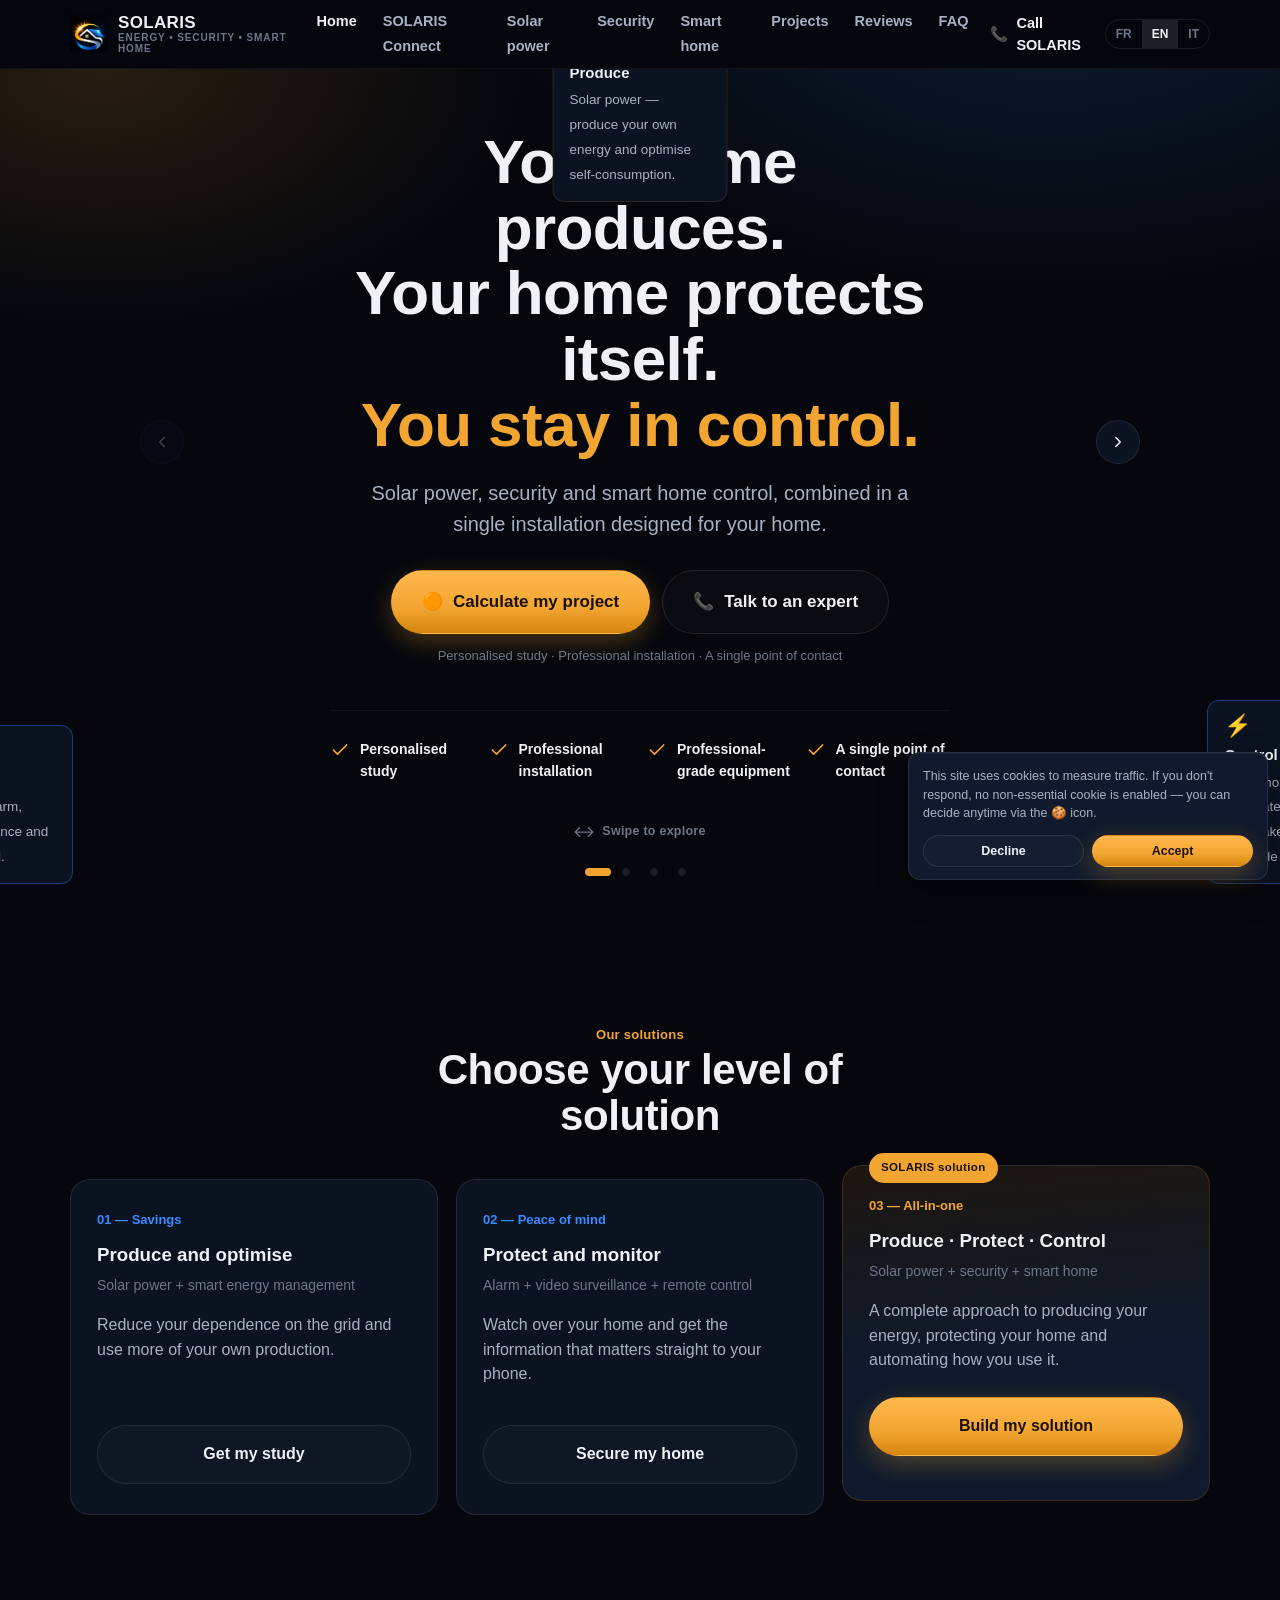
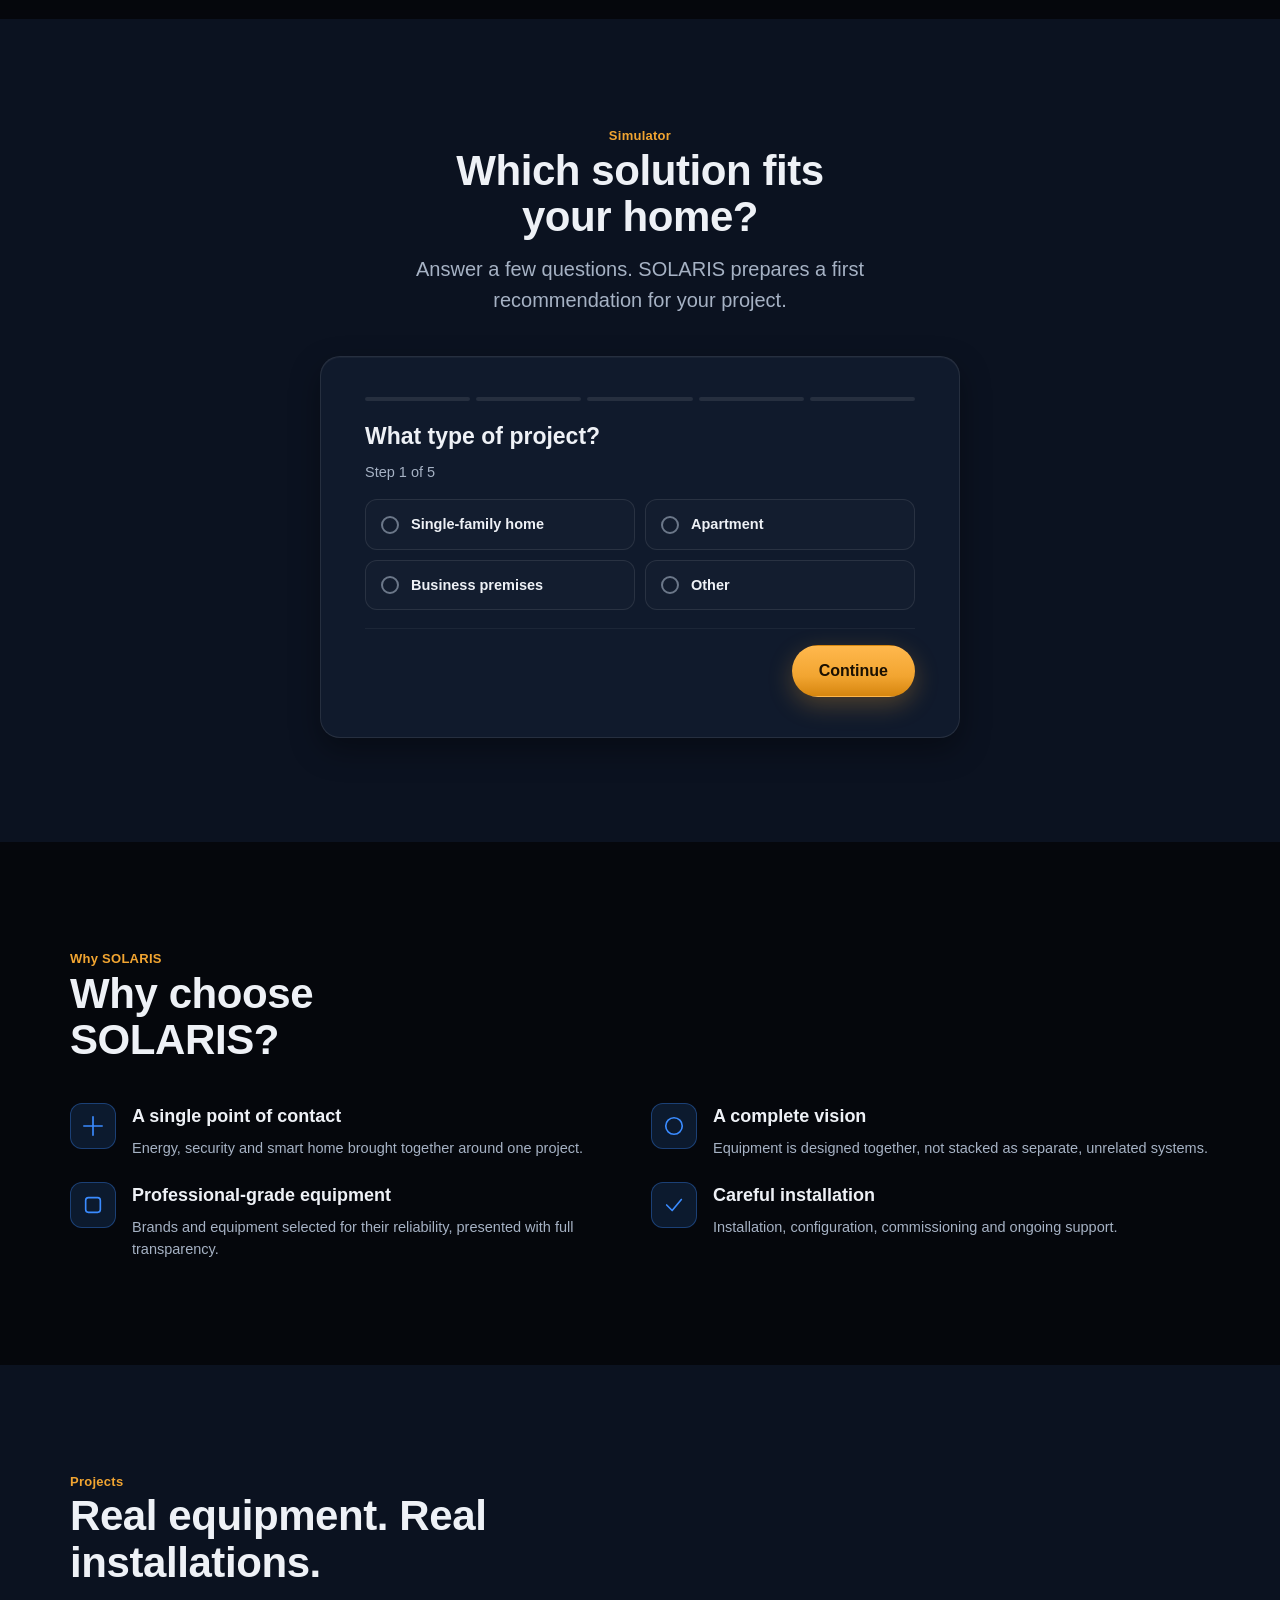
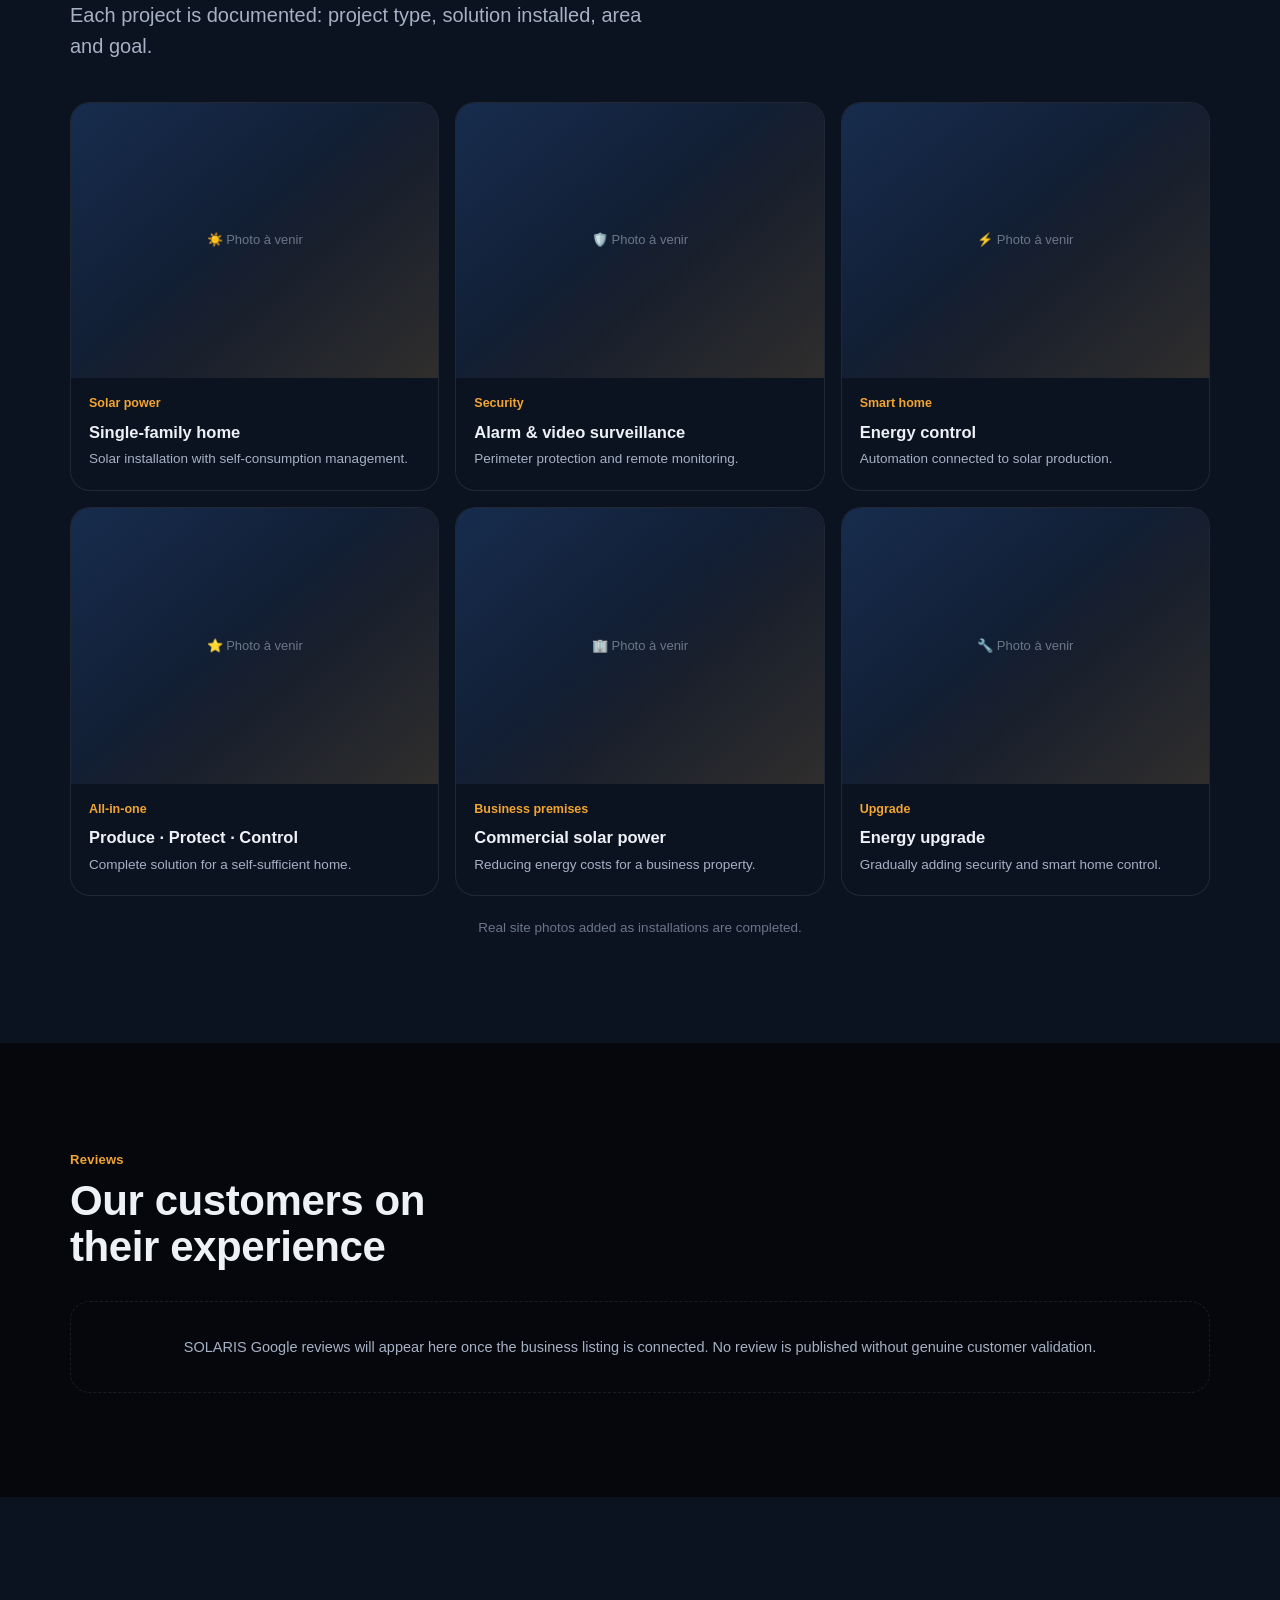
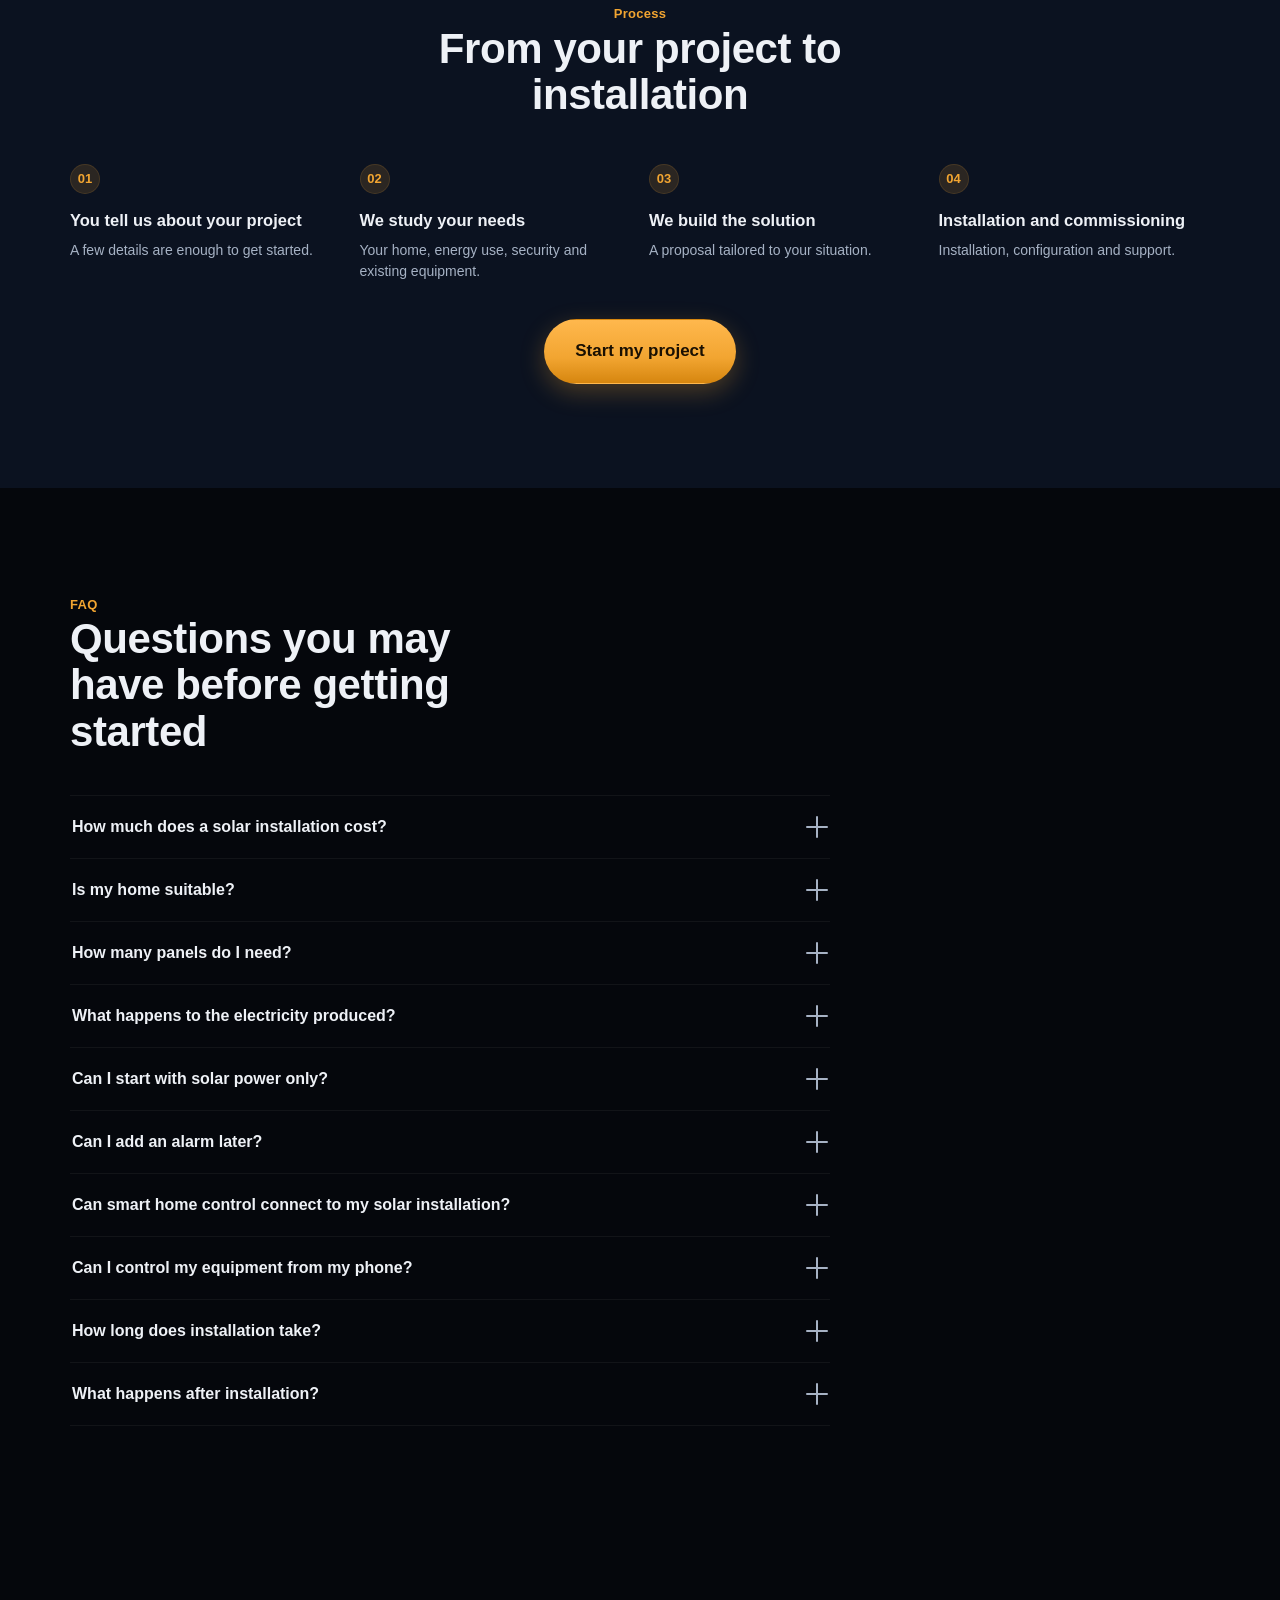
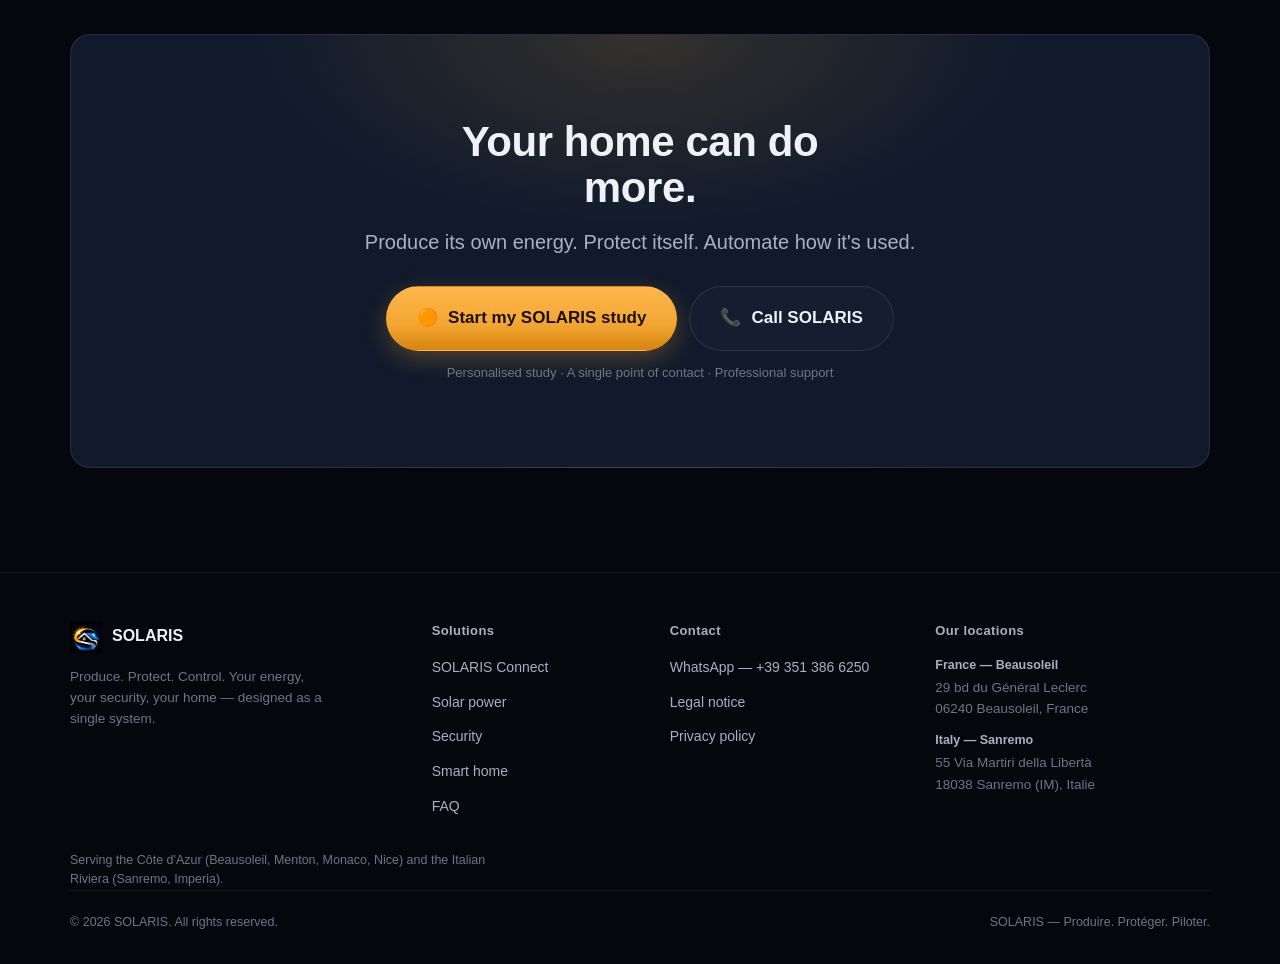
<file: index.html>
<!DOCTYPE html>
<html lang="fr">
<head>
<meta charset="UTF-8">
<meta name="viewport" content="width=device-width, initial-scale=1, viewport-fit=cover">
<title>SOLARIS — Photovoltaïque, sécurité et domotique | Côte d'Azur & Riviera</title>
<meta name="description" content="SOLARIS installe photovoltaïque, alarme, vidéosurveillance et domotique sur la Côte d'Azur (Beausoleil, Menton, Monaco, Nice) et la Riviera ligure (Sanremo, Imperia). Étude personnalisée, un seul interlocuteur.">
<meta name="robots" content="index, follow">
<meta name="theme-color" content="#05070c">
<link rel="icon" href="assets/img/favicon-32.png" sizes="32x32">
<link rel="icon" href="assets/img/favicon-192.png" sizes="192x192">
<link rel="apple-touch-icon" href="assets/img/apple-touch-icon.png">
<link rel="manifest" href="manifest.json">
<link rel="canonical" href="https://maxmcneil.github.io/solaris/">
<meta property="og:title" content="SOLARIS — Produire. Protéger. Piloter.">
<meta property="og:description" content="Photovoltaïque, sécurité et domotique réunis dans une seule installation pensée pour votre habitat, sur la Côte d'Azur et la Riviera ligure.">
<meta property="og:type" content="website">
<meta property="og:image" content="assets/img/logo-full.webp">
<meta property="og:locale" content="fr_FR">
<meta property="og:locale:alternate" content="en_US">
<meta property="og:locale:alternate" content="it_IT">
<link rel="stylesheet" href="assets/css/style.css">
<script type="application/ld+json">
{
  "@context": "https://schema.org",
  "@graph": [
    {
      "@type": "HomeAndConstructionBusiness",
      "@id": "https://maxmcneil.github.io/solaris/#fr",
      "name": "SOLARIS",
      "image": "https://maxmcneil.github.io/solaris/assets/img/logo-full.webp",
      "url": "https://maxmcneil.github.io/solaris/",
      "description": "Installation photovoltaïque, sécurité et domotique pour l'habitat sur la Côte d'Azur.",
      "telephone": "+393513866250",
      "address": {
        "@type": "PostalAddress",
        "streetAddress": "29 boulevard du Général Leclerc",
        "addressLocality": "Beausoleil",
        "postalCode": "06240",
        "addressCountry": "FR"
      },
      "areaServed": ["Beausoleil", "Menton", "Monaco", "Nice", "Roquebrune-Cap-Martin", "Côte d'Azur", "Alpes-Maritimes"]
    },
    {
      "@type": "HomeAndConstructionBusiness",
      "@id": "https://maxmcneil.github.io/solaris/#it",
      "name": "SOLARIS",
      "image": "https://maxmcneil.github.io/solaris/assets/img/logo-full.webp",
      "url": "https://maxmcneil.github.io/solaris/",
      "description": "Impianti fotovoltaici, sicurezza e domotica per la casa sulla Riviera ligure.",
      "telephone": "+393513866250",
      "address": {
        "@type": "PostalAddress",
        "streetAddress": "55 Via Martiri della Libertà",
        "addressLocality": "Sanremo",
        "addressRegion": "IM",
        "postalCode": "18038",
        "addressCountry": "IT"
      },
      "areaServed": ["Sanremo", "Imperia", "Ventimiglia", "Riviera ligure"]
    }
  ]
}
</script>
</head>
<body class="has-mobile-bar" data-page-title="meta.title" data-page-desc="meta.desc">

<header class="site-header">
  <div class="container bar">
    <a href="index.html" class="brand">
      <img src="assets/img/logo-emblem.webp" alt="SOLARIS" width="38" height="38">
      <span class="brand-text"><b>SOLARIS</b><span data-i18n="header.tagline">ÉNERGIE • SÉCURITÉ • DOMOTIQUE</span></span>
    </a>
    <nav class="main-nav" aria-label="Navigation principale">
      <ul>
        <li><a href="#objectif" data-i18n="nav.home">Accueil</a></li>
        <li><a href="connect.html" data-i18n="nav.connect">SOLARIS Connect</a></li>
        <li><a href="photovoltaique.html" data-i18n="nav.solar">Photovoltaïque</a></li>
        <li><a href="securite.html" data-i18n="nav.security">Sécurité</a></li>
        <li><a href="domotique.html" data-i18n="nav.domotic">Domotique</a></li>
        <li><a href="#realisations" data-i18n="nav.projects">Réalisations</a></li>
        <li><a href="#avis" data-i18n="nav.reviews">Avis clients</a></li>
        <li><a href="#faq" data-i18n="nav.faq">FAQ</a></li>
      </ul>
    </nav>
    <div class="header-actions">
      <a href="#" class="call-link" data-wa-call>📞 <span data-i18n="header.call">Appeler SOLARIS</span></a>
      <div class="lang-switch" role="group" aria-label="Language">
        <button type="button" data-lang="fr">FR</button>
        <button type="button" data-lang="en">EN</button>
        <button type="button" data-lang="it">IT</button>
      </div>
      <button class="menu-toggle" aria-label="Menu" aria-expanded="false">
        <svg width="18" height="18" viewBox="0 0 18 18" fill="none"><path d="M1 4H17M1 9H17M1 14H17" stroke="currentColor" stroke-width="1.6" stroke-linecap="round"/></svg>
      </button>
    </div>
  </div>
</header>

<nav class="mobile-nav" aria-label="Navigation mobile">
  <div class="mobile-nav-top">
    <button type="button" aria-label="Fermer">
      <svg width="16" height="16" viewBox="0 0 16 16" fill="none"><path d="M1 1L15 15M15 1L1 15" stroke="currentColor" stroke-width="1.6" stroke-linecap="round"/></svg>
    </button>
  </div>
  <ul>
    <li><a href="#objectif" data-i18n="nav.home">Accueil</a></li>
        <li><a href="connect.html" data-i18n="nav.connect">SOLARIS Connect</a></li>
    <li><a href="photovoltaique.html" data-i18n="nav.solar">Photovoltaïque</a></li>
    <li><a href="securite.html" data-i18n="nav.security">Sécurité</a></li>
    <li><a href="domotique.html" data-i18n="nav.domotic">Domotique</a></li>
    <li><a href="#realisations" data-i18n="nav.projects">Réalisations</a></li>
    <li><a href="#avis" data-i18n="nav.reviews">Avis clients</a></li>
    <li><a href="#faq" data-i18n="nav.faq">FAQ</a></li>
  </ul>
  <a href="#" class="call-link" data-wa-call>📞 <span data-i18n="header.call">Appeler SOLARIS</span></a>
  <a href="#simulateur" class="btn btn-gold btn-block" data-i18n="header.cta">Étudier mon projet</a>
</nav>

<main>

  <!-- INTRO CAROUSEL: Hero / Objectif / Positionnement -->
  <section class="hero intro-carousel" id="objectif">
    <div class="carousel-track" role="region" aria-roledescription="carousel" aria-label="Présentation SOLARIS" tabindex="0">

      <div class="carousel-slide">
        <div class="slide-inner">
          <h1 class="h1">
            <span data-i18n="hero.title_l1">Votre maison produit.</span><br>
            <span data-i18n="hero.title_l2">Votre maison se protège.</span><br>
            <em data-i18n="hero.title_l3">Vous gardez le contrôle.</em>
          </h1>
          <p class="lede" style="margin:18px auto 0" data-i18n="hero.lede">Photovoltaïque, sécurité et domotique réunis dans une seule installation pensée pour votre habitat.</p>

          <div class="hero-actions" style="justify-content:center">
            <a href="#simulateur" class="btn btn-gold btn-lg">🟠 <span data-i18n="hero.cta_primary">Calculer mon projet</span></a>
            <a href="#" class="btn btn-ghost btn-lg" data-wa-call>📞 <span data-i18n="hero.cta_secondary">Parler à un expert</span></a>
          </div>
          <p class="microcopy" data-i18n="hero.microcopy">Étude personnalisée · Installation professionnelle · Un seul interlocuteur</p>

          <div class="trust-strip">
            <div class="trust-item">
              <svg viewBox="0 0 24 24" fill="none"><path d="M20 6L9 17l-5-5" stroke="currentColor" stroke-width="2" stroke-linecap="round" stroke-linejoin="round"/></svg>
              <span data-i18n="trust.1">Étude personnalisée</span>
            </div>
            <div class="trust-item">
              <svg viewBox="0 0 24 24" fill="none"><path d="M20 6L9 17l-5-5" stroke="currentColor" stroke-width="2" stroke-linecap="round" stroke-linejoin="round"/></svg>
              <span data-i18n="trust.2">Installation professionnelle</span>
            </div>
            <div class="trust-item">
              <svg viewBox="0 0 24 24" fill="none"><path d="M20 6L9 17l-5-5" stroke="currentColor" stroke-width="2" stroke-linecap="round" stroke-linejoin="round"/></svg>
              <span data-i18n="trust.3">Matériel professionnel</span>
            </div>
            <div class="trust-item">
              <svg viewBox="0 0 24 24" fill="none"><path d="M20 6L9 17l-5-5" stroke="currentColor" stroke-width="2" stroke-linecap="round" stroke-linejoin="round"/></svg>
              <span data-i18n="trust.4">Un seul interlocuteur</span>
            </div>
          </div>
        </div>
      </div>

      <div class="carousel-slide carousel-slide--connect" data-duration="3500">
        <div class="slide-inner">
          <span class="connect-slide-badge" data-i18n="connect.badge">Nouveau</span>
          <div class="connect-slide-ico">📲</div>
          <h2 class="h2 center" data-i18n="connect.teaser.title">Voyez, entendez, contrôlez tout, partout.</h2>
          <p class="lede" style="margin:14px auto 22px" data-i18n="connect.teaser.text">Avec la domotique autonome SOLARIS, gardez un œil et la main sur votre maison, votre voiture et vos bureaux — de n'importe où, sans jamais dépendre du réseau électrique.</p>
          <a href="connect.html" class="btn btn-electric btn-lg">📲 <span data-i18n="connect.teaser.cta">Découvrir l'accès total</span></a>
        </div>
      </div>

      <div class="carousel-slide">
        <div class="slide-inner">
          <span class="eyebrow" data-i18n="objective.eyebrow">Votre projet</span>
          <h2 class="h2 center" data-i18n="objective.title">Qu'avez-vous envie d'améliorer ?</h2>
          <p class="lede" style="margin:14px auto 22px" data-i18n="objective.lede">Chaque habitation est différente. Commencez par nous dire ce que vous recherchez.</p>
          <div class="objective-grid">
            <div class="objective-card" data-sim-goal="bill" role="button" tabindex="0">
              <span class="ico">☀️</span>
              <h3 data-i18n="objective.card1.title">Réduire ma facture</h3>
              <p data-i18n="objective.card1.text">Je veux produire et mieux utiliser ma propre énergie.</p>
            </div>
            <div class="objective-card" data-sim-goal="secure" role="button" tabindex="0">
              <span class="ico">🛡️</span>
              <h3 data-i18n="objective.card2.title">Sécuriser mon habitation</h3>
              <p data-i18n="objective.card2.text">Je veux protéger ma maison et garder le contrôle à distance.</p>
            </div>
            <div class="objective-card" data-sim-goal="automate" role="button" tabindex="0">
              <span class="ico">⚡</span>
              <h3 data-i18n="objective.card3.title">Automatiser ma consommation</h3>
              <p data-i18n="objective.card3.text">Je veux piloter intelligemment mes équipements.</p>
            </div>
            <div class="objective-card" data-sim-goal="all" role="button" tabindex="0">
              <span class="ico">⭐</span>
              <h3 data-i18n="objective.card4.title">Tout combiner</h3>
              <p data-i18n="objective.card4.text">Je veux une solution globale pour mon habitat.</p>
            </div>
          </div>
        </div>
      </div>

      <div class="carousel-slide">
        <div class="slide-inner">
          <h2 class="h2 center">
            <span data-i18n="hub.title_l1">Une seule installation.</span><br>
            <span data-i18n="hub.title_l2">Un seul interlocuteur.</span>
          </h2>
          <p class="lede" style="margin:14px auto 26px" data-i18n="hub.lede">Pourquoi multiplier les intervenants quand votre énergie, votre sécurité et votre domotique peuvent être pensées comme un seul système ?</p>
          <div class="hub-node hub-node--sun">
            <span class="ico">☀️</span>
            <div><b data-i18n="hub.sun.title">Produire</b>
            <span data-i18n="hub.sun.text">Photovoltaïque</span></div>
          </div>
          <div class="hub-node hub-node--shield">
            <span class="ico">🛡️</span>
            <div><b data-i18n="hub.shield.title">Protéger</b>
            <span data-i18n="hub.shield.text">Sécurité</span></div>
          </div>
          <div class="hub-node hub-node--bolt">
            <span class="ico">⚡</span>
            <div><b data-i18n="hub.bolt.title">Piloter</b>
            <span data-i18n="hub.bolt.text">Domotique</span></div>
          </div>
          <a href="#simulateur" class="btn btn-electric" style="margin-top:6px" data-i18n="header.cta">Étudier mon projet</a>
        </div>
      </div>

    </div>

    <button type="button" class="carousel-arrow carousel-arrow--prev" aria-label="Précédent">
      <svg width="18" height="18" viewBox="0 0 24 24" fill="none"><path d="M15 18l-6-6 6-6" stroke="currentColor" stroke-width="2" stroke-linecap="round" stroke-linejoin="round"/></svg>
    </button>
    <button type="button" class="carousel-arrow carousel-arrow--next" aria-label="Suivant">
      <svg width="18" height="18" viewBox="0 0 24 24" fill="none"><path d="M9 18l6-6-6-6" stroke="currentColor" stroke-width="2" stroke-linecap="round" stroke-linejoin="round"/></svg>
    </button>

    <div class="carousel-hint" aria-hidden="true">
      <svg width="20" height="14" viewBox="0 0 32 22" fill="none"><path d="M2 11h28M2 11l7-7M2 11l7 7M30 11l-7-7M30 11l-7 7" stroke="currentColor" stroke-width="2" stroke-linecap="round" stroke-linejoin="round"/></svg>
      <span data-i18n="carousel.hint">Faites glisser pour découvrir</span>
    </div>

    <div class="carousel-dots" role="tablist" aria-label="Diapositives">
      <button type="button" class="carousel-dot" role="tab" aria-label="1"></button>
      <button type="button" class="carousel-dot" role="tab" aria-label="2"></button>
      <button type="button" class="carousel-dot" role="tab" aria-label="3"></button>
      <button type="button" class="carousel-dot" role="tab" aria-label="4"></button>
    </div>
  </section>

  <!-- OFFERS -->
  <section class="section">
    <div class="container">
      <div class="section-head center">
        <span class="eyebrow" data-i18n="offers.eyebrow">Nos solutions</span>
        <h2 class="h2 center" data-i18n="offers.title">Choisissez votre niveau de solution</h2>
      </div>
      <div class="offers">
        <div class="offer">
          <span class="tag" data-i18n="offer1.tag">01 — Économie</span>
          <h3 data-i18n="offer1.title">Produire et optimiser</h3>
          <p class="offer-sub" data-i18n="offer1.sub">Photovoltaïque + gestion intelligente de l'énergie</p>
          <p class="benefit" data-i18n="offer1.benefit">Réduire votre dépendance au réseau et augmenter l'utilisation de votre propre production.</p>
          <a href="#simulateur" class="btn btn-ghost" data-i18n="offer1.cta">Étudier mon projet</a>
        </div>
        <div class="offer">
          <span class="tag" data-i18n="offer2.tag">02 — Sérénité</span>
          <h3 data-i18n="offer2.title">Protéger et surveiller</h3>
          <p class="offer-sub" data-i18n="offer2.sub">Alarme + vidéosurveillance + contrôle à distance</p>
          <p class="benefit" data-i18n="offer2.benefit">Surveiller votre habitation et recevoir les informations importantes directement sur votre smartphone.</p>
          <a href="#simulateur" class="btn btn-ghost" data-i18n="offer2.cta">Sécuriser mon habitation</a>
        </div>
        <div class="offer offer--featured">
          <span class="offer-badge" data-i18n="offer3.badge">Solution SOLARIS</span>
          <span class="tag" data-i18n="offer3.tag">03 — Intégral</span>
          <h3 data-i18n="offer3.title">Produire · Protéger · Piloter</h3>
          <p class="offer-sub" data-i18n="offer3.sub">Photovoltaïque + sécurité + domotique</p>
          <p class="benefit" data-i18n="offer3.benefit">Une approche globale pour produire votre énergie, protéger votre habitation et automatiser vos usages.</p>
          <a href="#simulateur" class="btn btn-gold" data-i18n="offer3.cta">Construire ma solution</a>
        </div>
      </div>
    </div>
  </section>

  <!-- SIMULATOR -->
  <section class="section section--raised">
    <div class="container">
      <div class="section-head center">
        <span class="eyebrow" data-i18n="sim.eyebrow">Simulateur</span>
        <h2 class="h2 center" data-i18n="sim.title">Quelle solution pour votre habitation ?</h2>
        <p class="lede" style="margin:14px auto 0" data-i18n="sim.lede">Répondez à quelques questions. SOLARIS prépare une première orientation adaptée à votre projet.</p>
      </div>

      <div class="simulator" id="simulateur" style="max-width:640px;margin:0 auto;">
        <div class="sim-progress">
          <i></i><i></i><i></i><i></i><i></i>
        </div>

        <div class="sim-step is-active" data-step="0">
          <h3 data-i18n="sim.s1.title">Quel type de projet ?</h3>
          <p class="step-sub" data-i18n="sim.s1.sub">Étape 1 sur 5</p>
          <div class="choice-grid" data-field="type" role="radiogroup">
            <div class="choice" data-value="individual" role="radio" tabindex="0" aria-checked="false"><span class="dot"></span><span data-i18n="sim.s1.o1">Maison individuelle</span></div>
            <div class="choice" data-value="apartment" role="radio" tabindex="0" aria-checked="false"><span class="dot"></span><span data-i18n="sim.s1.o2">Appartement</span></div>
            <div class="choice" data-value="business" role="radio" tabindex="0" aria-checked="false"><span class="dot"></span><span data-i18n="sim.s1.o3">Local professionnel</span></div>
            <div class="choice" data-value="other" role="radio" tabindex="0" aria-checked="false"><span class="dot"></span><span data-i18n="sim.s1.o4">Autre</span></div>
          </div>
        </div>

        <div class="sim-step" data-step="1">
          <h3 data-i18n="sim.s2.title">Quel est votre objectif ?</h3>
          <p class="step-sub" data-i18n="sim.s2.sub">Étape 2 sur 5</p>
          <div class="choice-grid" data-field="goal" role="radiogroup">
            <div class="choice" data-value="bill" role="radio" tabindex="0" aria-checked="false"><span class="dot"></span><span data-i18n="sim.s2.o1">Réduire ma facture</span></div>
            <div class="choice" data-value="produce" role="radio" tabindex="0" aria-checked="false"><span class="dot"></span><span data-i18n="sim.s2.o2">Produire ma propre énergie</span></div>
            <div class="choice" data-value="secure" role="radio" tabindex="0" aria-checked="false"><span class="dot"></span><span data-i18n="sim.s2.o3">Sécuriser mon habitation</span></div>
            <div class="choice" data-value="automate" role="radio" tabindex="0" aria-checked="false"><span class="dot"></span><span data-i18n="sim.s2.o4">Automatiser mes équipements</span></div>
            <div class="choice" data-value="all" role="radio" tabindex="0" aria-checked="false"><span class="dot"></span><span data-i18n="sim.s2.o5">Solution complète</span></div>
          </div>
        </div>

        <div class="sim-step" data-step="2">
          <h3 data-i18n="sim.s3.title">Quel est votre niveau de consommation ?</h3>
          <p class="step-sub" data-i18n="sim.s3.sub">Étape 3 sur 5</p>
          <div class="choice-grid" data-field="budget" role="radiogroup">
            <div class="choice" data-value="low" role="radio" tabindex="0" aria-checked="false"><span class="dot"></span><span data-i18n="sim.s3.o1">Moins de 100 €/mois</span></div>
            <div class="choice" data-value="mid" role="radio" tabindex="0" aria-checked="false"><span class="dot"></span><span data-i18n="sim.s3.o2">100 à 200 €/mois</span></div>
            <div class="choice" data-value="high" role="radio" tabindex="0" aria-checked="false"><span class="dot"></span><span data-i18n="sim.s3.o3">200 à 300 €/mois</span></div>
            <div class="choice" data-value="veryhigh" role="radio" tabindex="0" aria-checked="false"><span class="dot"></span><span data-i18n="sim.s3.o4">Plus de 300 €/mois</span></div>
            <div class="choice" data-value="unknown" role="radio" tabindex="0" aria-checked="false"><span class="dot"></span><span data-i18n="sim.s3.o5">Je ne sais pas</span></div>
          </div>
        </div>

        <div class="sim-step" data-step="3">
          <h3 data-i18n="sim.s4.title">Où se situe votre projet ?</h3>
          <p class="step-sub" data-i18n="sim.s4.sub">Étape 4 sur 5</p>
          <div class="field">
            <label for="sim-address" data-i18n="sim.s4.label">Adresse du logement</label>
            <input id="sim-address" type="text" data-field="address" data-i18n-placeholder="sim.s4.placeholder" placeholder="Rue, ville, code postal" autocomplete="street-address">
          </div>
          <p class="microcopy" data-i18n="sim.s4.note" style="margin-top:0">Cette information permet d'étudier les caractéristiques du projet et, lorsque pertinent, l'ensoleillement.</p>
        </div>

        <div class="sim-step" data-step="4">
          <h3 data-i18n="sim.s5.title">Comment vous contacter ?</h3>
          <p class="step-sub" data-i18n="sim.s5.sub">Étape 5 sur 5</p>
          <div class="field-row">
            <div class="field">
              <label for="sim-fn" data-i18n="sim.s5.firstname">Prénom</label>
              <input id="sim-fn" type="text" data-field="firstname" autocomplete="given-name">
            </div>
            <div class="field">
              <label for="sim-ln" data-i18n="sim.s5.lastname">Nom</label>
              <input id="sim-ln" type="text" data-field="lastname" autocomplete="family-name">
            </div>
          </div>
          <div class="field-row">
            <div class="field">
              <label for="sim-ph" data-i18n="sim.s5.phone">Téléphone</label>
              <input id="sim-ph" type="tel" data-field="phone" autocomplete="tel">
            </div>
            <div class="field">
              <label for="sim-em" data-i18n="sim.s5.email">Email</label>
              <input id="sim-em" type="email" data-field="email" autocomplete="email">
            </div>
          </div>
          <p class="microcopy" data-i18n="sim.s5.note" style="margin-top:0">Votre demande est envoyée directement par WhatsApp à SOLARIS.</p>
        </div>

        <div class="sim-nav">
          <button type="button" class="sim-back" data-i18n="sim.nav.back">Retour</button>
          <button type="button" class="btn btn-gold sim-next" data-i18n="sim.nav.next">Continuer</button>
        </div>

        <div class="sim-success">
          <div class="ico">
            <svg width="30" height="30" viewBox="0 0 24 24" fill="none"><path d="M20 6L9 17l-5-5" stroke="currentColor" stroke-width="2.2" stroke-linecap="round" stroke-linejoin="round"/></svg>
          </div>
          <h3 data-i18n="sim.success.title">Votre demande est bien enregistrée.</h3>
          <p data-i18n="sim.success.text">Un expert SOLARIS étudie votre projet et vous contacte sur WhatsApp pour la suite.</p>
          <div class="estimate-box" style="display:none">
            <span class="estimate-label" data-i18n="sim.estimate.title">Gain annuel estimé</span>
            <div class="estimate-value"></div>
            <p class="estimate-disclaimer" data-i18n="sim.estimate.disclaimer">Estimation indicative à partir de projets comparables — le chiffre définitif sera déterminé lors de l'étude gratuite, en tenant compte de l'exposition de votre toiture.</p>
          </div>
          <div class="recap"></div>
          <div class="hero-actions" style="justify-content:center">
            <button type="button" class="btn btn-gold" data-wa-submit>🟢 <span data-i18n="sim.success.cta">Ouvrir WhatsApp</span></button>
            <button type="button" class="btn btn-ghost" data-sim-retry data-i18n="sim.success.retry">Modifier ma demande</button>
          </div>
        </div>
      </div>
    </div>
  </section>

  <!-- WHY US -->
  <section class="section">
    <div class="container">
      <div class="section-head">
        <span class="eyebrow" data-i18n="why.eyebrow">Pourquoi SOLARIS</span>
        <h2 class="h2" data-i18n="why.title">Pourquoi faire appel à SOLARIS ?</h2>
      </div>
      <div class="why-grid">
        <div class="why-item">
          <div class="ico-wrap"><svg width="22" height="22" viewBox="0 0 24 24" fill="none"><path d="M12 2v20M2 12h20" stroke="currentColor" stroke-width="1.8" stroke-linecap="round"/></svg></div>
          <div><h3 data-i18n="why.item1.title">Un seul interlocuteur</h3><p data-i18n="why.item1.text">Énergie, sécurité et domotique réunies autour d'un même projet.</p></div>
        </div>
        <div class="why-item">
          <div class="ico-wrap"><svg width="22" height="22" viewBox="0 0 24 24" fill="none"><circle cx="12" cy="12" r="9" stroke="currentColor" stroke-width="1.8"/></svg></div>
          <div><h3 data-i18n="why.item2.title">Une vision globale</h3><p data-i18n="why.item2.text">Les équipements sont pensés ensemble plutôt que comme une accumulation de systèmes indépendants.</p></div>
        </div>
        <div class="why-item">
          <div class="ico-wrap"><svg width="22" height="22" viewBox="0 0 24 24" fill="none"><rect x="4" y="4" width="16" height="16" rx="3" stroke="currentColor" stroke-width="1.8"/></svg></div>
          <div><h3 data-i18n="why.item3.title">Du matériel professionnel</h3><p data-i18n="why.item3.text">Des marques et équipements sélectionnés pour leur fiabilité, présentés en toute transparence.</p></div>
        </div>
        <div class="why-item">
          <div class="ico-wrap"><svg width="22" height="22" viewBox="0 0 24 24" fill="none"><path d="M4 12l6 6L20 6" stroke="currentColor" stroke-width="1.8" stroke-linecap="round" stroke-linejoin="round"/></svg></div>
          <div><h3 data-i18n="why.item4.title">Une installation soignée</h3><p data-i18n="why.item4.text">Installation, configuration, mise en service et accompagnement.</p></div>
        </div>
      </div>
    </div>
  </section>

  <!-- REALISATIONS -->
  <section class="section section--raised" id="realisations">
    <div class="container">
      <div class="section-head">
        <span class="eyebrow" data-i18n="projects.eyebrow">Réalisations</span>
        <h2 class="h2" data-i18n="projects.title">Du matériel réel. Des installations réelles.</h2>
        <p class="lede" style="margin-top:14px" data-i18n="projects.lede">Chaque réalisation est documentée : type de projet, solution installée, zone et objectif.</p>
      </div>
      <div class="gallery">
        <div class="gallery-card"><div class="gallery-thumb">☀️ Photo à venir</div><div class="gallery-body"><span class="tag" data-i18n="projects.card1.tag">Photovoltaïque</span><h3 data-i18n="projects.card1.title">Maison individuelle</h3><p data-i18n="projects.card1.text">Installation solaire et gestion de l'autoconsommation.</p></div></div>
        <div class="gallery-card"><div class="gallery-thumb">🛡️ Photo à venir</div><div class="gallery-body"><span class="tag" data-i18n="projects.card2.tag">Sécurité</span><h3 data-i18n="projects.card2.title">Alarme & vidéosurveillance</h3><p data-i18n="projects.card2.text">Protection périmétrique et contrôle à distance.</p></div></div>
        <div class="gallery-card"><div class="gallery-thumb">⚡ Photo à venir</div><div class="gallery-body"><span class="tag" data-i18n="projects.card3.tag">Domotique</span><h3 data-i18n="projects.card3.title">Pilotage énergétique</h3><p data-i18n="projects.card3.text">Automatisation connectée à la production solaire.</p></div></div>
        <div class="gallery-card"><div class="gallery-thumb">⭐ Photo à venir</div><div class="gallery-body"><span class="tag" data-i18n="projects.card4.tag">Intégral</span><h3 data-i18n="projects.card4.title">Produire · Protéger · Piloter</h3><p data-i18n="projects.card4.text">Solution complète pour un habitat autonome.</p></div></div>
        <div class="gallery-card"><div class="gallery-thumb">🏢 Photo à venir</div><div class="gallery-body"><span class="tag" data-i18n="projects.card5.tag">Local professionnel</span><h3 data-i18n="projects.card5.title">Photovoltaïque tertiaire</h3><p data-i18n="projects.card5.text">Réduction des charges énergétiques d'un local d'activité.</p></div></div>
        <div class="gallery-card"><div class="gallery-thumb">🔧 Photo à venir</div><div class="gallery-body"><span class="tag" data-i18n="projects.card6.tag">Rénovation</span><h3 data-i18n="projects.card6.title">Mise à niveau énergétique</h3><p data-i18n="projects.card6.text">Ajout progressif de sécurité et de domotique.</p></div></div>
      </div>
      <p class="gallery-note" data-i18n="projects.note">Photos de chantier réelles ajoutées au fil des installations.</p>
    </div>
  </section>

  <!-- AVIS -->
  <section class="section" id="avis">
    <div class="container">
      <div class="reviews-head">
        <div>
          <span class="eyebrow" data-i18n="reviews.eyebrow">Avis clients</span>
          <h2 class="h2" style="margin-top:6px" data-i18n="reviews.title">Nos clients parlent de leur expérience</h2>
        </div>
      </div>
      <div class="reviews-empty">
        <p data-i18n="reviews.empty" style="margin:0">Les avis Google de SOLARIS s'afficheront ici dès que la fiche établissement sera connectée. Aucun avis n'est publié sans validation réelle du client.</p>
      </div>
    </div>
  </section>

  <!-- HOW IT WORKS -->
  <section class="section section--raised">
    <div class="container">
      <div class="section-head center">
        <span class="eyebrow" data-i18n="how.eyebrow">Étapes</span>
        <h2 class="h2 center" data-i18n="how.title">De votre projet à l'installation</h2>
      </div>
      <div class="steps">
        <div class="step"><span class="num">01</span><h3 data-i18n="how.step1.title">Vous nous parlez de votre projet</h3><p data-i18n="how.step1.text">Quelques informations suffisent pour commencer.</p></div>
        <div class="step"><span class="num">02</span><h3 data-i18n="how.step2.title">Nous étudions vos besoins</h3><p data-i18n="how.step2.text">Habitation, consommation, sécurité et équipements existants.</p></div>
        <div class="step"><span class="num">03</span><h3 data-i18n="how.step3.title">Nous construisons la solution</h3><p data-i18n="how.step3.text">Une proposition adaptée à votre situation.</p></div>
        <div class="step"><span class="num">04</span><h3 data-i18n="how.step4.title">Installation et mise en service</h3><p data-i18n="how.step4.text">Installation, configuration et accompagnement.</p></div>
      </div>
      <div style="text-align:center;margin-top:36px">
        <a href="#simulateur" class="btn btn-gold btn-lg" data-i18n="how.cta">Démarrer mon projet</a>
      </div>
    </div>
  </section>

  <!-- FAQ -->
  <section class="section" id="faq">
    <div class="container">
      <div class="section-head">
        <span class="eyebrow" data-i18n="faq.eyebrow">FAQ</span>
        <h2 class="h2" data-i18n="faq.title">Les questions que vous vous posez avant de vous lancer</h2>
      </div>
      <div class="faq">
        <div class="faq-item"><button class="faq-q"><span data-i18n="faq.q1">Combien coûte une installation photovoltaïque ?</span><span class="plus"></span></button><div class="faq-a"><p data-i18n="faq.a1">Le prix dépend de la surface disponible, de votre consommation et du matériel choisi. Chaque projet fait l'objet d'une étude avant tout chiffrage.</p></div></div>
        <div class="faq-item"><button class="faq-q"><span data-i18n="faq.q2">Mon habitation est-elle adaptée ?</span><span class="plus"></span></button><div class="faq-a"><p data-i18n="faq.a2">La plupart des toitures et des habitations peuvent accueillir une installation. Une étude permet de vérifier l'orientation, l'exposition et la faisabilité technique.</p></div></div>
        <div class="faq-item"><button class="faq-q"><span data-i18n="faq.q3">Combien de panneaux me faut-il ?</span><span class="plus"></span></button><div class="faq-a"><p data-i18n="faq.a3">Cela dépend de votre consommation actuelle et de vos objectifs. C'est précisément ce que l'étude personnalisée permet de déterminer.</p></div></div>
        <div class="faq-item"><button class="faq-q"><span data-i18n="faq.q4">Que devient l'électricité produite ?</span><span class="plus"></span></button><div class="faq-a"><p data-i18n="faq.a4">Elle est utilisée en priorité par votre logement. Le surplus peut être géré selon la configuration retenue avec vous.</p></div></div>
        <div class="faq-item"><button class="faq-q"><span data-i18n="faq.q5">Puis-je commencer uniquement par le photovoltaïque ?</span><span class="plus"></span></button><div class="faq-a"><p data-i18n="faq.a5">Oui. Chaque solution peut être installée seule ou combinée, selon votre projet et votre budget.</p></div></div>
        <div class="faq-item"><button class="faq-q"><span data-i18n="faq.q6">Puis-je ajouter une alarme plus tard ?</span><span class="plus"></span></button><div class="faq-a"><p data-i18n="faq.a6">Oui, les solutions SOLARIS sont pensées pour évoluer et se compléter dans le temps.</p></div></div>
        <div class="faq-item"><button class="faq-q"><span data-i18n="faq.q7">Puis-je connecter la domotique à mon installation solaire ?</span><span class="plus"></span></button><div class="faq-a"><p data-i18n="faq.a7">Oui, c'est justement l'intérêt de l'approche SOLARIS : piloter vos équipements selon l'énergie disponible.</p></div></div>
        <div class="faq-item"><button class="faq-q"><span data-i18n="faq.q8">Puis-je contrôler mes équipements depuis mon smartphone ?</span><span class="plus"></span></button><div class="faq-a"><p data-i18n="faq.a8">Oui, la supervision et le pilotage à distance font partie des solutions proposées.</p></div></div>
        <div class="faq-item"><button class="faq-q"><span data-i18n="faq.q9">Combien de temps dure l'installation ?</span><span class="plus"></span></button><div class="faq-a"><p data-i18n="faq.a9">La durée varie selon la solution choisie et la complexité du chantier. Un planning précis vous est communiqué après l'étude.</p></div></div>
        <div class="faq-item"><button class="faq-q"><span data-i18n="faq.q10">Que se passe-t-il après l'installation ?</span><span class="plus"></span></button><div class="faq-a"><p data-i18n="faq.a10">SOLARIS reste votre interlocuteur pour la configuration, les réglages et le suivi de votre installation.</p></div></div>
      </div>
    </div>
  </section>

  <!-- FINAL CTA -->
  <section class="section">
    <div class="container">
      <div class="final-cta">
        <h2 class="h2 center" data-i18n="final.title_l1">Votre maison peut faire plus.</h2>
        <p class="lede" style="margin:16px auto 0" data-i18n="final.lede">Produire son énergie. Se protéger. Automatiser ses usages.</p>
        <div class="final-cta-actions" style="margin-top:28px">
          <a href="#simulateur" class="btn btn-gold btn-lg">🟠 <span data-i18n="final.cta">Démarrer mon étude SOLARIS</span></a>
          <a href="#" class="btn btn-ghost btn-lg" data-wa-call>📞 <span data-i18n="final.call">Appeler SOLARIS</span></a>
        </div>
        <p class="microcopy" data-i18n="final.microcopy">Étude personnalisée · Un seul interlocuteur · Accompagnement professionnel</p>
      </div>
    </div>
  </section>

</main>

<footer class="site-footer">
  <div class="container">
    <div class="footer-grid">
      <div class="footer-col">
        <div class="footer-brand"><img src="assets/img/logo-emblem.webp" alt=""><b>SOLARIS</b></div>
        <p data-i18n="footer.tagline">Produire. Protéger. Piloter. Votre énergie, votre sécurité, votre maison — pensées comme un seul système.</p>
      </div>
      <div class="footer-col">
        <h4 data-i18n="footer.col_pages">Solutions</h4>
        <ul>
          <li><a href="connect.html" data-i18n="nav.connect">SOLARIS Connect</a></li>
          <li><a href="photovoltaique.html" data-i18n="nav.solar">Photovoltaïque</a></li>
          <li><a href="securite.html" data-i18n="nav.security">Sécurité</a></li>
          <li><a href="domotique.html" data-i18n="nav.domotic">Domotique</a></li>
          <li><a href="#faq" data-i18n="nav.faq">FAQ</a></li>
        </ul>
      </div>
      <div class="footer-col">
        <h4 data-i18n="footer.col_contact">Contact</h4>
        <ul>
          <li><a href="#" data-wa-call>WhatsApp — +39 351 386 6250</a></li>
          <li><a href="mentions-legales.html" data-i18n="footer.legal1">Mentions légales</a></li>
          <li><a href="confidentialite.html" data-i18n="footer.legal2">Politique de confidentialité</a></li>
        </ul>
      </div>
      <div class="footer-col">
        <h4 data-i18n="contact.addresses_title">Nos adresses</h4>
        <address>
          <b data-i18n="contact.address_fr_label">France — Beausoleil</b>
          29 bd du Général Leclerc<br>06240 Beausoleil, France
        </address>
        <address>
          <b data-i18n="contact.address_it_label">Italie — Sanremo</b>
          55 Via Martiri della Libertà<br>18038 Sanremo (IM), Italie
        </address>
      </div>
    </div>
    <p class="footer-areas" data-i18n="footer.areas">Intervention sur la Côte d'Azur (Beausoleil, Menton, Monaco, Nice) et la Riviera ligure (Sanremo, Imperia).</p>
    <div class="footer-bottom">
      <span data-i18n="footer.rights">© SOLARIS</span>
      <span>SOLARIS — Produire. Protéger. Piloter.</span>
    </div>
  </div>
</footer>

<div class="mobile-cta-bar">
  <a href="#" class="btn btn-ghost" data-wa-call>📞 <span data-i18n="mobile.call">Appeler</span></a>
  <a href="#simulateur" class="btn btn-gold">🟠 <span data-i18n="mobile.cta">Mon étude</span></a>
</div>

<div class="cookie-bar" role="dialog" aria-label="Cookies">
  <p data-i18n="cookie.text">Ce site utilise des cookies pour mesurer son audience et améliorer votre navigation. Consultez notre politique de confidentialité.</p>
  <div class="cookie-actions">
    <button type="button" class="btn btn-ghost" data-cookie="declined" data-i18n="cookie.decline">Refuser</button>
    <button type="button" class="btn btn-gold" data-cookie="accepted" data-i18n="cookie.accept">Accepter</button>
  </div>
</div>
<button type="button" class="cookie-reopen" aria-label="Gérer les cookies" data-i18n-aria="cookie.manage" title="Cookies">🍪</button>

<script src="assets/js/i18n.js"></script>
<script src="assets/js/main.js"></script>
</body>
</html>
</file>
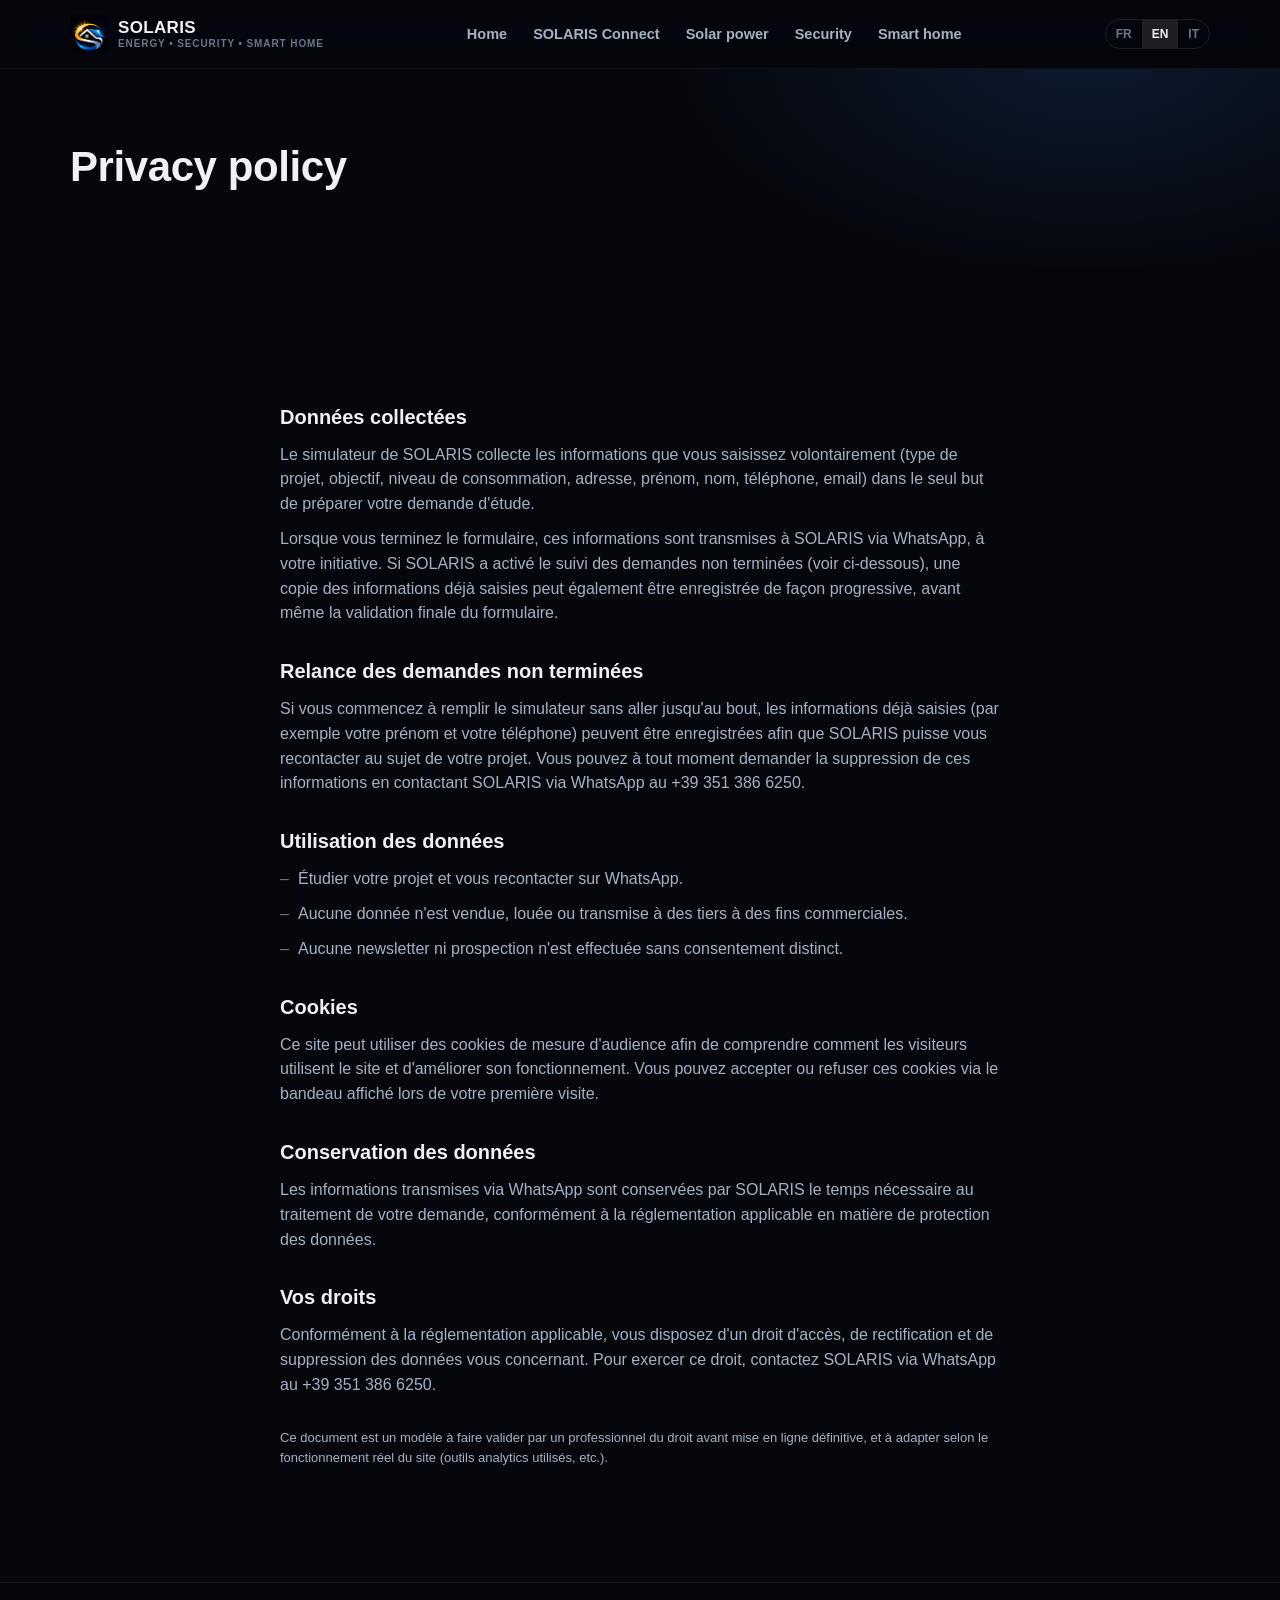
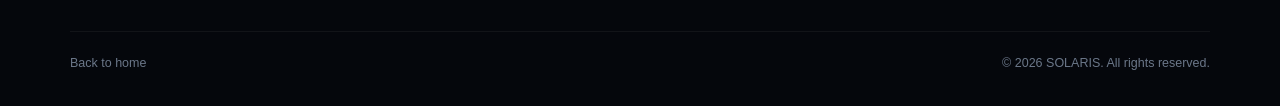
<file: confidentialite.html>
<!DOCTYPE html>
<html lang="fr">
<head>
<meta charset="UTF-8">
<meta name="viewport" content="width=device-width, initial-scale=1, viewport-fit=cover">
<title>Politique de confidentialité — SOLARIS</title>
<meta name="description" content="Politique de confidentialité et gestion des données du site SOLARIS.">
<meta name="robots" content="index, follow">
<meta name="theme-color" content="#05070c">
<link rel="icon" href="assets/img/favicon-32.png" sizes="32x32">
<link rel="apple-touch-icon" href="assets/img/apple-touch-icon.png">
<link rel="manifest" href="manifest.json">
<link rel="canonical" href="https://maxmcneil.github.io/solaris/confidentialite.html">
<meta property="og:locale" content="fr_FR">
<meta property="og:locale:alternate" content="en_US">
<meta property="og:locale:alternate" content="it_IT">
<link rel="stylesheet" href="assets/css/style.css">
</head>
<body class="has-mobile-bar" data-page-title="privacy.meta_title" data-page-desc="meta.desc">

<header class="site-header">
  <div class="container bar">
    <a href="index.html" class="brand">
      <img src="assets/img/logo-emblem.webp" alt="SOLARIS" width="38" height="38">
      <span class="brand-text"><b>SOLARIS</b><span data-i18n="header.tagline">ÉNERGIE • SÉCURITÉ • DOMOTIQUE</span></span>
    </a>
    <nav class="main-nav" aria-label="Navigation principale">
      <ul>
        <li><a href="index.html" data-i18n="nav.home">Accueil</a></li>
        <li><a href="connect.html" data-i18n="nav.connect">SOLARIS Connect</a></li>
        <li><a href="photovoltaique.html" data-i18n="nav.solar">Photovoltaïque</a></li>
        <li><a href="securite.html" data-i18n="nav.security">Sécurité</a></li>
        <li><a href="domotique.html" data-i18n="nav.domotic">Domotique</a></li>
      </ul>
    </nav>
    <div class="header-actions">
      <div class="lang-switch" role="group" aria-label="Language">
        <button type="button" data-lang="fr">FR</button>
        <button type="button" data-lang="en">EN</button>
        <button type="button" data-lang="it">IT</button>
      </div>
      <button class="menu-toggle" aria-label="Menu" aria-expanded="false">
        <svg width="18" height="18" viewBox="0 0 18 18" fill="none"><path d="M1 4H17M1 9H17M1 14H17" stroke="currentColor" stroke-width="1.6" stroke-linecap="round"/></svg>
      </button>
    </div>
  </div>
</header>

<nav class="mobile-nav" aria-label="Navigation mobile">
  <div class="mobile-nav-top"><button type="button" aria-label="Fermer"><svg width="16" height="16" viewBox="0 0 16 16" fill="none"><path d="M1 1L15 15M15 1L1 15" stroke="currentColor" stroke-width="1.6" stroke-linecap="round"/></svg></button></div>
  <ul>
    <li><a href="index.html" data-i18n="nav.home">Accueil</a></li>
        <li><a href="connect.html" data-i18n="nav.connect">SOLARIS Connect</a></li>
    <li><a href="photovoltaique.html" data-i18n="nav.solar">Photovoltaïque</a></li>
    <li><a href="securite.html" data-i18n="nav.security">Sécurité</a></li>
    <li><a href="domotique.html" data-i18n="nav.domotic">Domotique</a></li>
  </ul>
</nav>

<main>
  <section class="page-hero">
    <div class="container">
      <h1 class="h1" style="font-size:clamp(28px,5vw,42px)" data-i18n="privacy.title">Politique de confidentialité</h1>
    </div>
  </section>

  <section class="section">
    <div class="container legal">
      <h2>Données collectées</h2>
      <p>Le simulateur de SOLARIS collecte les informations que vous saisissez volontairement (type de projet, objectif, niveau de consommation, adresse, prénom, nom, téléphone, email) dans le seul but de préparer votre demande d'étude.</p>
      <p>Lorsque vous terminez le formulaire, ces informations sont transmises à SOLARIS via WhatsApp, à votre initiative. Si SOLARIS a activé le suivi des demandes non terminées (voir ci-dessous), une copie des informations déjà saisies peut également être enregistrée de façon progressive, avant même la validation finale du formulaire.</p>

      <h2>Relance des demandes non terminées</h2>
      <p>Si vous commencez à remplir le simulateur sans aller jusqu'au bout, les informations déjà saisies (par exemple votre prénom et votre téléphone) peuvent être enregistrées afin que SOLARIS puisse vous recontacter au sujet de votre projet. Vous pouvez à tout moment demander la suppression de ces informations en contactant SOLARIS via WhatsApp au +39 351 386 6250.</p>

      <h2>Utilisation des données</h2>
      <ul>
        <li>Étudier votre projet et vous recontacter sur WhatsApp.</li>
        <li>Aucune donnée n'est vendue, louée ou transmise à des tiers à des fins commerciales.</li>
        <li>Aucune newsletter ni prospection n'est effectuée sans consentement distinct.</li>
      </ul>

      <h2>Cookies</h2>
      <p>Ce site peut utiliser des cookies de mesure d'audience afin de comprendre comment les visiteurs utilisent le site et d'améliorer son fonctionnement. Vous pouvez accepter ou refuser ces cookies via le bandeau affiché lors de votre première visite.</p>

      <h2>Conservation des données</h2>
      <p>Les informations transmises via WhatsApp sont conservées par SOLARIS le temps nécessaire au traitement de votre demande, conformément à la réglementation applicable en matière de protection des données.</p>

      <h2>Vos droits</h2>
      <p>Conformément à la réglementation applicable, vous disposez d'un droit d'accès, de rectification et de suppression des données vous concernant. Pour exercer ce droit, contactez SOLARIS via WhatsApp au +39 351 386 6250.</p>

      <p class="microcopy" style="margin-top:30px">Ce document est un modèle à faire valider par un professionnel du droit avant mise en ligne définitive, et à adapter selon le fonctionnement réel du site (outils analytics utilisés, etc.).</p>
    </div>
  </section>
</main>

<footer class="site-footer">
  <div class="container">
    <div class="footer-bottom">
      <a href="index.html" data-i18n="back_home">Retour à l'accueil</a>
      <span data-i18n="footer.rights">© SOLARIS</span>
    </div>
  </div>
</footer>

<script src="assets/js/i18n.js"></script>
<script src="assets/js/main.js"></script>
</body>
</html>
</file>
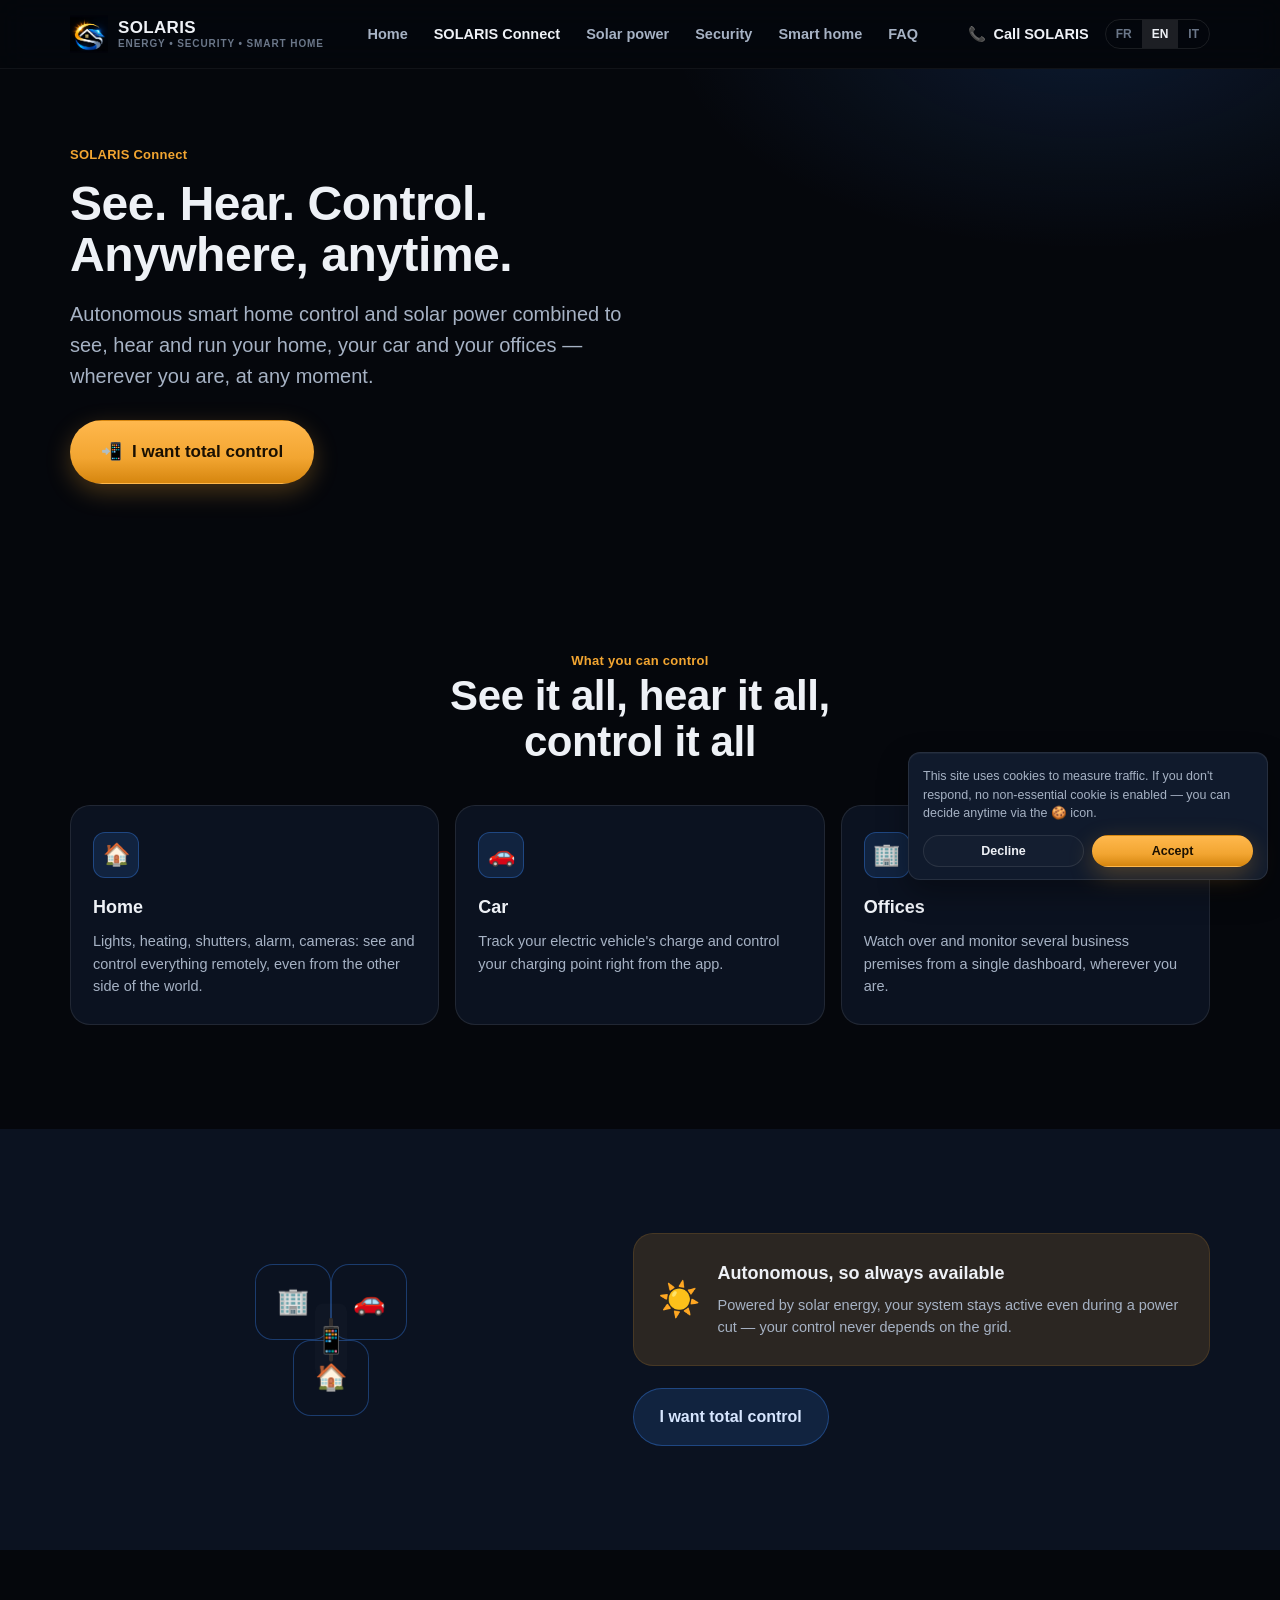
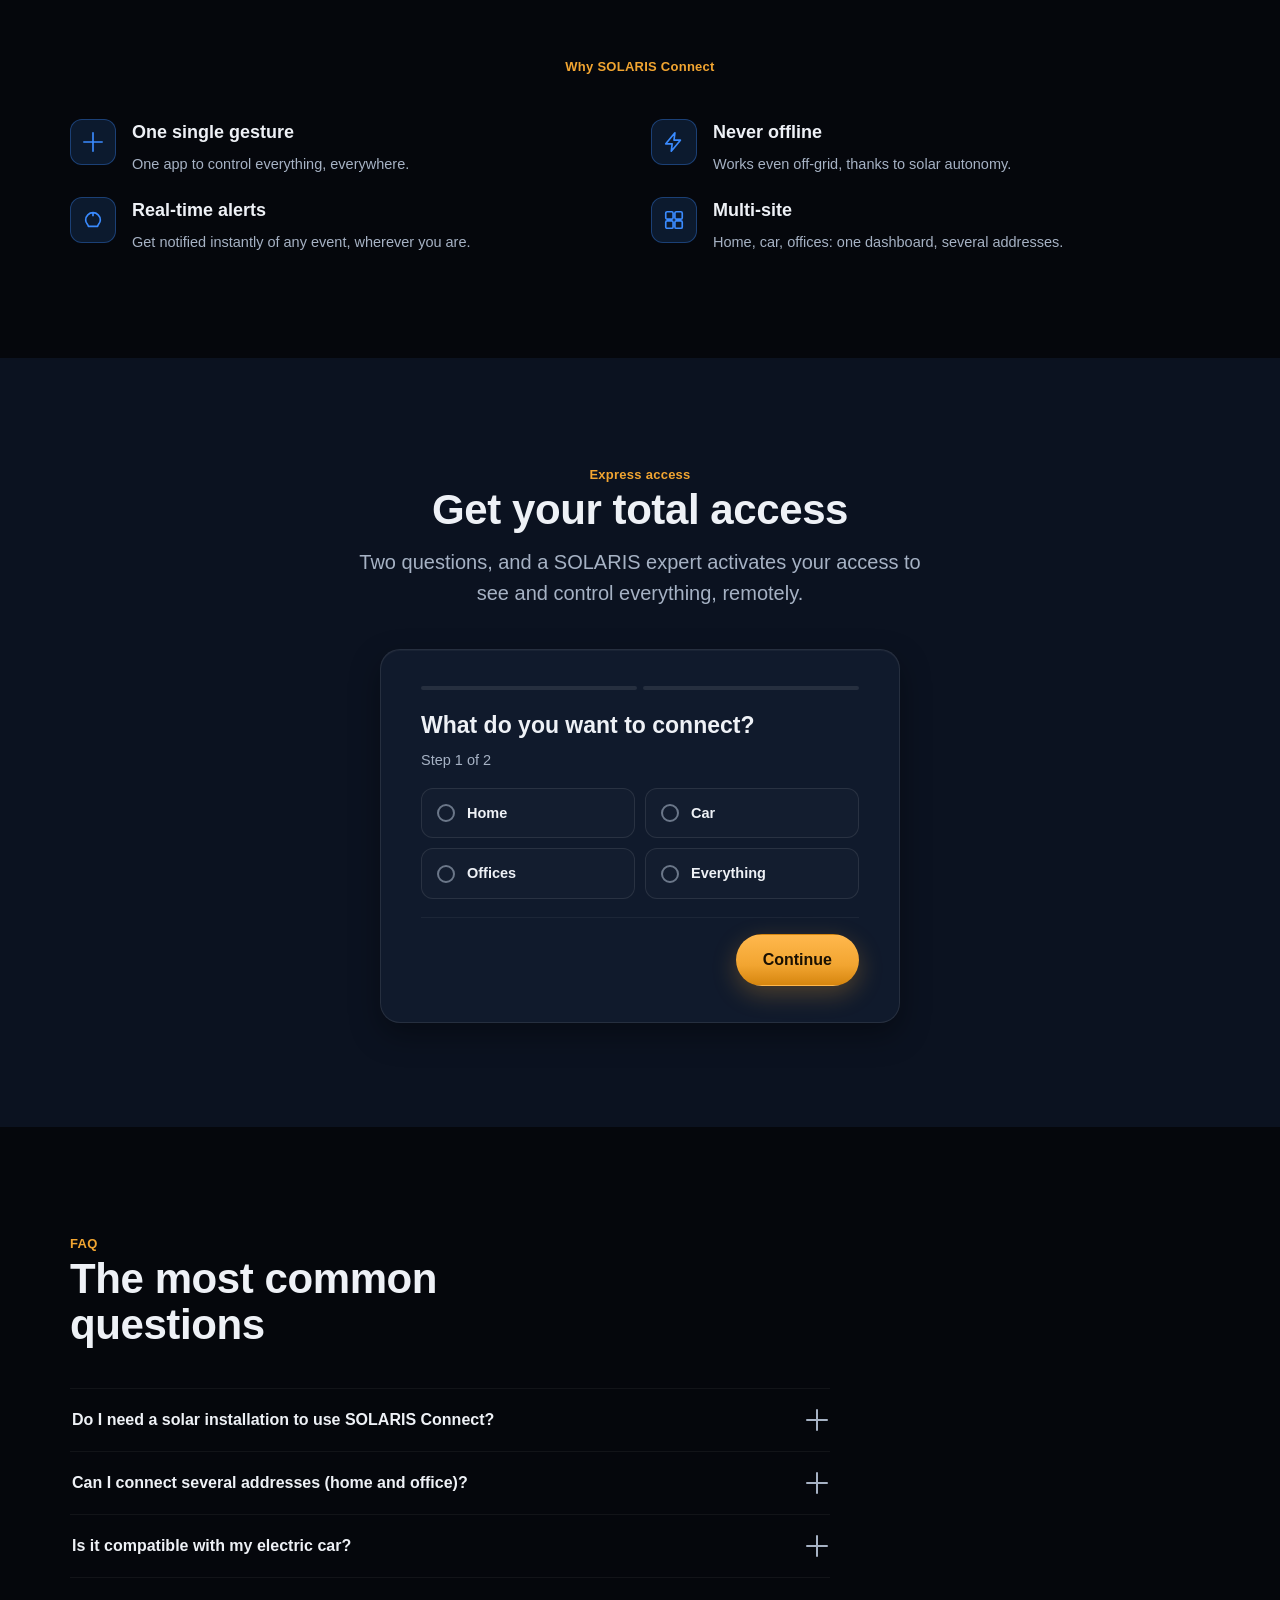
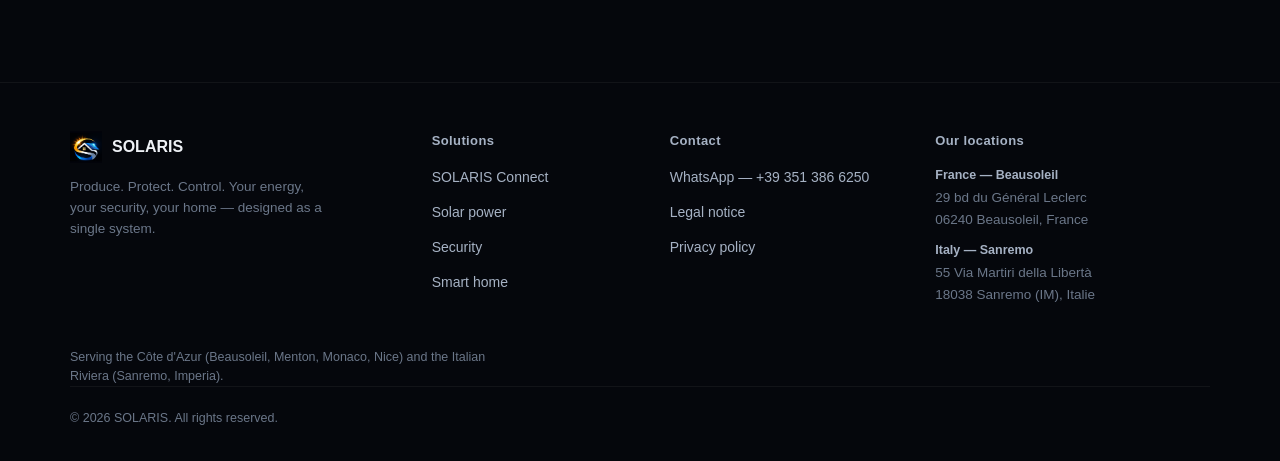
<file: connect.html>
<!DOCTYPE html>
<html lang="fr">
<head>
<meta charset="UTF-8">
<meta name="viewport" content="width=device-width, initial-scale=1, viewport-fit=cover">
<title>SOLARIS Connect — Voir, entendre et contrôler à distance</title>
<meta name="description" content="Voyez, entendez et pilotez votre maison, votre voiture et vos bureaux depuis une seule application, grâce à la domotique autonome et solaire SOLARIS.">
<meta name="robots" content="index, follow">
<meta name="theme-color" content="#05070c">
<link rel="icon" href="assets/img/favicon-32.png" sizes="32x32">
<link rel="icon" href="assets/img/favicon-192.png" sizes="192x192">
<link rel="apple-touch-icon" href="assets/img/apple-touch-icon.png">
<link rel="manifest" href="manifest.json">
<link rel="canonical" href="https://maxmcneil.github.io/solaris/connect.html">
<meta property="og:title" content="SOLARIS Connect — Voir, entendre et contrôler à distance">
<meta property="og:description" content="Maison, voiture, bureaux : voyez et contrôlez tout, partout, avec une énergie autonome.">
<meta property="og:type" content="website">
<meta property="og:image" content="assets/img/logo-full.webp">
<meta property="og:locale" content="fr_FR">
<meta property="og:locale:alternate" content="en_US">
<meta property="og:locale:alternate" content="it_IT">
<link rel="stylesheet" href="assets/css/style.css">
</head>
<body class="has-mobile-bar" data-page-title="connect.meta_title" data-page-desc="connect.meta_desc">

<header class="site-header">
  <div class="container bar">
    <a href="index.html" class="brand">
      <img src="assets/img/logo-emblem.webp" alt="SOLARIS" width="38" height="38">
      <span class="brand-text"><b>SOLARIS</b><span data-i18n="header.tagline">ÉNERGIE • SÉCURITÉ • DOMOTIQUE</span></span>
    </a>
    <nav class="main-nav" aria-label="Navigation principale">
      <ul>
        <li><a href="index.html" data-i18n="nav.home">Accueil</a></li>
        <li><a href="connect.html" class="is-active" data-i18n="nav.connect">SOLARIS Connect</a></li>
        <li><a href="photovoltaique.html" data-i18n="nav.solar">Photovoltaïque</a></li>
        <li><a href="securite.html" data-i18n="nav.security">Sécurité</a></li>
        <li><a href="domotique.html" data-i18n="nav.domotic">Domotique</a></li>
        <li><a href="index.html#faq" data-i18n="nav.faq">FAQ</a></li>
      </ul>
    </nav>
    <div class="header-actions">
      <a href="#" class="call-link" data-wa-call>📞 <span data-i18n="header.call">Appeler SOLARIS</span></a>
      <div class="lang-switch" role="group" aria-label="Language">
        <button type="button" data-lang="fr">FR</button>
        <button type="button" data-lang="en">EN</button>
        <button type="button" data-lang="it">IT</button>
      </div>
      <button class="menu-toggle" aria-label="Menu" aria-expanded="false">
        <svg width="18" height="18" viewBox="0 0 18 18" fill="none"><path d="M1 4H17M1 9H17M1 14H17" stroke="currentColor" stroke-width="1.6" stroke-linecap="round"/></svg>
      </button>
    </div>
  </div>
</header>

<nav class="mobile-nav" aria-label="Navigation mobile">
  <div class="mobile-nav-top"><button type="button" aria-label="Fermer"><svg width="16" height="16" viewBox="0 0 16 16" fill="none"><path d="M1 1L15 15M15 1L1 15" stroke="currentColor" stroke-width="1.6" stroke-linecap="round"/></svg></button></div>
  <ul>
    <li><a href="index.html" data-i18n="nav.home">Accueil</a></li>
    <li><a href="connect.html" data-i18n="nav.connect">SOLARIS Connect</a></li>
    <li><a href="photovoltaique.html" data-i18n="nav.solar">Photovoltaïque</a></li>
    <li><a href="securite.html" data-i18n="nav.security">Sécurité</a></li>
    <li><a href="domotique.html" data-i18n="nav.domotic">Domotique</a></li>
    <li><a href="index.html#faq" data-i18n="nav.faq">FAQ</a></li>
  </ul>
  <a href="#" class="call-link" data-wa-call>📞 <span data-i18n="header.call">Appeler SOLARIS</span></a>
  <a href="#connect-form" class="btn btn-gold btn-block" data-i18n="connect.cta">Je veux le contrôle total</a>
</nav>

<main>
  <section class="page-hero">
    <div class="container">
      <span class="eyebrow" data-i18n="connect.eyebrow">SOLARIS Connect</span>
      <h1 class="h1" data-i18n="connect.title">Toute votre vie, connectée. Nulle part branchée.</h1>
      <p class="lede" data-i18n="connect.lede">Domotique autonome et énergie solaire réunies pour piloter votre maison, votre voiture et vos bureaux depuis un seul et même endroit : votre poche.</p>
      <a href="#connect-form" class="btn btn-gold btn-lg">📲 <span data-i18n="connect.cta">Je veux le contrôle total</span></a>
    </div>
  </section>

  <!-- USE CASES -->
  <section class="section">
    <div class="container">
      <div class="section-head center">
        <span class="eyebrow" data-i18n="connect.uc.eyebrow">Ce que vous pouvez piloter</span>
        <h2 class="h2 center" data-i18n="connect.uc.title">Un tableau de bord, toute votre vie</h2>
      </div>
      <div class="uc-grid">
        <div class="uc-card">
          <div class="ico">🏠</div>
          <h3 data-i18n="connect.uc1.title">Maison</h3>
          <p data-i18n="connect.uc1.text">Lumières, chauffage, volets, alarme : réglez tout à distance, même à l'autre bout du monde.</p>
        </div>
        <div class="uc-card">
          <div class="ico">🚗</div>
          <h3 data-i18n="connect.uc2.title">Voiture</h3>
          <p data-i18n="connect.uc2.text">Suivez la charge de votre véhicule électrique et pilotez votre borne directement depuis l'application.</p>
        </div>
        <div class="uc-card">
          <div class="ico">🏢</div>
          <h3 data-i18n="connect.uc3.title">Bureaux</h3>
          <p data-i18n="connect.uc3.text">Supervisez plusieurs sites professionnels depuis un tableau de bord unique, où que vous soyez.</p>
        </div>
      </div>
    </div>
  </section>

  <!-- ILLUSTRATION + AUTONOMY -->
  <section class="section section--raised">
    <div class="container hub-wrap">
      <div class="connect-illustration" aria-hidden="true">
        <svg class="ci-lines" viewBox="0 0 100 100" preserveAspectRatio="none">
          <line x1="50" y1="50" x2="50" y2="10" stroke="rgba(255,255,255,0.12)" stroke-width="0.6"/>
          <line x1="50" y1="50" x2="14" y2="86" stroke="rgba(255,255,255,0.12)" stroke-width="0.6"/>
          <line x1="50" y1="50" x2="86" y2="86" stroke="rgba(255,255,255,0.12)" stroke-width="0.6"/>
        </svg>
        <div class="ci-node ci-node--house">🏠</div>
        <div class="ci-node ci-node--car">🚗</div>
        <div class="ci-node ci-node--office">🏢</div>
        <div class="ci-phone">📱</div>
      </div>
      <div class="hub-copy">
        <div class="autonomy-strip">
          <span class="ico">☀️</span>
          <div>
            <h3 data-i18n="connect.auto.title">Autonome, donc toujours disponible</h3>
            <p data-i18n="connect.auto.text">Alimenté par l'énergie solaire, votre système reste actif même en cas de coupure de courant — votre contrôle ne dépend jamais du réseau.</p>
          </div>
        </div>
        <a href="#connect-form" class="btn btn-electric" style="margin-top:22px" data-i18n="connect.cta">Je veux le contrôle total</a>
      </div>
    </div>
  </section>

  <!-- WHY -->
  <section class="section">
    <div class="container">
      <div class="section-head center">
        <span class="eyebrow" data-i18n="connect.why.eyebrow">Pourquoi SOLARIS Connect</span>
      </div>
      <div class="why-grid">
        <div class="why-item">
          <div class="ico-wrap"><svg width="22" height="22" viewBox="0 0 24 24" fill="none"><path d="M12 2v20M2 12h20" stroke="currentColor" stroke-width="1.8" stroke-linecap="round"/></svg></div>
          <div><h3 data-i18n="connect.why1.title">Un seul geste</h3><p data-i18n="connect.why1.text">Une application unique pour tout piloter, partout.</p></div>
        </div>
        <div class="why-item">
          <div class="ico-wrap"><svg width="22" height="22" viewBox="0 0 24 24" fill="none"><path d="M13 2L3 14h7l-1 8 10-12h-7l1-8z" stroke="currentColor" stroke-width="1.8" stroke-linejoin="round"/></svg></div>
          <div><h3 data-i18n="connect.why2.title">Aucune coupure</h3><p data-i18n="connect.why2.text">Fonctionne même hors réseau, grâce à l'autonomie solaire.</p></div>
        </div>
        <div class="why-item">
          <div class="ico-wrap"><svg width="22" height="22" viewBox="0 0 24 24" fill="none"><path d="M12 4v4M12 4a8 8 0 018 8c0 4-3 5-3 7H7c0-2-3-3-3-7a8 8 0 018-8z" stroke="currentColor" stroke-width="1.8" stroke-linejoin="round"/></svg></div>
          <div><h3 data-i18n="connect.why3.title">Alertes en temps réel</h3><p data-i18n="connect.why3.text">Soyez informé instantanément de tout événement, où que vous soyez.</p></div>
        </div>
        <div class="why-item">
          <div class="ico-wrap"><svg width="22" height="22" viewBox="0 0 24 24" fill="none"><rect x="3" y="3" width="8" height="8" rx="1.5" stroke="currentColor" stroke-width="1.8"/><rect x="13" y="3" width="8" height="8" rx="1.5" stroke="currentColor" stroke-width="1.8"/><rect x="3" y="13" width="8" height="8" rx="1.5" stroke="currentColor" stroke-width="1.8"/><rect x="13" y="13" width="8" height="8" rx="1.5" stroke="currentColor" stroke-width="1.8"/></svg></div>
          <div><h3 data-i18n="connect.why4.title">Multi-sites</h3><p data-i18n="connect.why4.text">Maison, voiture, bureaux : un tableau de bord, plusieurs adresses.</p></div>
        </div>
      </div>
    </div>
  </section>

  <!-- FAST FORM -->
  <section class="section section--raised" id="connect-form">
    <div class="container">
      <div class="section-head center">
        <span class="eyebrow" data-i18n="connect.form.eyebrow">Accès express</span>
        <h2 class="h2 center" data-i18n="connect.form.title">Obtenez votre accès total</h2>
        <p class="lede" style="margin:14px auto 0" data-i18n="connect.form.lede">Deux questions, et un expert SOLARIS vous recontacte pour activer votre contrôle à distance.</p>
      </div>

      <div class="fast-form">
        <div class="sim-progress"><i></i><i></i></div>

        <div class="sim-step is-active" data-step="0">
          <h3 data-i18n="connect.form.s1.title">Que voulez-vous connecter ?</h3>
          <p class="step-sub" data-i18n="connect.form.s1.sub">Étape 1 sur 2</p>
          <div class="choice-grid" data-field="target" role="radiogroup">
            <div class="choice" data-value="home" role="radio" tabindex="0" aria-checked="false"><span class="dot"></span><span data-i18n="connect.form.s1.o1">Maison</span></div>
            <div class="choice" data-value="car" role="radio" tabindex="0" aria-checked="false"><span class="dot"></span><span data-i18n="connect.form.s1.o2">Voiture</span></div>
            <div class="choice" data-value="office" role="radio" tabindex="0" aria-checked="false"><span class="dot"></span><span data-i18n="connect.form.s1.o3">Bureaux</span></div>
            <div class="choice" data-value="all" role="radio" tabindex="0" aria-checked="false"><span class="dot"></span><span data-i18n="connect.form.s1.o4">Tout</span></div>
          </div>
        </div>

        <div class="sim-step" data-step="1">
          <h3 data-i18n="connect.form.s2.title">Comment vous joindre ?</h3>
          <p class="step-sub" data-i18n="connect.form.s2.sub">Étape 2 sur 2</p>
          <div class="field">
            <label for="cf-fn" data-i18n="connect.form.firstname">Prénom</label>
            <input id="cf-fn" type="text" data-field="firstname" autocomplete="given-name">
          </div>
          <div class="field">
            <label for="cf-ph" data-i18n="connect.form.phone">Téléphone</label>
            <input id="cf-ph" type="tel" data-field="phone" autocomplete="tel">
          </div>
        </div>

        <div class="sim-nav">
          <button type="button" class="sim-back" data-i18n="connect.form.back">Retour</button>
          <button type="button" class="btn btn-gold sim-next" data-i18n="connect.form.cta">Recevoir mon accès</button>
        </div>

        <div class="sim-success">
          <div class="ico" style="width:56px;height:56px;margin:0 auto 16px;border-radius:50%;background:rgba(53,201,143,0.14);display:flex;align-items:center;justify-content:center;color:var(--ok)">
            <svg width="26" height="26" viewBox="0 0 24 24" fill="none"><path d="M20 6L9 17l-5-5" stroke="currentColor" stroke-width="2.2" stroke-linecap="round" stroke-linejoin="round"/></svg>
          </div>
          <h3 data-i18n="connect.success.title">Parfait, c'est noté !</h3>
          <p data-i18n="connect.success.text" style="color:var(--ink-dim);max-width:36ch;margin:8px auto 0">Un expert SOLARIS vous contacte rapidement sur WhatsApp pour activer votre accès total.</p>
        </div>
      </div>
    </div>
  </section>

  <!-- FAQ -->
  <section class="section">
    <div class="container">
      <div class="section-head">
        <span class="eyebrow" data-i18n="connect.faq.eyebrow">FAQ</span>
        <h2 class="h2" data-i18n="connect.faq.title">Les questions les plus fréquentes</h2>
      </div>
      <div class="faq">
        <div class="faq-item"><button class="faq-q"><span data-i18n="connect.faq.q1">Ai-je besoin d'une installation photovoltaïque pour profiter de SOLARIS Connect ?</span><span class="plus"></span></button><div class="faq-a"><p data-i18n="connect.faq.a1">Non, mais l'autonomie solaire renforce la fiabilité du système, notamment en cas de coupure de courant.</p></div></div>
        <div class="faq-item"><button class="faq-q"><span data-i18n="connect.faq.q2">Puis-je connecter plusieurs adresses (maison et bureau) ?</span><span class="plus"></span></button><div class="faq-a"><p data-i18n="connect.faq.a2">Oui, le tableau de bord SOLARIS Connect gère plusieurs sites depuis une seule application.</p></div></div>
        <div class="faq-item"><button class="faq-q"><span data-i18n="connect.faq.q3">Est-ce compatible avec ma voiture électrique ?</span><span class="plus"></span></button><div class="faq-a"><p data-i18n="connect.faq.a3">Selon votre borne de recharge, le suivi et le pilotage à distance peuvent être intégrés — nous le vérifions ensemble lors de l'étude.</p></div></div>
      </div>
    </div>
  </section>
</main>

<footer class="site-footer">
  <div class="container">
    <div class="footer-grid">
      <div class="footer-col">
        <div class="footer-brand"><img src="assets/img/logo-emblem.webp" alt=""><b>SOLARIS</b></div>
        <p data-i18n="footer.tagline">Produire. Protéger. Piloter.</p>
      </div>
      <div class="footer-col">
        <h4 data-i18n="footer.col_pages">Solutions</h4>
        <ul>
          <li><a href="connect.html" data-i18n="nav.connect">SOLARIS Connect</a></li>
          <li><a href="photovoltaique.html" data-i18n="nav.solar">Photovoltaïque</a></li>
          <li><a href="securite.html" data-i18n="nav.security">Sécurité</a></li>
          <li><a href="domotique.html" data-i18n="nav.domotic">Domotique</a></li>
        </ul>
      </div>
      <div class="footer-col">
        <h4 data-i18n="footer.col_contact">Contact</h4>
        <ul>
          <li><a href="#" data-wa-call>WhatsApp — +39 351 386 6250</a></li>
          <li><a href="mentions-legales.html" data-i18n="footer.legal1">Mentions légales</a></li>
          <li><a href="confidentialite.html" data-i18n="footer.legal2">Politique de confidentialité</a></li>
        </ul>
      </div>
      <div class="footer-col">
        <h4 data-i18n="contact.addresses_title">Nos adresses</h4>
        <address>
          <b data-i18n="contact.address_fr_label">France — Beausoleil</b>
          29 bd du Général Leclerc<br>06240 Beausoleil, France
        </address>
        <address>
          <b data-i18n="contact.address_it_label">Italie — Sanremo</b>
          55 Via Martiri della Libertà<br>18038 Sanremo (IM), Italie
        </address>
      </div>
    </div>
    <p class="footer-areas" data-i18n="footer.areas">Intervention sur la Côte d'Azur et la Riviera ligure.</p>
    <div class="footer-bottom"><span data-i18n="footer.rights">© SOLARIS</span></div>
  </div>
</footer>

<div class="mobile-cta-bar">
  <a href="#" class="btn btn-ghost" data-wa-call>📞 <span data-i18n="mobile.call">Appeler</span></a>
  <a href="#connect-form" class="btn btn-gold">📲 <span data-i18n="connect.cta">Je veux le contrôle total</span></a>
</div>

<div class="cookie-bar" role="dialog" aria-label="Cookies">
  <p data-i18n="cookie.text">Ce site utilise des cookies pour mesurer son audience.</p>
  <div class="cookie-actions">
    <button type="button" class="btn btn-ghost" data-cookie="declined" data-i18n="cookie.decline">Refuser</button>
    <button type="button" class="btn btn-gold" data-cookie="accepted" data-i18n="cookie.accept">Accepter</button>
  </div>
</div>
<button type="button" class="cookie-reopen" aria-label="Gérer les cookies" data-i18n-aria="cookie.manage" title="Cookies">🍪</button>

<script src="assets/js/i18n.js"></script>
<script src="assets/js/main.js"></script>
</body>
</html>
</file>
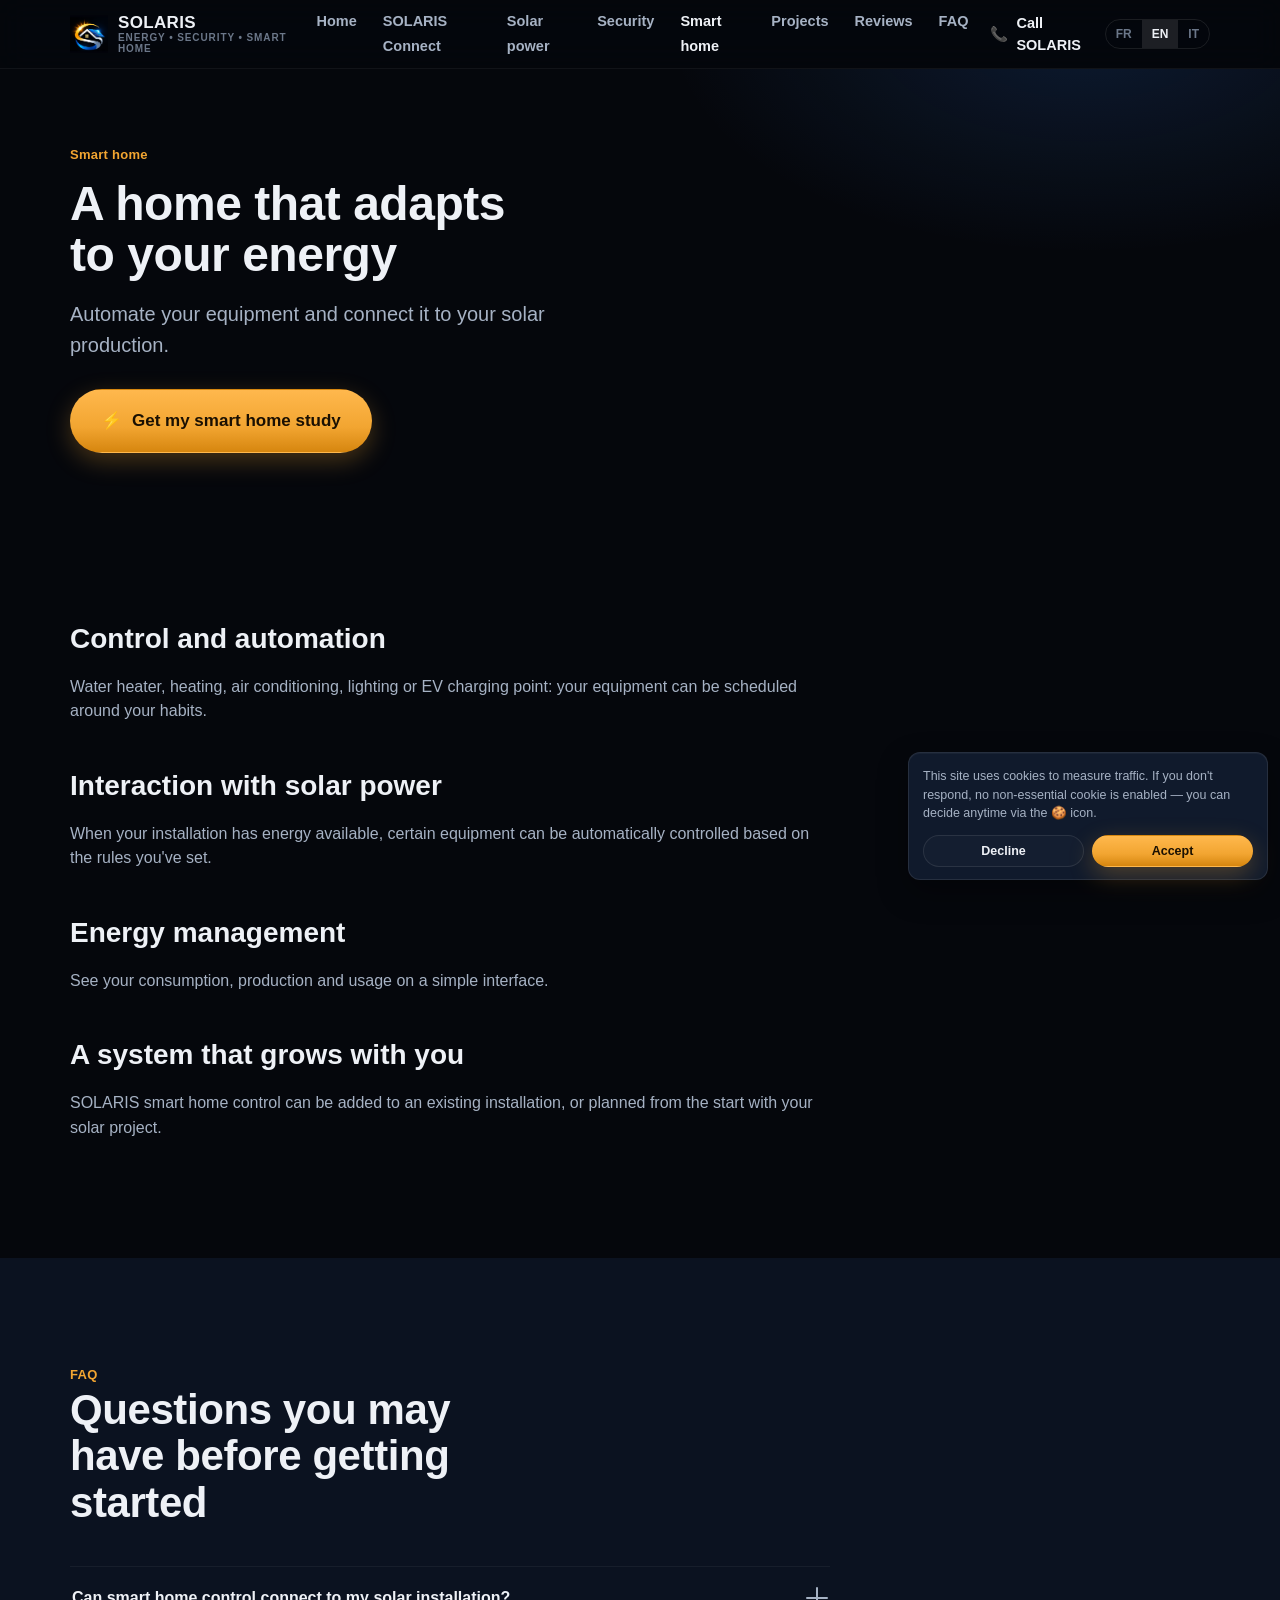
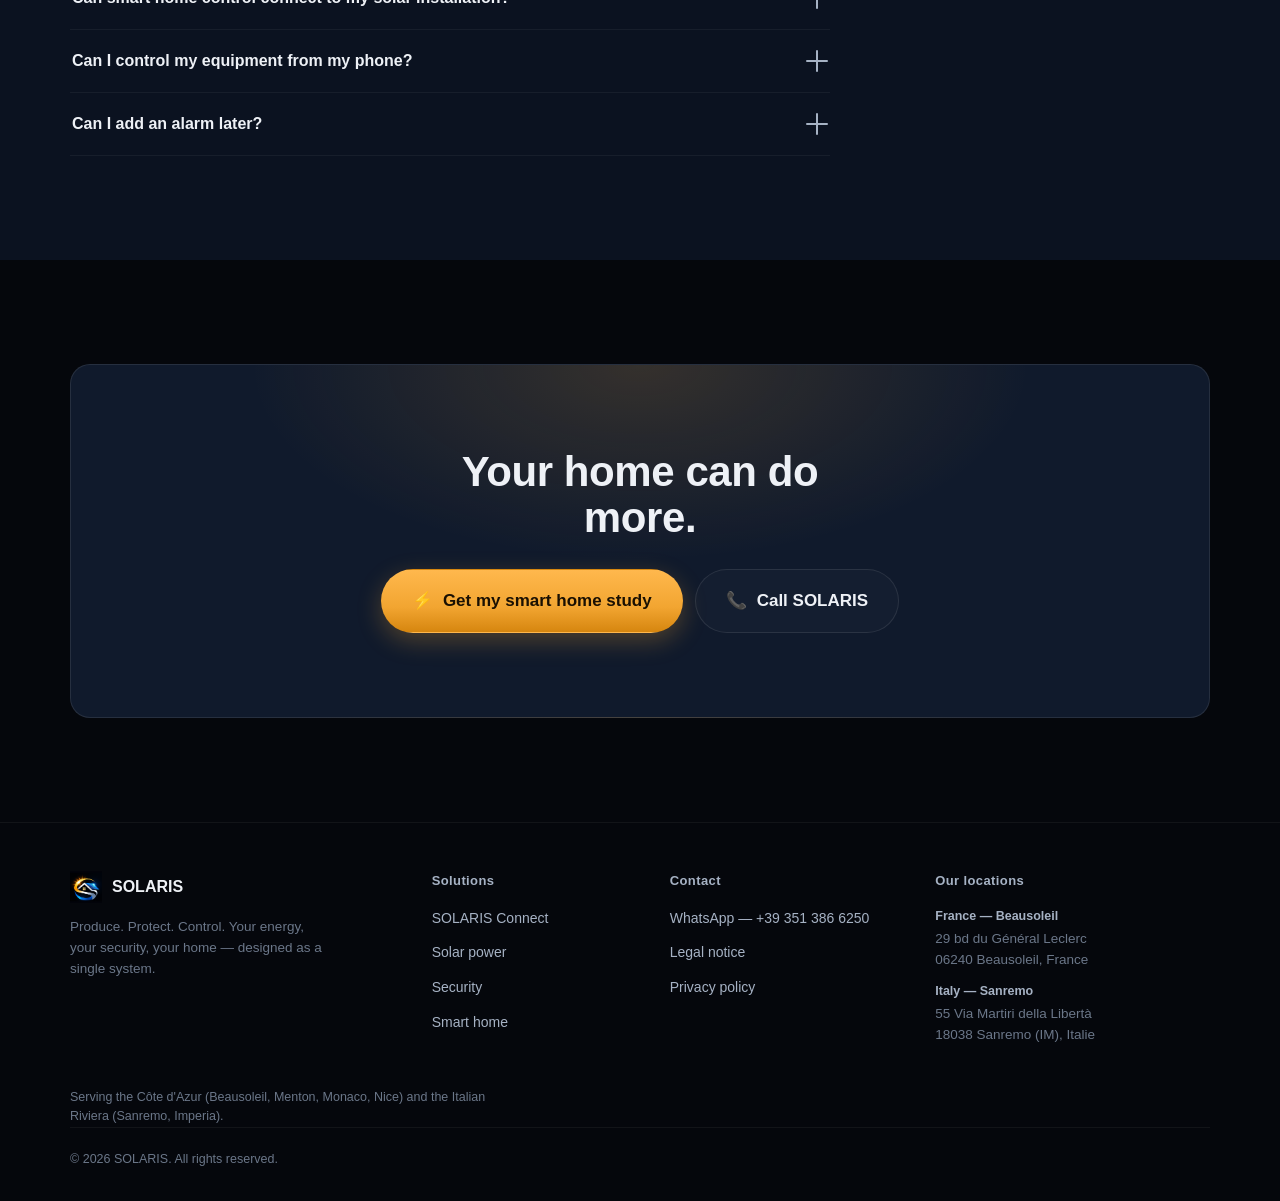
<file: domotique.html>
<!DOCTYPE html>
<html lang="fr">
<head>
<meta charset="UTF-8">
<meta name="viewport" content="width=device-width, initial-scale=1, viewport-fit=cover">
<title>Domotique — SOLARIS</title>
<meta name="description" content="Automatisez votre maison et connectez-la à votre production solaire avec la domotique SOLARIS.">
<meta name="robots" content="index, follow">
<meta name="theme-color" content="#05070c">
<link rel="icon" href="assets/img/favicon-32.png" sizes="32x32">
<link rel="icon" href="assets/img/favicon-192.png" sizes="192x192">
<link rel="apple-touch-icon" href="assets/img/apple-touch-icon.png">
<link rel="manifest" href="manifest.json">
<meta property="og:locale" content="fr_FR">
<meta property="og:locale:alternate" content="en_US">
<meta property="og:locale:alternate" content="it_IT">
<link rel="canonical" href="https://maxmcneil.github.io/solaris/domotique.html">
<link rel="stylesheet" href="assets/css/style.css">
</head>
<body class="has-mobile-bar" data-page-title="dom.meta_title" data-page-desc="dom.meta_desc">

<header class="site-header">
  <div class="container bar">
    <a href="index.html" class="brand">
      <img src="assets/img/logo-emblem.webp" alt="SOLARIS" width="38" height="38">
      <span class="brand-text"><b>SOLARIS</b><span data-i18n="header.tagline">ÉNERGIE • SÉCURITÉ • DOMOTIQUE</span></span>
    </a>
    <nav class="main-nav" aria-label="Navigation principale">
      <ul>
        <li><a href="index.html" data-i18n="nav.home">Accueil</a></li>
        <li><a href="connect.html" data-i18n="nav.connect">SOLARIS Connect</a></li>
        <li><a href="photovoltaique.html" data-i18n="nav.solar">Photovoltaïque</a></li>
        <li><a href="securite.html" data-i18n="nav.security">Sécurité</a></li>
        <li><a href="domotique.html" class="is-active" data-i18n="nav.domotic">Domotique</a></li>
        <li><a href="index.html#realisations" data-i18n="nav.projects">Réalisations</a></li>
        <li><a href="index.html#avis" data-i18n="nav.reviews">Avis clients</a></li>
        <li><a href="index.html#faq" data-i18n="nav.faq">FAQ</a></li>
      </ul>
    </nav>
    <div class="header-actions">
      <a href="#" class="call-link" data-wa-call>📞 <span data-i18n="header.call">Appeler SOLARIS</span></a>
      <div class="lang-switch" role="group" aria-label="Language">
        <button type="button" data-lang="fr">FR</button>
        <button type="button" data-lang="en">EN</button>
        <button type="button" data-lang="it">IT</button>
      </div>
      <button class="menu-toggle" aria-label="Menu" aria-expanded="false">
        <svg width="18" height="18" viewBox="0 0 18 18" fill="none"><path d="M1 4H17M1 9H17M1 14H17" stroke="currentColor" stroke-width="1.6" stroke-linecap="round"/></svg>
      </button>
    </div>
  </div>
</header>

<nav class="mobile-nav" aria-label="Navigation mobile">
  <div class="mobile-nav-top"><button type="button" aria-label="Fermer"><svg width="16" height="16" viewBox="0 0 16 16" fill="none"><path d="M1 1L15 15M15 1L1 15" stroke="currentColor" stroke-width="1.6" stroke-linecap="round"/></svg></button></div>
  <ul>
    <li><a href="index.html" data-i18n="nav.home">Accueil</a></li>
        <li><a href="connect.html" data-i18n="nav.connect">SOLARIS Connect</a></li>
    <li><a href="photovoltaique.html" data-i18n="nav.solar">Photovoltaïque</a></li>
    <li><a href="securite.html" data-i18n="nav.security">Sécurité</a></li>
    <li><a href="domotique.html" data-i18n="nav.domotic">Domotique</a></li>
    <li><a href="index.html#realisations" data-i18n="nav.projects">Réalisations</a></li>
    <li><a href="index.html#faq" data-i18n="nav.faq">FAQ</a></li>
  </ul>
  <a href="#" class="call-link" data-wa-call>📞 <span data-i18n="header.call">Appeler SOLARIS</span></a>
  <a href="index.html#simulateur" class="btn btn-gold btn-block" data-i18n="header.cta">Étudier mon projet</a>
</nav>

<main>
  <section class="page-hero">
    <div class="container">
      <span class="eyebrow" data-i18n="dom.eyebrow">Domotique</span>
      <h1 class="h1" data-i18n="dom.title">Une maison qui s'adapte à votre énergie</h1>
      <p class="lede" data-i18n="dom.lede">Automatisez vos équipements et faites-les dialoguer avec votre production solaire.</p>
      <a href="index.html#simulateur" class="btn btn-gold btn-lg">⚡ <span data-i18n="dom.cta">Étudier ma domotique</span></a>
    </div>
  </section>

  <section class="section">
    <div class="container">
      <div class="content-block">
        <h2 data-i18n="dom.s1.title">Pilotage et automatisation</h2>
        <p data-i18n="dom.s1.text">Chauffe-eau, chauffage, climatisation, éclairage ou borne de recharge : vos équipements peuvent être programmés selon vos habitudes.</p>
      </div>
      <div class="content-block">
        <h2 data-i18n="dom.s2.title">Interaction avec le photovoltaïque</h2>
        <p data-i18n="dom.s2.text">Lorsque votre installation produit de l'énergie disponible, certains équipements peuvent être automatiquement pilotés selon les règles configurées.</p>
      </div>
      <div class="content-block">
        <h2 data-i18n="dom.s3.title">Gestion de l'énergie</h2>
        <p data-i18n="dom.s3.text">Visualisez votre consommation, votre production et vos usages sur une interface simple.</p>
      </div>
      <div class="content-block">
        <h2 data-i18n="dom.s4.title">Une installation évolutive</h2>
        <p data-i18n="dom.s4.text">La domotique SOLARIS s'ajoute à une installation existante ou se pense dès le départ avec votre projet solaire.</p>
      </div>
    </div>
  </section>

  <section class="section section--raised">
    <div class="container">
      <div class="section-head">
        <span class="eyebrow" data-i18n="faq.eyebrow">FAQ</span>
        <h2 class="h2" data-i18n="faq.title">Les questions que vous vous posez avant de vous lancer</h2>
      </div>
      <div class="faq">
        <div class="faq-item"><button class="faq-q"><span data-i18n="faq.q7">Puis-je connecter la domotique à mon installation solaire ?</span><span class="plus"></span></button><div class="faq-a"><p data-i18n="faq.a7">Oui, c'est justement l'intérêt de l'approche SOLARIS : piloter vos équipements selon l'énergie disponible.</p></div></div>
        <div class="faq-item"><button class="faq-q"><span data-i18n="faq.q8">Puis-je contrôler mes équipements depuis mon smartphone ?</span><span class="plus"></span></button><div class="faq-a"><p data-i18n="faq.a8">Oui, la supervision et le pilotage à distance font partie des solutions proposées.</p></div></div>
        <div class="faq-item"><button class="faq-q"><span data-i18n="faq.q6">Puis-je ajouter une alarme plus tard ?</span><span class="plus"></span></button><div class="faq-a"><p data-i18n="faq.a6">Oui, les solutions SOLARIS sont pensées pour évoluer et se compléter dans le temps.</p></div></div>
      </div>
    </div>
  </section>

  <section class="section">
    <div class="container">
      <div class="final-cta">
        <h2 class="h2 center" data-i18n="final.title_l1">Votre maison peut faire plus.</h2>
        <div class="final-cta-actions" style="margin-top:28px">
          <a href="index.html#simulateur" class="btn btn-gold btn-lg">⚡ <span data-i18n="dom.cta">Étudier ma domotique</span></a>
          <a href="#" class="btn btn-ghost btn-lg" data-wa-call>📞 <span data-i18n="final.call">Appeler SOLARIS</span></a>
        </div>
      </div>
    </div>
  </section>
</main>

<footer class="site-footer">
  <div class="container">
    <div class="footer-grid">
      <div class="footer-col">
        <div class="footer-brand"><img src="assets/img/logo-emblem.webp" alt=""><b>SOLARIS</b></div>
        <p data-i18n="footer.tagline">Produire. Protéger. Piloter.</p>
      </div>
      <div class="footer-col">
        <h4 data-i18n="footer.col_pages">Solutions</h4>
        <ul>
          <li><a href="connect.html" data-i18n="nav.connect">SOLARIS Connect</a></li>
          <li><a href="photovoltaique.html" data-i18n="nav.solar">Photovoltaïque</a></li>
          <li><a href="securite.html" data-i18n="nav.security">Sécurité</a></li>
          <li><a href="domotique.html" data-i18n="nav.domotic">Domotique</a></li>
        </ul>
      </div>
      <div class="footer-col">
        <h4 data-i18n="footer.col_contact">Contact</h4>
        <ul>
          <li><a href="#" data-wa-call>WhatsApp — +39 351 386 6250</a></li>
          <li><a href="mentions-legales.html" data-i18n="footer.legal1">Mentions légales</a></li>
          <li><a href="confidentialite.html" data-i18n="footer.legal2">Politique de confidentialité</a></li>
        </ul>
      </div>
      <div class="footer-col">
        <h4 data-i18n="contact.addresses_title">Nos adresses</h4>
        <address>
          <b data-i18n="contact.address_fr_label">France — Beausoleil</b>
          29 bd du Général Leclerc<br>06240 Beausoleil, France
        </address>
        <address>
          <b data-i18n="contact.address_it_label">Italie — Sanremo</b>
          55 Via Martiri della Libertà<br>18038 Sanremo (IM), Italie
        </address>
      </div>
    </div>
    <p class="footer-areas" data-i18n="footer.areas">Intervention sur la Côte d'Azur (Beausoleil, Menton, Monaco, Nice) et la Riviera ligure (Sanremo, Imperia).</p>
    <div class="footer-bottom"><span data-i18n="footer.rights">© SOLARIS</span></div>
  </div>
</footer>

<div class="mobile-cta-bar">
  <a href="#" class="btn btn-ghost" data-wa-call>📞 <span data-i18n="mobile.call">Appeler</span></a>
  <a href="index.html#simulateur" class="btn btn-gold">🟠 <span data-i18n="mobile.cta">Mon étude</span></a>
</div>

<div class="cookie-bar" role="dialog" aria-label="Cookies">
  <p data-i18n="cookie.text">Ce site utilise des cookies pour mesurer son audience.</p>
  <div class="cookie-actions">
    <button type="button" class="btn btn-ghost" data-cookie="declined" data-i18n="cookie.decline">Refuser</button>
    <button type="button" class="btn btn-gold" data-cookie="accepted" data-i18n="cookie.accept">Accepter</button>
  </div>
</div>
<button type="button" class="cookie-reopen" aria-label="Gérer les cookies" data-i18n-aria="cookie.manage" title="Cookies">🍪</button>

<script src="assets/js/i18n.js"></script>
<script src="assets/js/main.js"></script>
</body>
</html>
</file>
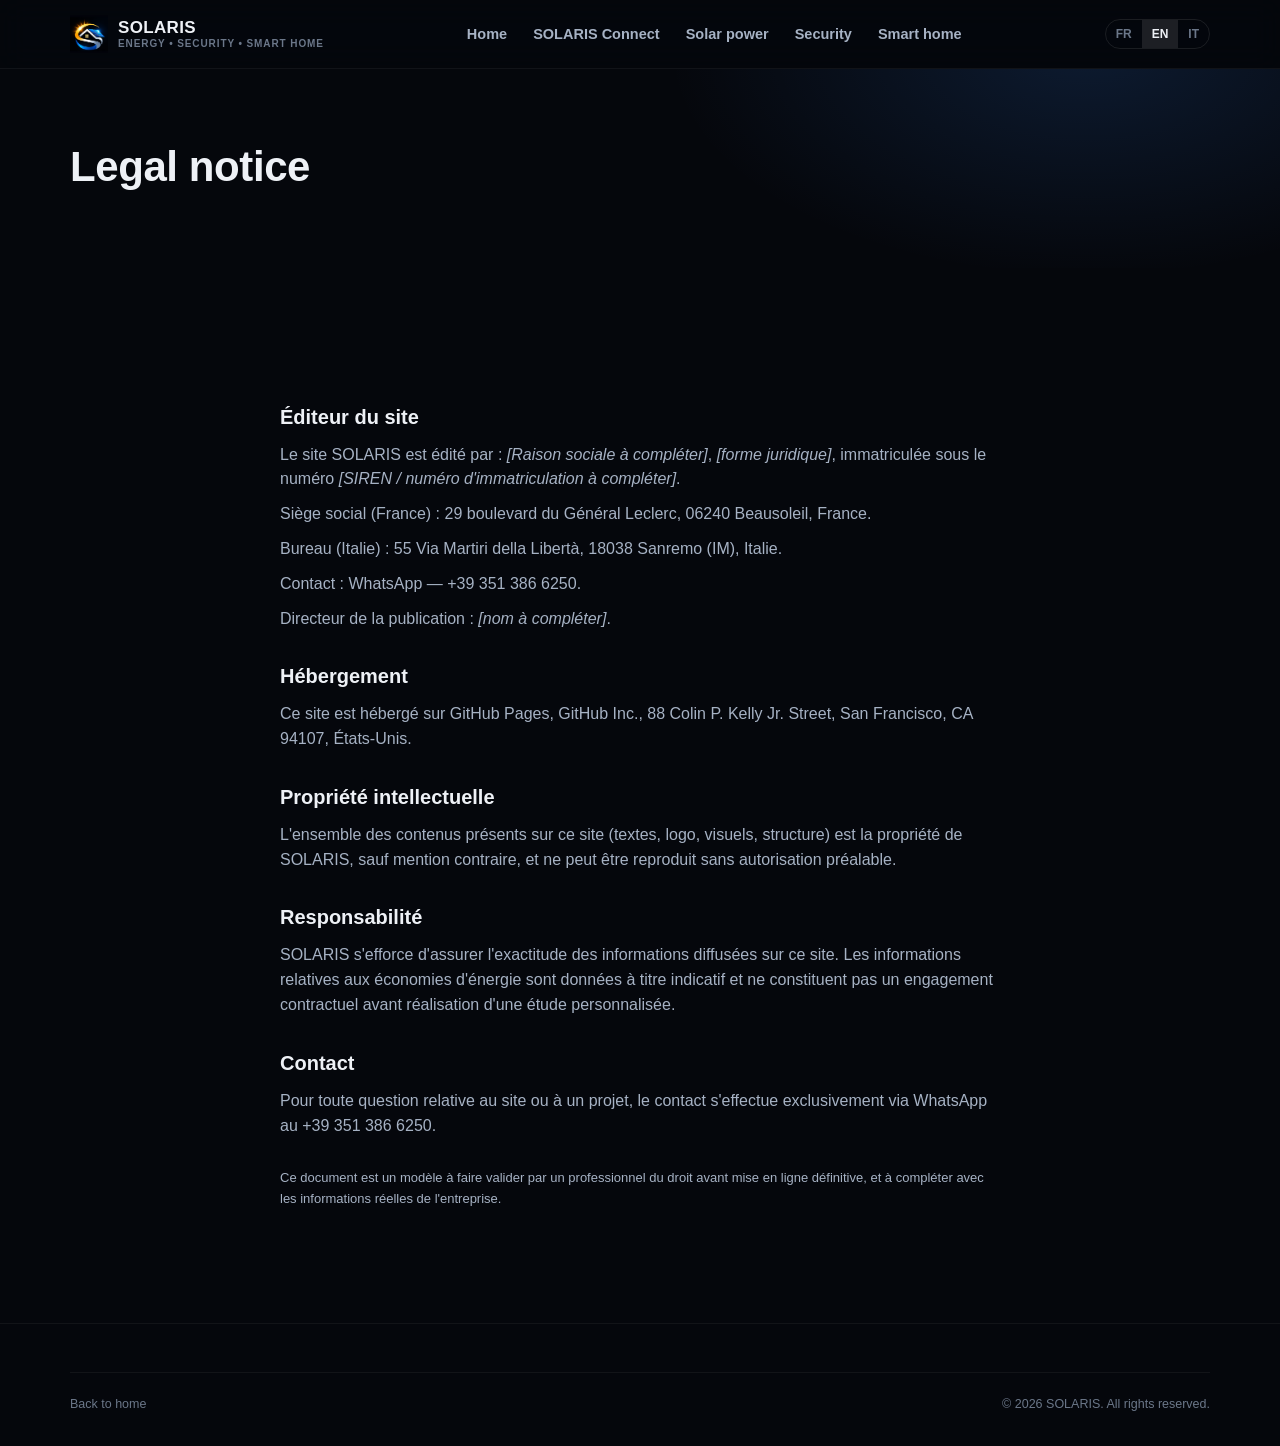
<file: mentions-legales.html>
<!DOCTYPE html>
<html lang="fr">
<head>
<meta charset="UTF-8">
<meta name="viewport" content="width=device-width, initial-scale=1, viewport-fit=cover">
<title>Mentions légales — SOLARIS</title>
<meta name="description" content="Mentions légales du site SOLARIS.">
<meta name="robots" content="index, follow">
<meta name="theme-color" content="#05070c">
<link rel="icon" href="assets/img/favicon-32.png" sizes="32x32">
<link rel="apple-touch-icon" href="assets/img/apple-touch-icon.png">
<link rel="manifest" href="manifest.json">
<link rel="canonical" href="https://maxmcneil.github.io/solaris/mentions-legales.html">
<meta property="og:locale" content="fr_FR">
<meta property="og:locale:alternate" content="en_US">
<meta property="og:locale:alternate" content="it_IT">
<link rel="stylesheet" href="assets/css/style.css">
</head>
<body class="has-mobile-bar" data-page-title="legal.meta_title" data-page-desc="meta.desc">

<header class="site-header">
  <div class="container bar">
    <a href="index.html" class="brand">
      <img src="assets/img/logo-emblem.webp" alt="SOLARIS" width="38" height="38">
      <span class="brand-text"><b>SOLARIS</b><span data-i18n="header.tagline">ÉNERGIE • SÉCURITÉ • DOMOTIQUE</span></span>
    </a>
    <nav class="main-nav" aria-label="Navigation principale">
      <ul>
        <li><a href="index.html" data-i18n="nav.home">Accueil</a></li>
        <li><a href="connect.html" data-i18n="nav.connect">SOLARIS Connect</a></li>
        <li><a href="photovoltaique.html" data-i18n="nav.solar">Photovoltaïque</a></li>
        <li><a href="securite.html" data-i18n="nav.security">Sécurité</a></li>
        <li><a href="domotique.html" data-i18n="nav.domotic">Domotique</a></li>
      </ul>
    </nav>
    <div class="header-actions">
      <div class="lang-switch" role="group" aria-label="Language">
        <button type="button" data-lang="fr">FR</button>
        <button type="button" data-lang="en">EN</button>
        <button type="button" data-lang="it">IT</button>
      </div>
      <button class="menu-toggle" aria-label="Menu" aria-expanded="false">
        <svg width="18" height="18" viewBox="0 0 18 18" fill="none"><path d="M1 4H17M1 9H17M1 14H17" stroke="currentColor" stroke-width="1.6" stroke-linecap="round"/></svg>
      </button>
    </div>
  </div>
</header>

<nav class="mobile-nav" aria-label="Navigation mobile">
  <div class="mobile-nav-top"><button type="button" aria-label="Fermer"><svg width="16" height="16" viewBox="0 0 16 16" fill="none"><path d="M1 1L15 15M15 1L1 15" stroke="currentColor" stroke-width="1.6" stroke-linecap="round"/></svg></button></div>
  <ul>
    <li><a href="index.html" data-i18n="nav.home">Accueil</a></li>
        <li><a href="connect.html" data-i18n="nav.connect">SOLARIS Connect</a></li>
    <li><a href="photovoltaique.html" data-i18n="nav.solar">Photovoltaïque</a></li>
    <li><a href="securite.html" data-i18n="nav.security">Sécurité</a></li>
    <li><a href="domotique.html" data-i18n="nav.domotic">Domotique</a></li>
  </ul>
</nav>

<main>
  <section class="page-hero">
    <div class="container">
      <h1 class="h1" style="font-size:clamp(28px,5vw,42px)" data-i18n="legal.title">Mentions légales</h1>
    </div>
  </section>

  <section class="section">
    <div class="container legal">
      <h2>Éditeur du site</h2>
      <p>Le site SOLARIS est édité par : <em>[Raison sociale à compléter]</em>, <em>[forme juridique]</em>, immatriculée sous le numéro <em>[SIREN / numéro d'immatriculation à compléter]</em>.</p>
      <p>Siège social (France) : 29 boulevard du Général Leclerc, 06240 Beausoleil, France.</p>
      <p>Bureau (Italie) : 55 Via Martiri della Libertà, 18038 Sanremo (IM), Italie.</p>
      <p>Contact : WhatsApp — +39 351 386 6250.</p>
      <p>Directeur de la publication : <em>[nom à compléter]</em>.</p>

      <h2>Hébergement</h2>
      <p>Ce site est hébergé sur GitHub Pages, GitHub Inc., 88 Colin P. Kelly Jr. Street, San Francisco, CA 94107, États-Unis.</p>

      <h2>Propriété intellectuelle</h2>
      <p>L'ensemble des contenus présents sur ce site (textes, logo, visuels, structure) est la propriété de SOLARIS, sauf mention contraire, et ne peut être reproduit sans autorisation préalable.</p>

      <h2>Responsabilité</h2>
      <p>SOLARIS s'efforce d'assurer l'exactitude des informations diffusées sur ce site. Les informations relatives aux économies d'énergie sont données à titre indicatif et ne constituent pas un engagement contractuel avant réalisation d'une étude personnalisée.</p>

      <h2>Contact</h2>
      <p>Pour toute question relative au site ou à un projet, le contact s'effectue exclusivement via WhatsApp au +39 351 386 6250.</p>

      <p class="microcopy" style="margin-top:30px">Ce document est un modèle à faire valider par un professionnel du droit avant mise en ligne définitive, et à compléter avec les informations réelles de l'entreprise.</p>
    </div>
  </section>
</main>

<footer class="site-footer">
  <div class="container">
    <div class="footer-bottom">
      <a href="index.html" data-i18n="back_home">Retour à l'accueil</a>
      <span data-i18n="footer.rights">© SOLARIS</span>
    </div>
  </div>
</footer>

<script src="assets/js/i18n.js"></script>
<script src="assets/js/main.js"></script>
</body>
</html>
</file>
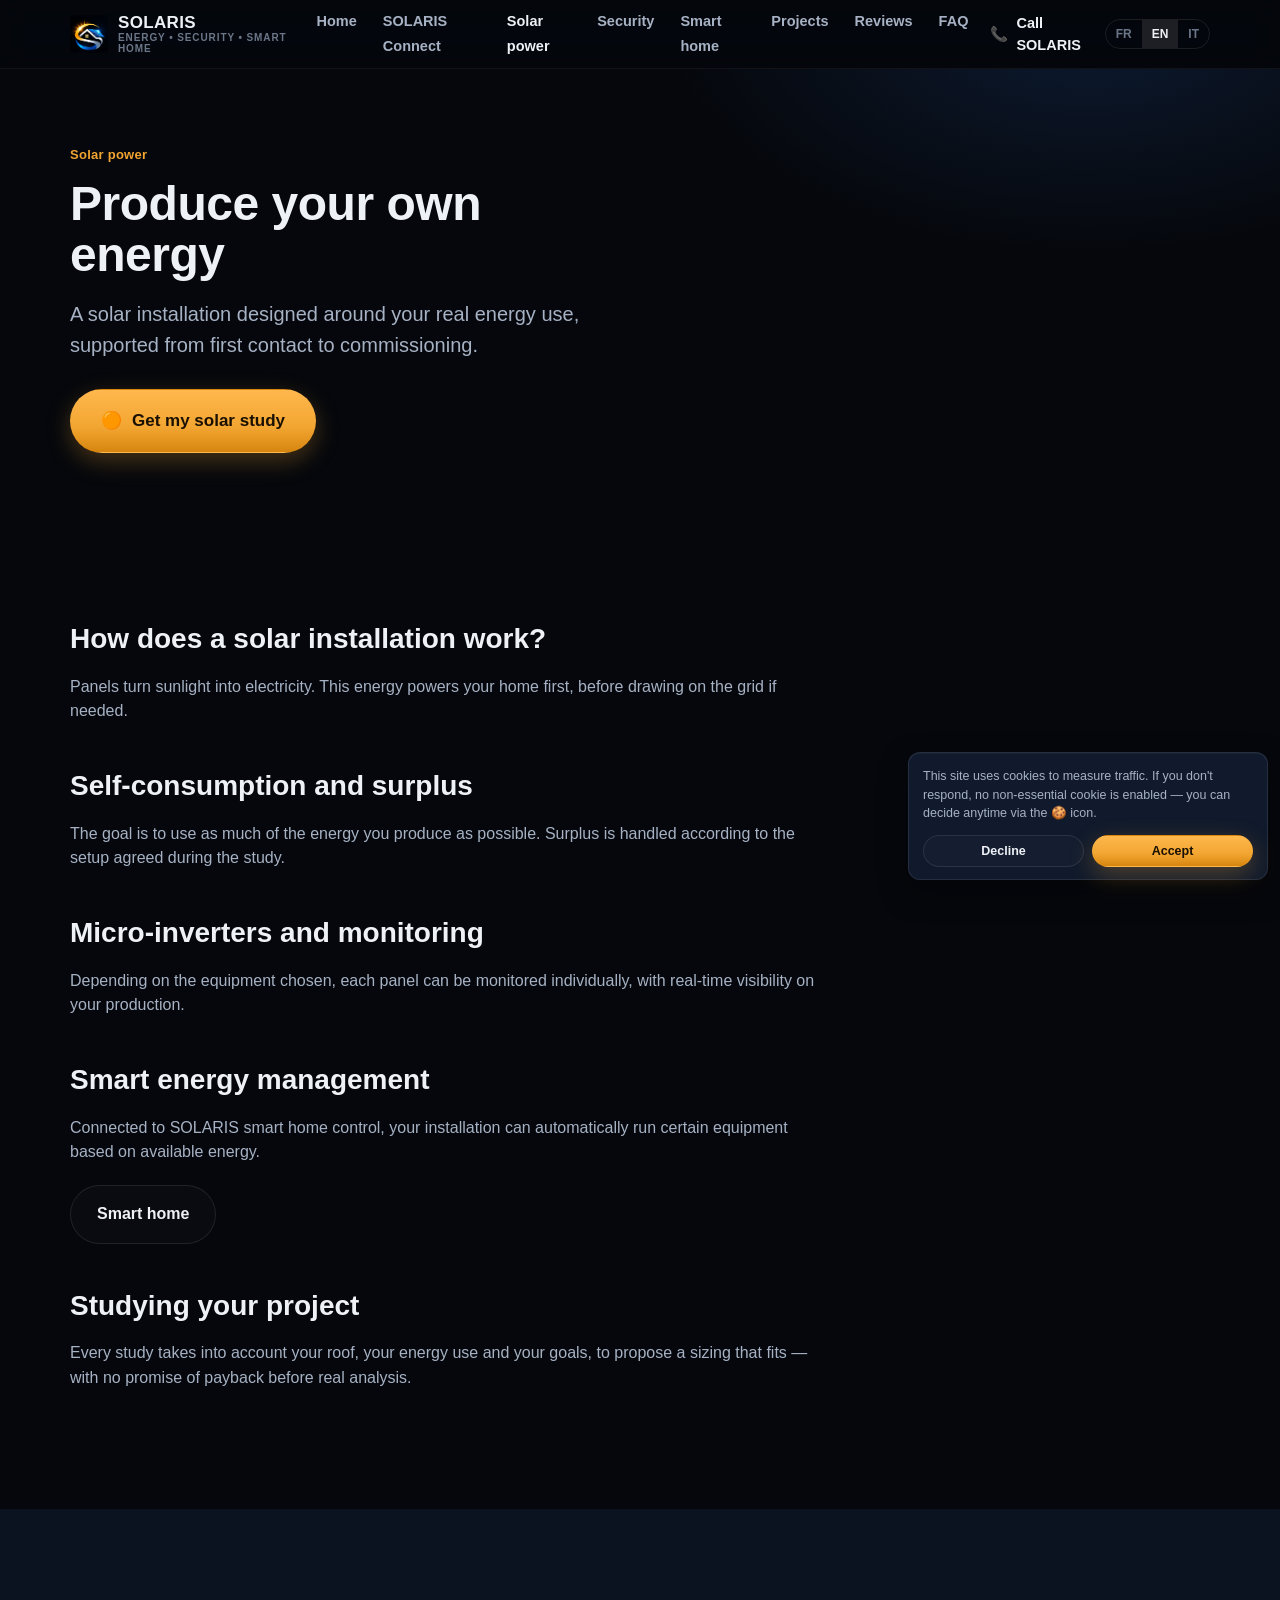
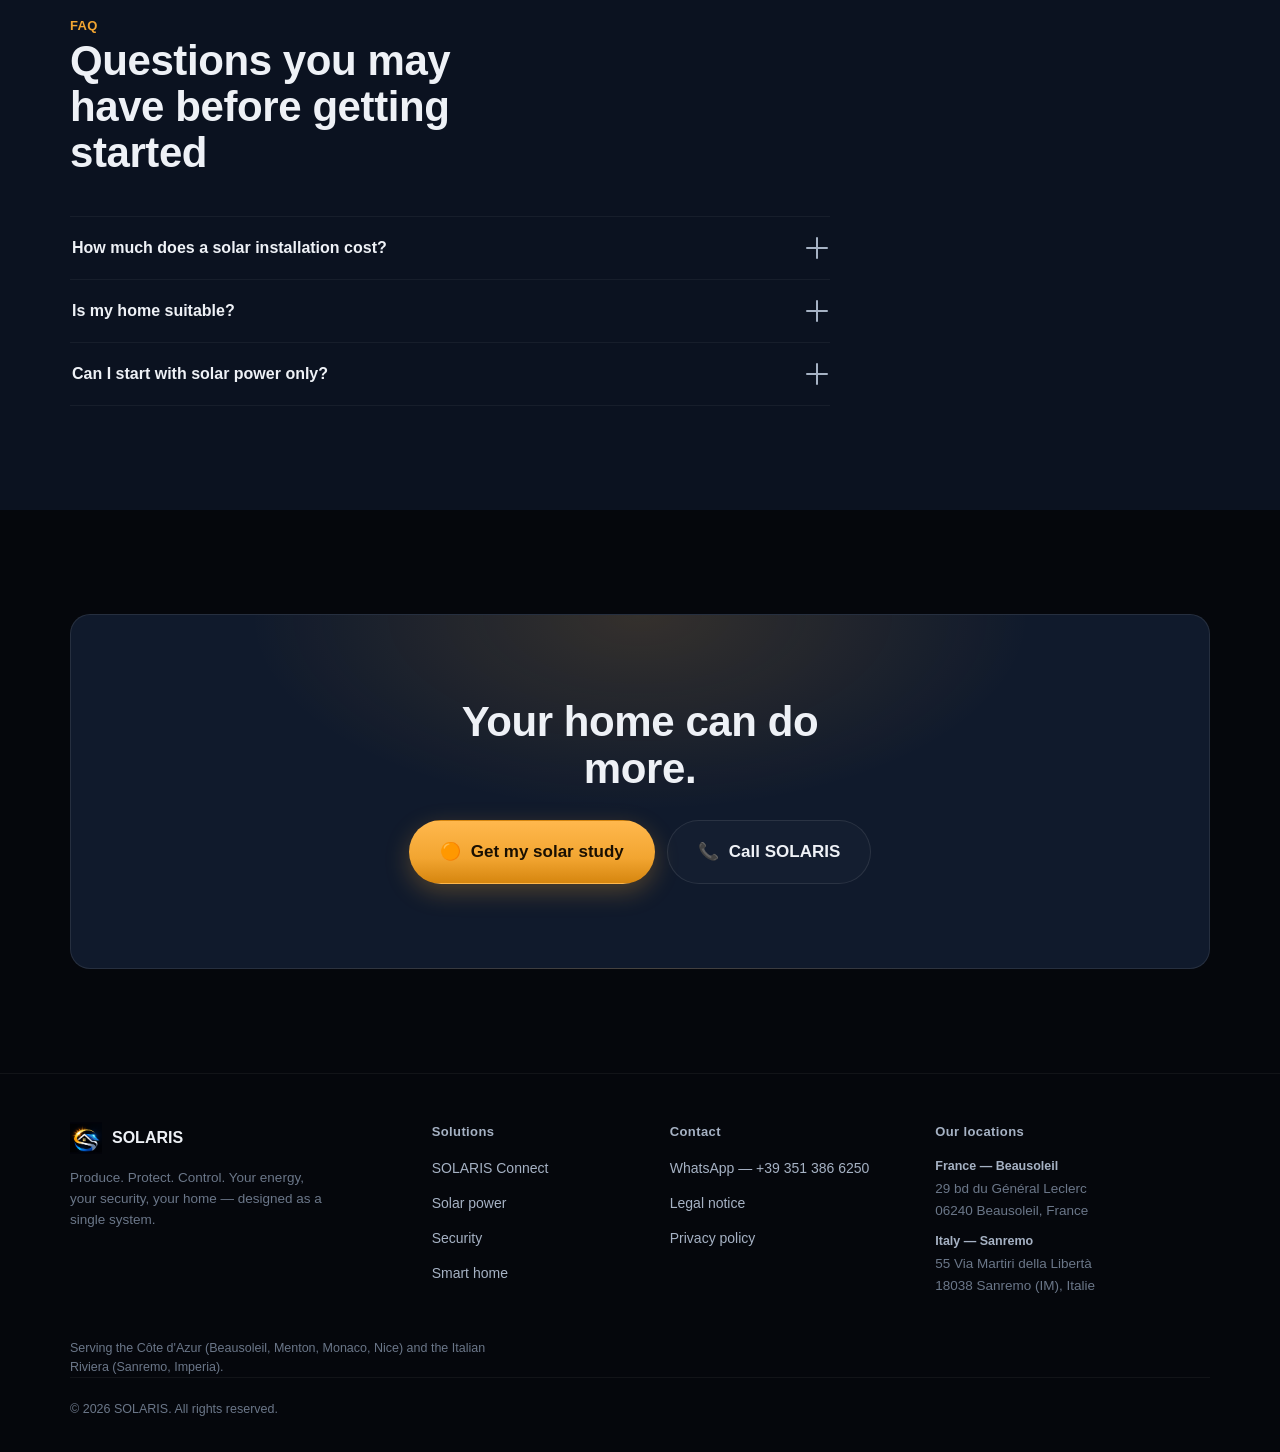
<file: photovoltaique.html>
<!DOCTYPE html>
<html lang="fr">
<head>
<meta charset="UTF-8">
<meta name="viewport" content="width=device-width, initial-scale=1, viewport-fit=cover">
<title>Photovoltaïque — SOLARIS</title>
<meta name="description" content="Installation photovoltaïque sur mesure : autoconsommation, monitoring et gestion intelligente de l'énergie avec SOLARIS.">
<meta name="robots" content="index, follow">
<meta name="theme-color" content="#05070c">
<link rel="icon" href="assets/img/favicon-32.png" sizes="32x32">
<link rel="icon" href="assets/img/favicon-192.png" sizes="192x192">
<link rel="apple-touch-icon" href="assets/img/apple-touch-icon.png">
<link rel="manifest" href="manifest.json">
<meta property="og:locale" content="fr_FR">
<meta property="og:locale:alternate" content="en_US">
<meta property="og:locale:alternate" content="it_IT">
<link rel="canonical" href="https://maxmcneil.github.io/solaris/photovoltaique.html">
<link rel="stylesheet" href="assets/css/style.css">
</head>
<body class="has-mobile-bar" data-page-title="pv.meta_title" data-page-desc="pv.meta_desc">

<header class="site-header">
  <div class="container bar">
    <a href="index.html" class="brand">
      <img src="assets/img/logo-emblem.webp" alt="SOLARIS" width="38" height="38">
      <span class="brand-text"><b>SOLARIS</b><span data-i18n="header.tagline">ÉNERGIE • SÉCURITÉ • DOMOTIQUE</span></span>
    </a>
    <nav class="main-nav" aria-label="Navigation principale">
      <ul>
        <li><a href="index.html" data-i18n="nav.home">Accueil</a></li>
        <li><a href="connect.html" data-i18n="nav.connect">SOLARIS Connect</a></li>
        <li><a href="photovoltaique.html" class="is-active" data-i18n="nav.solar">Photovoltaïque</a></li>
        <li><a href="securite.html" data-i18n="nav.security">Sécurité</a></li>
        <li><a href="domotique.html" data-i18n="nav.domotic">Domotique</a></li>
        <li><a href="index.html#realisations" data-i18n="nav.projects">Réalisations</a></li>
        <li><a href="index.html#avis" data-i18n="nav.reviews">Avis clients</a></li>
        <li><a href="index.html#faq" data-i18n="nav.faq">FAQ</a></li>
      </ul>
    </nav>
    <div class="header-actions">
      <a href="#" class="call-link" data-wa-call>📞 <span data-i18n="header.call">Appeler SOLARIS</span></a>
      <div class="lang-switch" role="group" aria-label="Language">
        <button type="button" data-lang="fr">FR</button>
        <button type="button" data-lang="en">EN</button>
        <button type="button" data-lang="it">IT</button>
      </div>
      <button class="menu-toggle" aria-label="Menu" aria-expanded="false">
        <svg width="18" height="18" viewBox="0 0 18 18" fill="none"><path d="M1 4H17M1 9H17M1 14H17" stroke="currentColor" stroke-width="1.6" stroke-linecap="round"/></svg>
      </button>
    </div>
  </div>
</header>

<nav class="mobile-nav" aria-label="Navigation mobile">
  <div class="mobile-nav-top"><button type="button" aria-label="Fermer"><svg width="16" height="16" viewBox="0 0 16 16" fill="none"><path d="M1 1L15 15M15 1L1 15" stroke="currentColor" stroke-width="1.6" stroke-linecap="round"/></svg></button></div>
  <ul>
    <li><a href="index.html" data-i18n="nav.home">Accueil</a></li>
        <li><a href="connect.html" data-i18n="nav.connect">SOLARIS Connect</a></li>
    <li><a href="photovoltaique.html" data-i18n="nav.solar">Photovoltaïque</a></li>
    <li><a href="securite.html" data-i18n="nav.security">Sécurité</a></li>
    <li><a href="domotique.html" data-i18n="nav.domotic">Domotique</a></li>
    <li><a href="index.html#realisations" data-i18n="nav.projects">Réalisations</a></li>
    <li><a href="index.html#faq" data-i18n="nav.faq">FAQ</a></li>
  </ul>
  <a href="#" class="call-link" data-wa-call>📞 <span data-i18n="header.call">Appeler SOLARIS</span></a>
  <a href="index.html#simulateur" class="btn btn-gold btn-block" data-i18n="header.cta">Étudier mon projet</a>
</nav>

<main>
  <section class="page-hero">
    <div class="container">
      <span class="eyebrow" data-i18n="pv.eyebrow">Photovoltaïque</span>
      <h1 class="h1" data-i18n="pv.title">Produisez votre propre énergie</h1>
      <p class="lede" data-i18n="pv.lede">Une installation solaire pensée pour votre consommation réelle, avec un accompagnement du premier contact à la mise en service.</p>
      <a href="index.html#simulateur" class="btn btn-gold btn-lg">🟠 <span data-i18n="pv.cta">Étudier mon projet solaire</span></a>
    </div>
  </section>

  <section class="section">
    <div class="container">
      <div class="content-block">
        <h2 data-i18n="pv.s1.title">Comment fonctionne une installation photovoltaïque ?</h2>
        <p data-i18n="pv.s1.text">Les panneaux transforment la lumière du soleil en électricité. Cette énergie alimente en priorité votre logement, avant d'utiliser le réseau si nécessaire.</p>
      </div>
      <div class="content-block">
        <h2 data-i18n="pv.s2.title">Autoconsommation et surplus</h2>
        <p data-i18n="pv.s2.text">L'objectif est d'utiliser un maximum de l'énergie que vous produisez. Le surplus peut être géré selon la configuration retenue avec vous lors de l'étude.</p>
      </div>
      <div class="content-block">
        <h2 data-i18n="pv.s3.title">Micro-onduleurs et monitoring</h2>
        <p data-i18n="pv.s3.text">Selon le matériel choisi, chaque panneau peut être suivi individuellement. Un monitoring vous permet de visualiser votre production en temps réel.</p>
      </div>
      <div class="content-block">
        <h2 data-i18n="pv.s4.title">Gestion intelligente de l'énergie</h2>
        <p data-i18n="pv.s4.text">Connectée à la domotique SOLARIS, votre installation peut piloter automatiquement certains équipements selon l'énergie disponible.</p>
        <a href="domotique.html" class="btn btn-ghost" style="margin-top:6px" data-i18n="nav.domotic">Domotique</a>
      </div>
      <div class="content-block">
        <h2 data-i18n="pv.s5.title">L'étude de votre projet</h2>
        <p data-i18n="pv.s5.text">Chaque étude prend en compte votre toiture, votre consommation et vos objectifs, pour vous proposer un dimensionnement adapté — sans promesse de rentabilité avant analyse réelle.</p>
      </div>
    </div>
  </section>

  <section class="section section--raised">
    <div class="container">
      <div class="section-head">
        <span class="eyebrow" data-i18n="faq.eyebrow">FAQ</span>
        <h2 class="h2" data-i18n="faq.title">Les questions que vous vous posez avant de vous lancer</h2>
      </div>
      <div class="faq">
        <div class="faq-item"><button class="faq-q"><span data-i18n="faq.q1">Combien coûte une installation photovoltaïque ?</span><span class="plus"></span></button><div class="faq-a"><p data-i18n="faq.a1">Le prix dépend de la surface disponible, de votre consommation et du matériel choisi. Chaque projet fait l'objet d'une étude avant tout chiffrage.</p></div></div>
        <div class="faq-item"><button class="faq-q"><span data-i18n="faq.q2">Mon habitation est-elle adaptée ?</span><span class="plus"></span></button><div class="faq-a"><p data-i18n="faq.a2">La plupart des toitures et des habitations peuvent accueillir une installation. Une étude permet de vérifier l'orientation, l'exposition et la faisabilité technique.</p></div></div>
        <div class="faq-item"><button class="faq-q"><span data-i18n="faq.q5">Puis-je commencer uniquement par le photovoltaïque ?</span><span class="plus"></span></button><div class="faq-a"><p data-i18n="faq.a5">Oui. Chaque solution peut être installée seule ou combinée, selon votre projet et votre budget.</p></div></div>
      </div>
    </div>
  </section>

  <section class="section">
    <div class="container">
      <div class="final-cta">
        <h2 class="h2 center" data-i18n="final.title_l1">Votre maison peut faire plus.</h2>
        <div class="final-cta-actions" style="margin-top:28px">
          <a href="index.html#simulateur" class="btn btn-gold btn-lg">🟠 <span data-i18n="pv.cta">Étudier mon projet solaire</span></a>
          <a href="#" class="btn btn-ghost btn-lg" data-wa-call>📞 <span data-i18n="final.call">Appeler SOLARIS</span></a>
        </div>
      </div>
    </div>
  </section>
</main>

<footer class="site-footer">
  <div class="container">
    <div class="footer-grid">
      <div class="footer-col">
        <div class="footer-brand"><img src="assets/img/logo-emblem.webp" alt=""><b>SOLARIS</b></div>
        <p data-i18n="footer.tagline">Produire. Protéger. Piloter.</p>
      </div>
      <div class="footer-col">
        <h4 data-i18n="footer.col_pages">Solutions</h4>
        <ul>
          <li><a href="connect.html" data-i18n="nav.connect">SOLARIS Connect</a></li>
          <li><a href="photovoltaique.html" data-i18n="nav.solar">Photovoltaïque</a></li>
          <li><a href="securite.html" data-i18n="nav.security">Sécurité</a></li>
          <li><a href="domotique.html" data-i18n="nav.domotic">Domotique</a></li>
        </ul>
      </div>
      <div class="footer-col">
        <h4 data-i18n="footer.col_contact">Contact</h4>
        <ul>
          <li><a href="#" data-wa-call>WhatsApp — +39 351 386 6250</a></li>
          <li><a href="mentions-legales.html" data-i18n="footer.legal1">Mentions légales</a></li>
          <li><a href="confidentialite.html" data-i18n="footer.legal2">Politique de confidentialité</a></li>
        </ul>
      </div>
      <div class="footer-col">
        <h4 data-i18n="contact.addresses_title">Nos adresses</h4>
        <address>
          <b data-i18n="contact.address_fr_label">France — Beausoleil</b>
          29 bd du Général Leclerc<br>06240 Beausoleil, France
        </address>
        <address>
          <b data-i18n="contact.address_it_label">Italie — Sanremo</b>
          55 Via Martiri della Libertà<br>18038 Sanremo (IM), Italie
        </address>
      </div>
    </div>
    <p class="footer-areas" data-i18n="footer.areas">Intervention sur la Côte d'Azur (Beausoleil, Menton, Monaco, Nice) et la Riviera ligure (Sanremo, Imperia).</p>
    <div class="footer-bottom"><span data-i18n="footer.rights">© SOLARIS</span></div>
  </div>
</footer>

<div class="mobile-cta-bar">
  <a href="#" class="btn btn-ghost" data-wa-call>📞 <span data-i18n="mobile.call">Appeler</span></a>
  <a href="index.html#simulateur" class="btn btn-gold">🟠 <span data-i18n="mobile.cta">Mon étude</span></a>
</div>

<div class="cookie-bar" role="dialog" aria-label="Cookies">
  <p data-i18n="cookie.text">Ce site utilise des cookies pour mesurer son audience.</p>
  <div class="cookie-actions">
    <button type="button" class="btn btn-ghost" data-cookie="declined" data-i18n="cookie.decline">Refuser</button>
    <button type="button" class="btn btn-gold" data-cookie="accepted" data-i18n="cookie.accept">Accepter</button>
  </div>
</div>
<button type="button" class="cookie-reopen" aria-label="Gérer les cookies" data-i18n-aria="cookie.manage" title="Cookies">🍪</button>

<script src="assets/js/i18n.js"></script>
<script src="assets/js/main.js"></script>
</body>
</html>
</file>
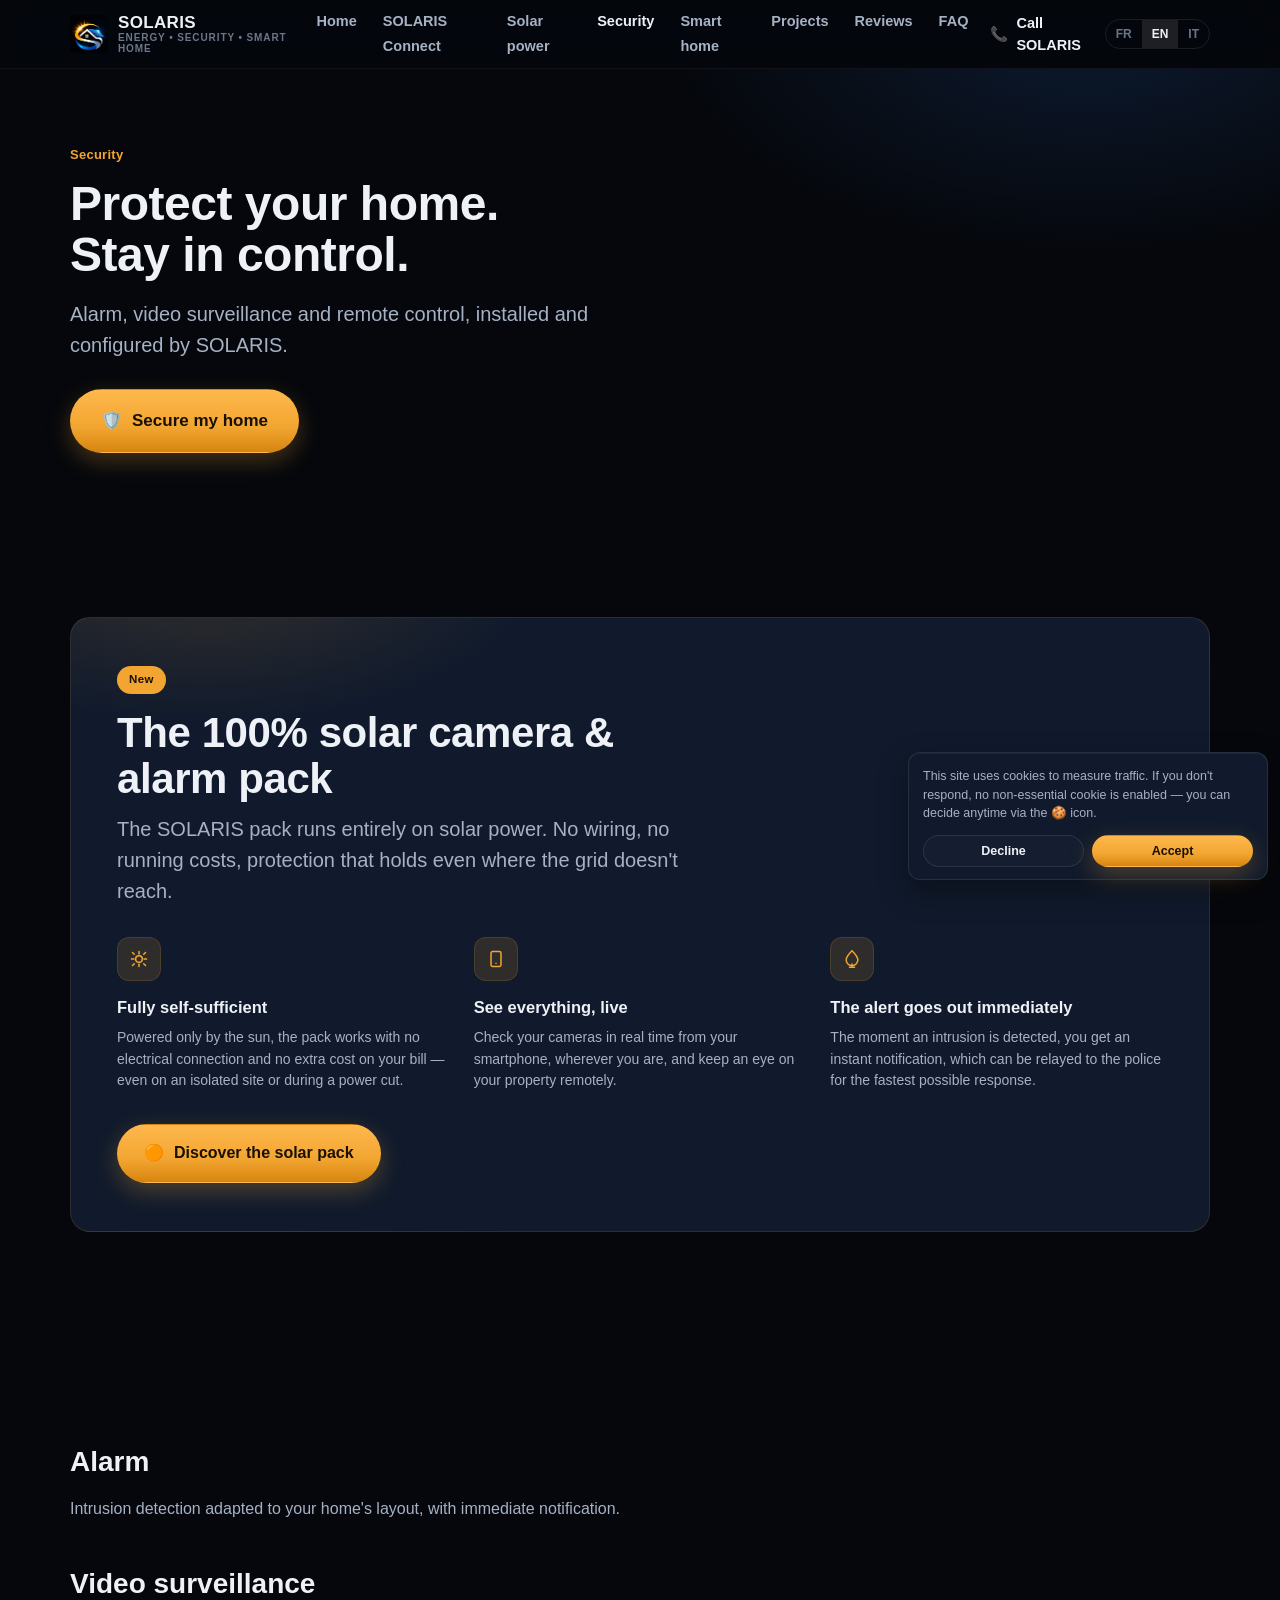
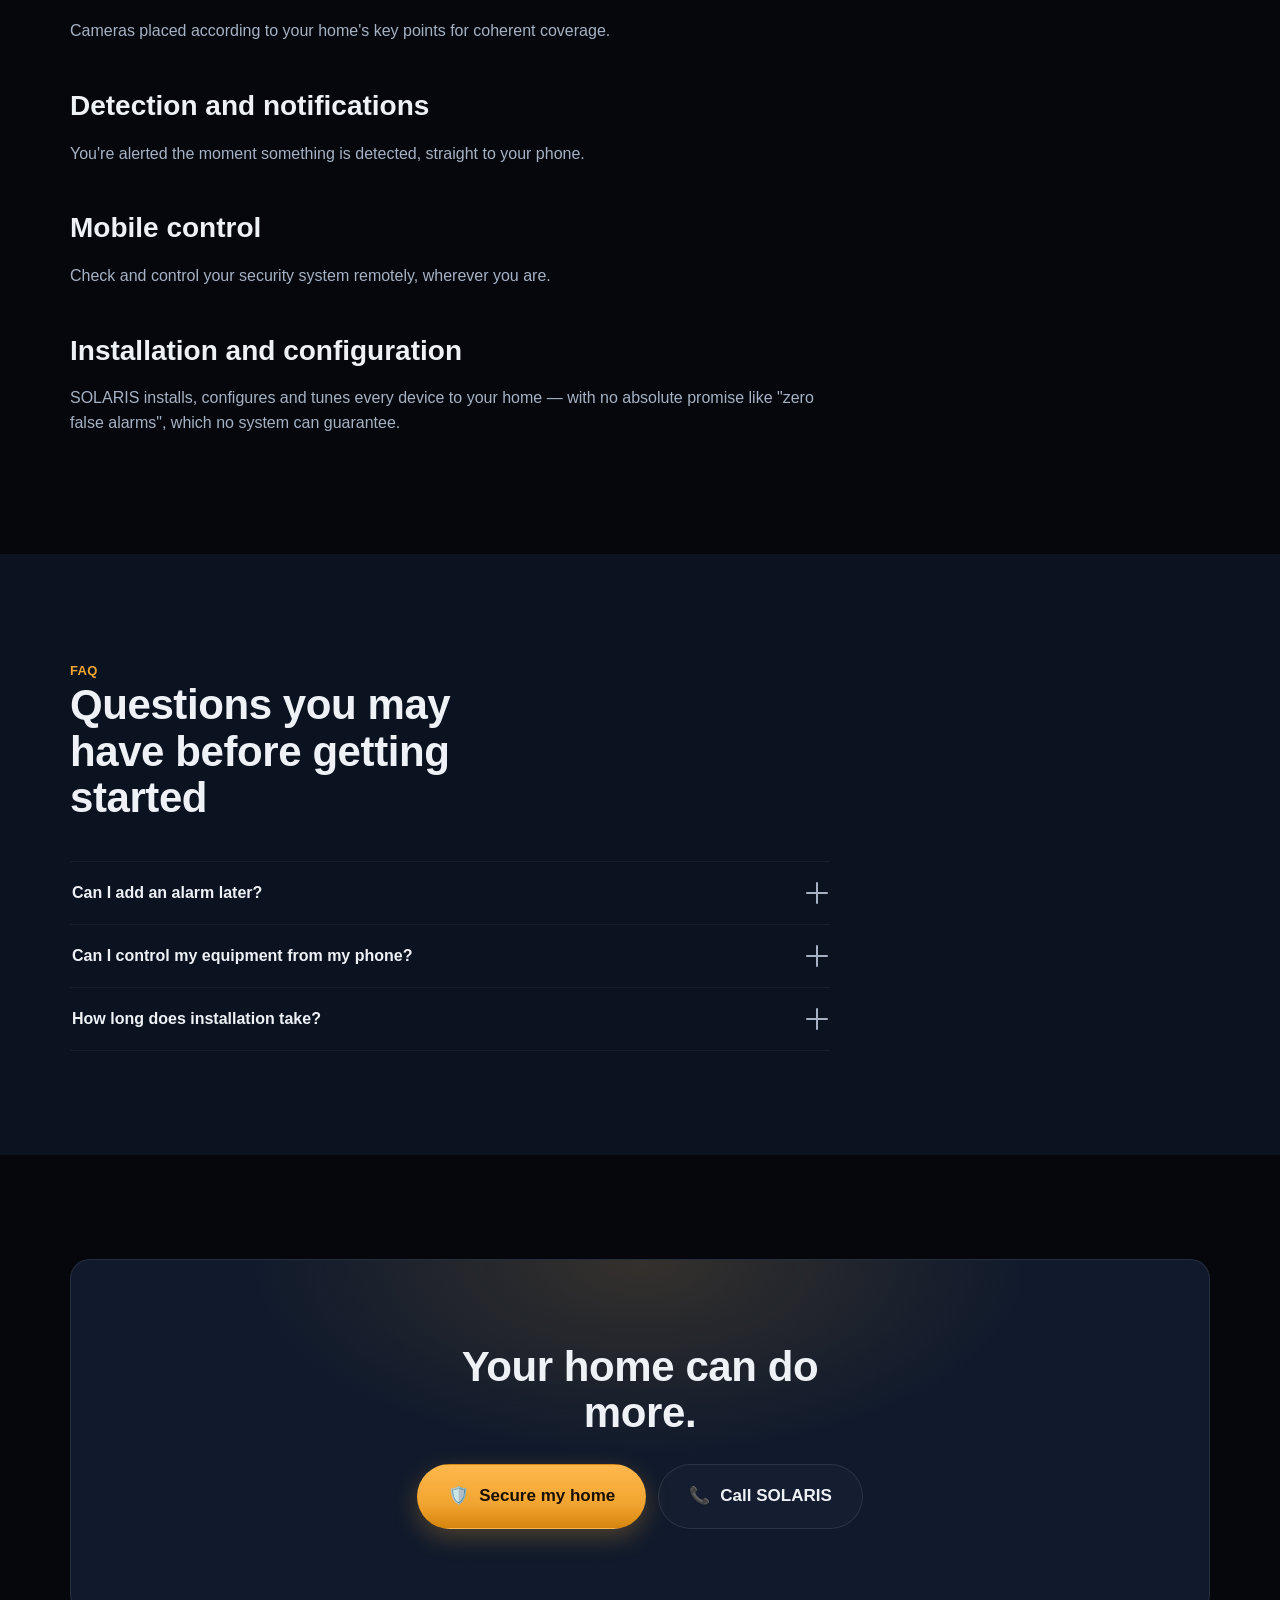
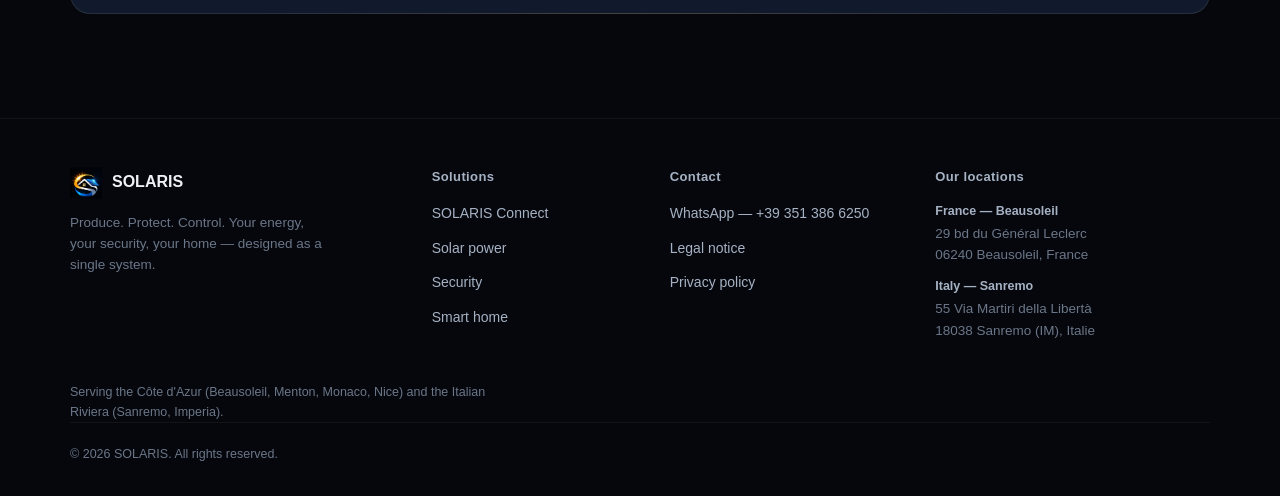
<file: securite.html>
<!DOCTYPE html>
<html lang="fr">
<head>
<meta charset="UTF-8">
<meta name="viewport" content="width=device-width, initial-scale=1, viewport-fit=cover">
<title>Sécurité — SOLARIS</title>
<meta name="description" content="Alarme, vidéosurveillance et contrôle à distance installés et configurés par SOLARIS.">
<meta name="robots" content="index, follow">
<meta name="theme-color" content="#05070c">
<link rel="icon" href="assets/img/favicon-32.png" sizes="32x32">
<link rel="icon" href="assets/img/favicon-192.png" sizes="192x192">
<link rel="apple-touch-icon" href="assets/img/apple-touch-icon.png">
<link rel="manifest" href="manifest.json">
<meta property="og:locale" content="fr_FR">
<meta property="og:locale:alternate" content="en_US">
<meta property="og:locale:alternate" content="it_IT">
<link rel="canonical" href="https://maxmcneil.github.io/solaris/securite.html">
<link rel="stylesheet" href="assets/css/style.css">
</head>
<body class="has-mobile-bar" data-page-title="sec.meta_title" data-page-desc="sec.meta_desc">

<header class="site-header">
  <div class="container bar">
    <a href="index.html" class="brand">
      <img src="assets/img/logo-emblem.webp" alt="SOLARIS" width="38" height="38">
      <span class="brand-text"><b>SOLARIS</b><span data-i18n="header.tagline">ÉNERGIE • SÉCURITÉ • DOMOTIQUE</span></span>
    </a>
    <nav class="main-nav" aria-label="Navigation principale">
      <ul>
        <li><a href="index.html" data-i18n="nav.home">Accueil</a></li>
        <li><a href="connect.html" data-i18n="nav.connect">SOLARIS Connect</a></li>
        <li><a href="photovoltaique.html" data-i18n="nav.solar">Photovoltaïque</a></li>
        <li><a href="securite.html" class="is-active" data-i18n="nav.security">Sécurité</a></li>
        <li><a href="domotique.html" data-i18n="nav.domotic">Domotique</a></li>
        <li><a href="index.html#realisations" data-i18n="nav.projects">Réalisations</a></li>
        <li><a href="index.html#avis" data-i18n="nav.reviews">Avis clients</a></li>
        <li><a href="index.html#faq" data-i18n="nav.faq">FAQ</a></li>
      </ul>
    </nav>
    <div class="header-actions">
      <a href="#" class="call-link" data-wa-call>📞 <span data-i18n="header.call">Appeler SOLARIS</span></a>
      <div class="lang-switch" role="group" aria-label="Language">
        <button type="button" data-lang="fr">FR</button>
        <button type="button" data-lang="en">EN</button>
        <button type="button" data-lang="it">IT</button>
      </div>
      <button class="menu-toggle" aria-label="Menu" aria-expanded="false">
        <svg width="18" height="18" viewBox="0 0 18 18" fill="none"><path d="M1 4H17M1 9H17M1 14H17" stroke="currentColor" stroke-width="1.6" stroke-linecap="round"/></svg>
      </button>
    </div>
  </div>
</header>

<nav class="mobile-nav" aria-label="Navigation mobile">
  <div class="mobile-nav-top"><button type="button" aria-label="Fermer"><svg width="16" height="16" viewBox="0 0 16 16" fill="none"><path d="M1 1L15 15M15 1L1 15" stroke="currentColor" stroke-width="1.6" stroke-linecap="round"/></svg></button></div>
  <ul>
    <li><a href="index.html" data-i18n="nav.home">Accueil</a></li>
        <li><a href="connect.html" data-i18n="nav.connect">SOLARIS Connect</a></li>
    <li><a href="photovoltaique.html" data-i18n="nav.solar">Photovoltaïque</a></li>
    <li><a href="securite.html" data-i18n="nav.security">Sécurité</a></li>
    <li><a href="domotique.html" data-i18n="nav.domotic">Domotique</a></li>
    <li><a href="index.html#realisations" data-i18n="nav.projects">Réalisations</a></li>
    <li><a href="index.html#faq" data-i18n="nav.faq">FAQ</a></li>
  </ul>
  <a href="#" class="call-link" data-wa-call>📞 <span data-i18n="header.call">Appeler SOLARIS</span></a>
  <a href="index.html#simulateur" class="btn btn-gold btn-block" data-i18n="header.cta">Étudier mon projet</a>
</nav>

<main>
  <section class="page-hero">
    <div class="container">
      <span class="eyebrow" data-i18n="sec.eyebrow">Sécurité</span>
      <h1 class="h1" data-i18n="sec.title">Protégez votre habitation. Gardez le contrôle.</h1>
      <p class="lede" data-i18n="sec.lede">Alarme, vidéosurveillance et contrôle à distance, installés et configurés par SOLARIS.</p>
      <a href="index.html#simulateur" class="btn btn-gold btn-lg">🛡️ <span data-i18n="sec.cta">Sécuriser mon habitation</span></a>
    </div>
  </section>

  <section class="section">
    <div class="container">
      <div class="solar-pack">
        <span class="solar-pack-badge" data-i18n="pack.badge">Nouveau</span>
        <h2 class="h2" data-i18n="pack.title">Le pack caméra & alarme 100 % solaire</h2>
        <p class="lede" data-i18n="pack.lede">Le pack SOLARIS carbure entièrement à l'énergie solaire. Aucun câblage électrique, aucun coût de fonctionnement, une protection qui tient même là où le réseau ne va pas.</p>
        <div class="solar-pack-grid">
          <div class="solar-pack-item">
            <div class="ico-wrap"><svg width="20" height="20" viewBox="0 0 24 24" fill="none"><path d="M12 3v3M12 18v3M4.2 4.2l2.1 2.1M17.7 17.7l2.1 2.1M3 12h3M18 12h3M4.2 19.8l2.1-2.1M17.7 6.3l2.1-2.1" stroke="currentColor" stroke-width="1.8" stroke-linecap="round"/><circle cx="12" cy="12" r="4" stroke="currentColor" stroke-width="1.8"/></svg></div>
            <h3 data-i18n="pack.item1.title">Autonomie totale</h3>
            <p data-i18n="pack.item1.text">Alimenté uniquement par le soleil, le pack fonctionne sans raccordement électrique et sans surcoût sur votre facture — y compris sur un site isolé ou en cas de coupure de courant.</p>
          </div>
          <div class="solar-pack-item">
            <div class="ico-wrap"><svg width="20" height="20" viewBox="0 0 24 24" fill="none"><rect x="6" y="3" width="12" height="18" rx="2" stroke="currentColor" stroke-width="1.8"/><circle cx="12" cy="17" r="0.9" fill="currentColor"/></svg></div>
            <h3 data-i18n="pack.item2.title">Vous voyez tout, en direct</h3>
            <p data-i18n="pack.item2.text">Consultez vos caméras en temps réel depuis votre smartphone, où que vous soyez, et gardez un œil sur votre bien à distance.</p>
          </div>
          <div class="solar-pack-item">
            <div class="ico-wrap"><svg width="20" height="20" viewBox="0 0 24 24" fill="none"><path d="M12 2C8 6 5 9 5 13a7 7 0 0014 0c0-4-3-7-7-11z" stroke="currentColor" stroke-width="1.8" stroke-linejoin="round"/><path d="M9 22h6M12 18v4" stroke="currentColor" stroke-width="1.8" stroke-linecap="round"/></svg></div>
            <h3 data-i18n="pack.item3.title">L'alerte part immédiatement</h3>
            <p data-i18n="pack.item3.text">Dès qu'une intrusion est détectée, vous recevez une notification instantanée, qui peut être relayée aux forces de l'ordre pour une réaction la plus rapide possible.</p>
          </div>
        </div>
        <a href="index.html#simulateur" class="btn btn-gold">🟠 <span data-i18n="pack.cta">Découvrir le pack solaire</span></a>
      </div>
    </div>
  </section>

  <section class="section">
    <div class="container">
      <div class="content-block">
        <h2 data-i18n="sec.s1.title">Alarme</h2>
        <p data-i18n="sec.s1.text">Détection d'intrusion adaptée à la configuration de votre habitation, avec notification immédiate.</p>
      </div>
      <div class="content-block">
        <h2 data-i18n="sec.s2.title">Vidéosurveillance</h2>
        <p data-i18n="sec.s2.text">Caméras positionnées selon les points sensibles de votre logement pour une couverture cohérente.</p>
      </div>
      <div class="content-block">
        <h2 data-i18n="sec.s3.title">Détection et notifications</h2>
        <p data-i18n="sec.s3.text">Vous êtes prévenu en cas d'événement détecté, directement sur votre smartphone.</p>
      </div>
      <div class="content-block">
        <h2 data-i18n="sec.s4.title">Contrôle mobile</h2>
        <p data-i18n="sec.s4.text">Consultez et pilotez votre système de sécurité à distance, où que vous soyez.</p>
      </div>
      <div class="content-block">
        <h2 data-i18n="sec.s5.title">Installation et configuration</h2>
        <p data-i18n="sec.s5.text">SOLARIS installe, configure et règle chaque équipement selon votre habitation — sans promesse absolue comme « zéro fausse alerte », qu'aucun système ne peut garantir.</p>
      </div>
    </div>
  </section>


  <section class="section section--raised">
    <div class="container">
      <div class="section-head">
        <span class="eyebrow" data-i18n="faq.eyebrow">FAQ</span>
        <h2 class="h2" data-i18n="faq.title">Les questions que vous vous posez avant de vous lancer</h2>
      </div>
      <div class="faq">
        <div class="faq-item"><button class="faq-q"><span data-i18n="faq.q6">Puis-je ajouter une alarme plus tard ?</span><span class="plus"></span></button><div class="faq-a"><p data-i18n="faq.a6">Oui, les solutions SOLARIS sont pensées pour évoluer et se compléter dans le temps.</p></div></div>
        <div class="faq-item"><button class="faq-q"><span data-i18n="faq.q8">Puis-je contrôler mes équipements depuis mon smartphone ?</span><span class="plus"></span></button><div class="faq-a"><p data-i18n="faq.a8">Oui, la supervision et le pilotage à distance font partie des solutions proposées.</p></div></div>
        <div class="faq-item"><button class="faq-q"><span data-i18n="faq.q9">Combien de temps dure l'installation ?</span><span class="plus"></span></button><div class="faq-a"><p data-i18n="faq.a9">La durée varie selon la solution choisie et la complexité du chantier. Un planning précis vous est communiqué après l'étude.</p></div></div>
      </div>
    </div>
  </section>

  <section class="section">
    <div class="container">
      <div class="final-cta">
        <h2 class="h2 center" data-i18n="final.title_l1">Votre maison peut faire plus.</h2>
        <div class="final-cta-actions" style="margin-top:28px">
          <a href="index.html#simulateur" class="btn btn-gold btn-lg">🛡️ <span data-i18n="sec.cta">Sécuriser mon habitation</span></a>
          <a href="#" class="btn btn-ghost btn-lg" data-wa-call>📞 <span data-i18n="final.call">Appeler SOLARIS</span></a>
        </div>
      </div>
    </div>
  </section>
</main>

<footer class="site-footer">
  <div class="container">
    <div class="footer-grid">
      <div class="footer-col">
        <div class="footer-brand"><img src="assets/img/logo-emblem.webp" alt=""><b>SOLARIS</b></div>
        <p data-i18n="footer.tagline">Produire. Protéger. Piloter.</p>
      </div>
      <div class="footer-col">
        <h4 data-i18n="footer.col_pages">Solutions</h4>
        <ul>
          <li><a href="connect.html" data-i18n="nav.connect">SOLARIS Connect</a></li>
          <li><a href="photovoltaique.html" data-i18n="nav.solar">Photovoltaïque</a></li>
          <li><a href="securite.html" data-i18n="nav.security">Sécurité</a></li>
          <li><a href="domotique.html" data-i18n="nav.domotic">Domotique</a></li>
        </ul>
      </div>
      <div class="footer-col">
        <h4 data-i18n="footer.col_contact">Contact</h4>
        <ul>
          <li><a href="#" data-wa-call>WhatsApp — +39 351 386 6250</a></li>
          <li><a href="mentions-legales.html" data-i18n="footer.legal1">Mentions légales</a></li>
          <li><a href="confidentialite.html" data-i18n="footer.legal2">Politique de confidentialité</a></li>
        </ul>
      </div>
      <div class="footer-col">
        <h4 data-i18n="contact.addresses_title">Nos adresses</h4>
        <address>
          <b data-i18n="contact.address_fr_label">France — Beausoleil</b>
          29 bd du Général Leclerc<br>06240 Beausoleil, France
        </address>
        <address>
          <b data-i18n="contact.address_it_label">Italie — Sanremo</b>
          55 Via Martiri della Libertà<br>18038 Sanremo (IM), Italie
        </address>
      </div>
    </div>
    <p class="footer-areas" data-i18n="footer.areas">Intervention sur la Côte d'Azur (Beausoleil, Menton, Monaco, Nice) et la Riviera ligure (Sanremo, Imperia).</p>
    <div class="footer-bottom"><span data-i18n="footer.rights">© SOLARIS</span></div>
  </div>
</footer>

<div class="mobile-cta-bar">
  <a href="#" class="btn btn-ghost" data-wa-call>📞 <span data-i18n="mobile.call">Appeler</span></a>
  <a href="index.html#simulateur" class="btn btn-gold">🟠 <span data-i18n="mobile.cta">Mon étude</span></a>
</div>

<div class="cookie-bar" role="dialog" aria-label="Cookies">
  <p data-i18n="cookie.text">Ce site utilise des cookies pour mesurer son audience.</p>
  <div class="cookie-actions">
    <button type="button" class="btn btn-ghost" data-cookie="declined" data-i18n="cookie.decline">Refuser</button>
    <button type="button" class="btn btn-gold" data-cookie="accepted" data-i18n="cookie.accept">Accepter</button>
  </div>
</div>
<button type="button" class="cookie-reopen" aria-label="Gérer les cookies" data-i18n-aria="cookie.manage" title="Cookies">🍪</button>

<script src="assets/js/i18n.js"></script>
<script src="assets/js/main.js"></script>
</body>
</html>
</file>
<file: assets/css/style.css>
/* =========================================================
   SOLARIS — PRODUIRE. PROTÉGER. PILOTER.
   Design tokens
   ========================================================= */
:root{
  --night:        #05070c;
  --night-raised: #0b1220;
  --night-panel:  #101a2c;
  --line:         rgba(255,255,255,0.09);
  --line-soft:    rgba(255,255,255,0.05);
  --ink:          #eef1f6;
  --ink-dim:      #a6b2c4;
  --ink-faint:    #6b7789;

  --electric:      #3a8bff;
  --electric-soft: rgba(58,139,255,0.14);
  --electric-line: rgba(58,139,255,0.35);

  --gold:       #f2a531;
  --gold-deep:  #d6860f;
  --gold-soft:  rgba(242,165,49,0.14);

  --ok: #35c98f;

  --radius-s: 6px;
  --radius-m: 12px;
  --radius-l: 20px;

  --shadow-1: 0 1px 0 rgba(255,255,255,0.04) inset, 0 12px 30px rgba(0,0,0,0.35);

  --container: 1180px;
  --gutter: 20px;

  --ff: -apple-system, BlinkMacSystemFont, "Segoe UI", Roboto, "Helvetica Neue", Arial, sans-serif;

  --safe-t: env(safe-area-inset-top, 0px);
  --safe-b: env(safe-area-inset-bottom, 0px);

  color-scheme: dark;
}

*, *::before, *::after{ box-sizing: border-box; }
html{
  scroll-behavior: smooth;
  scroll-padding-top: calc(76px + var(--safe-t));
  -webkit-text-size-adjust: 100%;
}
@media (prefers-reduced-motion: reduce){
  html{ scroll-behavior: auto; }
  *, *::before, *::after{ animation-duration: 0.001ms !important; animation-iteration-count: 1 !important; transition-duration: 0.001ms !important; }
}

body{
  margin:0;
  background: var(--night);
  color: var(--ink);
  font-family: var(--ff);
  font-size: 16px;
  line-height: 1.55;
  -webkit-font-smoothing: antialiased;
  padding-top: var(--safe-t);
  padding-bottom: var(--safe-b);
  overflow-x: hidden;
}

img{ max-width:100%; display:block; }
a{ color: inherit; text-decoration: none; }
button{ font-family: inherit; }
ul{ margin:0; padding:0; list-style:none; }
h1,h2,h3,h4,p{ margin:0; }

:focus-visible{
  outline: 2px solid var(--gold);
  outline-offset: 3px;
  border-radius: 4px;
}

.container{
  width: 100%;
  max-width: var(--container);
  margin: 0 auto;
  padding: 0 var(--gutter);
}

.section{
  padding: 64px 0;
}
.section--raised{ background: var(--night-raised); }
@media (min-width: 860px){
  .section{ padding: 104px 0; }
}

.eyebrow{
  color: var(--gold);
  font-weight: 700;
  font-size: 13px;
  letter-spacing: 0.02em;
}

.h1{
  font-size: clamp(34px, 8vw, 62px);
  line-height: 1.06;
  font-weight: 800;
  letter-spacing: -0.01em;
}
.h2{
  font-size: clamp(28px, 5.4vw, 42px);
  line-height: 1.1;
  font-weight: 800;
  letter-spacing: -0.01em;
  max-width: 18ch;
}
.h2.center{ margin: 0 auto; text-align:center; }
.h3{
  font-size: 21px;
  font-weight: 700;
  line-height: 1.25;
}
.lede{
  font-size: clamp(17px, 2.6vw, 20px);
  color: var(--ink-dim);
  max-width: 52ch;
}
.section-head{
  max-width: 640px;
  margin-bottom: 40px;
}
.section-head.center{ margin-left:auto; margin-right:auto; text-align:center; }

/* =========================================================
   Buttons
   ========================================================= */
.btn{
  display: inline-flex;
  align-items: center;
  justify-content: center;
  gap: 10px;
  padding: 16px 26px;
  border-radius: 999px;
  font-weight: 700;
  font-size: 16px;
  border: 1px solid transparent;
  cursor: pointer;
  transition: transform .15s ease, background .2s ease, border-color .2s ease;
  white-space: nowrap;
}
.btn:active{ transform: scale(0.98); }
.btn-gold{
  background: linear-gradient(180deg, #ffb84d, var(--gold) 60%, var(--gold-deep));
  color: #1a1002;
  box-shadow: 0 8px 24px rgba(242,165,49,0.28);
}
.btn-gold:hover{ filter: brightness(1.05); }
.btn-ghost{
  background: rgba(255,255,255,0.02);
  border-color: var(--line);
  color: var(--ink);
}
.btn-ghost:hover{ border-color: rgba(255,255,255,0.28); background: rgba(255,255,255,0.05); }
.btn-electric{
  background: var(--electric-soft);
  border-color: var(--electric-line);
  color: #d7e6ff;
}
.btn-electric:hover{ background: rgba(58,139,255,0.22); }
.btn-block{ width:100%; }
.btn-lg{ padding: 18px 30px; font-size: 17px; }

.microcopy{
  color: var(--ink-faint);
  font-size: 13px;
  margin-top: 12px;
}

/* =========================================================
   Header
   ========================================================= */
.site-header{
  position: sticky;
  top: 0;
  z-index: 60;
  padding-top: var(--safe-t);
  background: rgba(5,7,12,0.78);
  backdrop-filter: blur(14px) saturate(140%);
  -webkit-backdrop-filter: blur(14px) saturate(140%);
  border-bottom: 1px solid var(--line-soft);
}
.site-header .bar{
  display:flex;
  align-items:center;
  justify-content: space-between;
  height: 68px;
  gap: 16px;
}
.brand{
  display:flex;
  align-items:center;
  gap:10px;
  min-width:0;
}
.brand img{ height:38px; width:38px; object-fit:contain; flex-shrink:0; }
.brand-text{ display:flex; flex-direction:column; line-height:1.1; }
.brand-text b{ font-size: 17px; font-weight:800; letter-spacing: 0.02em; }
.brand-text span{ font-size: 10px; color: var(--ink-faint); letter-spacing: 0.09em; font-weight:600; }

.main-nav{ display:none; }
.main-nav ul{ display:flex; gap: 26px; }
.main-nav a{
  font-size: 14.5px;
  font-weight: 600;
  color: var(--ink-dim);
  transition: color .15s ease;
}
.main-nav a:hover, .main-nav a.is-active{ color: var(--ink); }

.header-actions{ display:flex; align-items:center; gap:10px; }
.call-link{
  display:none;
  align-items:center;
  gap:8px;
  font-weight:700;
  font-size: 14.5px;
  color: var(--ink);
  padding: 10px 6px;
}
.lang-switch{
  display:flex;
  border:1px solid var(--line);
  border-radius: 999px;
  overflow:hidden;
  flex-shrink:0;
}
.lang-switch button{
  background:none;
  border:none;
  color: var(--ink-faint);
  font-size:12px;
  font-weight:700;
  padding: 7px 10px;
  cursor:pointer;
}
.lang-switch button.is-active{ background: rgba(255,255,255,0.1); color: var(--ink); }

@media (min-width: 980px){
  .main-nav{ display:block; }
  .call-link{ display:inline-flex; }
}

.menu-toggle{
  display:flex;
  align-items:center;
  justify-content:center;
  width: 40px; height: 40px;
  background:none;
  border: 1px solid var(--line);
  border-radius: 10px;
  color: var(--ink);
  cursor:pointer;
  flex-shrink:0;
}
@media (min-width: 980px){ .menu-toggle{ display:none; } }

.mobile-nav{
  position: fixed;
  inset: 0;
  z-index: 90;
  background: rgba(5,7,12,0.98);
  backdrop-filter: blur(10px);
  padding: calc(24px + var(--safe-t)) 24px 24px;
  display:none;
  flex-direction:column;
}
.mobile-nav.is-open{ display:flex; }
.mobile-nav-top{ display:flex; justify-content:flex-end; margin-bottom: 30px; }
.mobile-nav-top button{
  width:40px; height:40px;
  border-radius:10px;
  border:1px solid var(--line);
  background:none;
  color: var(--ink);
}
.mobile-nav ul{ display:flex; flex-direction:column; gap: 4px; margin-bottom: 30px; }
.mobile-nav a{
  display:block;
  padding: 15px 4px;
  font-size: 21px;
  font-weight:700;
  border-bottom: 1px solid var(--line-soft);
}
.mobile-nav .call-link{ display:flex; font-size:17px; margin-bottom:14px; }
@media (min-width: 980px){ .mobile-nav{ display:none !important; } }

/* =========================================================
   Mobile fixed CTA bar
   ========================================================= */
.mobile-cta-bar{
  position: fixed;
  left:0; right:0; bottom:0;
  z-index: 70;
  display:flex;
  gap: 10px;
  padding: 10px 12px calc(10px + var(--safe-b));
  background: rgba(5,7,12,0.92);
  backdrop-filter: blur(14px);
  -webkit-backdrop-filter: blur(14px);
  border-top: 1px solid var(--line);
}
.mobile-cta-bar .btn{ flex:1; padding: 14px 10px; font-size: 15px; }
@media (min-width: 980px){
  .mobile-cta-bar{ display:none; }
}
.has-mobile-bar{ padding-bottom: 74px; }
@media (min-width: 980px){
  .has-mobile-bar{ padding-bottom: 0; }
}

/* =========================================================
   Hero / Intro carousel
   ========================================================= */
.hero{
  position:relative;
  padding: 52px 0 56px;
  background:
    radial-gradient(900px 500px at 82% -10%, rgba(58,139,255,0.16), transparent 60%),
    radial-gradient(700px 420px at 8% 0%, rgba(242,165,49,0.14), transparent 60%),
    var(--night);
  overflow:hidden;
}
@media (min-width: 860px){ .hero{ padding: 96px 0 100px; } }
.hero h1{ margin-bottom: 20px; }
.hero h1 em{ font-style:normal; color: var(--gold); }
.hero-actions{ display:flex; flex-wrap:wrap; gap:12px; margin-top: 30px; }

/* Connect slide (carousel slide 2 of 4) */
.carousel-slide--connect .slide-inner{ display:flex; flex-direction:column; align-items:center; }
.connect-slide-badge{
  display:inline-block;
  background: var(--electric);
  color:#fff;
  font-size:11.5px; font-weight:800;
  padding: 4px 12px;
  border-radius:999px;
  letter-spacing:0.03em;
  margin-bottom: 14px;
}
.connect-slide-ico{
  width:64px; height:64px;
  border-radius:16px;
  background: var(--electric-soft);
  border: 1px solid var(--electric-line);
  display:flex; align-items:center; justify-content:center;
  font-size:30px;
  margin-bottom: 18px;
}

.trust-strip{
  margin-top: 44px;
  padding-top: 28px;
  border-top: 1px solid var(--line-soft);
  display:grid;
  grid-template-columns: repeat(2,1fr);
  gap: 18px 14px;
  text-align:left;
}
@media (min-width: 640px){
  .trust-strip{ grid-template-columns: repeat(4,1fr); }
}
.trust-item{ display:flex; align-items:flex-start; gap:10px; }
.trust-item svg{ flex-shrink:0; width:20px; height:20px; color: var(--gold); margin-top:1px; }
.trust-item span{ font-size: 14px; font-weight:600; color: var(--ink); }

/* Carousel mechanics */
.intro-carousel{ padding: 0; }
.carousel-track{
  display:flex;
  overflow-x:auto;
  scroll-snap-type: x mandatory;
  scroll-behavior:smooth;
  -webkit-overflow-scrolling:touch;
  scrollbar-width:none;
}
.carousel-track::-webkit-scrollbar{ display:none; }
.carousel-slide{
  flex: 0 0 100%;
  min-width:100%;
  scroll-snap-align:start;
  scroll-snap-stop:always;
  display:flex;
  align-items:flex-start;
  justify-content:center;
  text-align:center;
  padding: 28px 20px 24px;
}
@media (min-width: 860px){ .carousel-slide{ padding: 60px 24px 40px; align-items:center; min-height: 560px; } }
.slide-inner{ max-width: 620px; width:100%; margin:0 auto; }

.carousel-dots{
  display:flex;
  justify-content:center;
  align-items:center;
  gap: 0;
  padding: 2px 0 30px;
}
.carousel-dot{
  /* Visible dot is small, but the tappable area is a full 44x24px target —
     an 8x8px hit area is far too small to reliably tap on a touchscreen. */
  width: 28px; height: 32px;
  padding:0;
  border:none;
  background:none;
  cursor:pointer;
  display:flex;
  align-items:center;
  justify-content:center;
}
.carousel-dot::after{
  content:"";
  display:block;
  width:8px; height:8px;
  border-radius: 999px;
  background: var(--line);
  transition: all .25s ease;
}
.carousel-dot.is-active::after{ width:26px; background: var(--gold); }

.carousel-arrow{
  position:absolute;
  top:44%;
  transform: translateY(-50%);
  width:44px; height:44px;
  border-radius:50%;
  background: var(--night-raised);
  border:1px solid var(--line);
  color: var(--ink);
  align-items:center;
  justify-content:center;
  cursor:pointer;
  z-index:5;
  display:none;
}
/* Stay close to the centered slide content instead of drifting to the
   screen edges on very wide / ultra-wide desktop monitors. */
.carousel-arrow--prev{ left: max(14px, calc((100% - 900px) / 2 - 50px)); }
.carousel-arrow--next{ right: max(14px, calc((100% - 900px) / 2 - 50px)); }
.carousel-arrow.is-disabled{ opacity:.25; pointer-events:none; }
@media (min-width: 860px){ .carousel-arrow{ display:flex; } }

.carousel-hint{
  display:flex;
  align-items:center;
  justify-content:center;
  gap: 8px;
  color: var(--ink-faint);
  font-size: 12.5px;
  font-weight:600;
  letter-spacing: 0.02em;
  padding-bottom: 12px;
  opacity: 1;
  transition: opacity .4s ease;
}
.carousel-hint svg{ animation: hintSlide 1.8s ease-in-out infinite; }
.carousel-hint.is-hidden{ opacity: 0; pointer-events:none; }
@keyframes hintSlide{
  0%, 100%{ transform: translateX(0); }
  50%{ transform: translateX(4px); }
}
@media (prefers-reduced-motion: reduce){
  .carousel-hint svg{ animation: none; }
}

/* Slide 3: compact static node cards (reused from the positioning hub) */
.carousel-slide .hub-node{ text-align:left; }

/* =========================================================
   Objective picker cards
   ========================================================= */
.objective-grid{
  display:grid;
  gap: 10px;
  grid-template-columns: repeat(2,1fr);
  text-align:left;
}
@media (min-width: 640px){ .objective-grid{ gap: 14px; } }
@media (min-width: 980px){ .objective-grid{ grid-template-columns: repeat(4,1fr); } }

.objective-card{
  display:block;
  padding: 18px 16px;
  border-radius: var(--radius-l);
  background: var(--night-raised);
  border: 1px solid var(--line);
  cursor:pointer;
  transition: border-color .18s ease, transform .18s ease, background .18s ease;
  text-align:left;
}
@media (min-width: 640px){ .objective-card{ padding: 26px 22px; } }
.objective-card:hover{ border-color: var(--electric-line); transform: translateY(-3px); background: var(--night-panel); }
.objective-card .ico{ font-size: 22px; margin-bottom: 10px; display:block; }
@media (min-width: 640px){ .objective-card .ico{ font-size: 26px; margin-bottom: 14px; } }
.objective-card h3{ margin-bottom: 6px; font-size: 15.5px; }
@media (min-width: 640px){ .objective-card h3{ font-size: 18px; } }
.objective-card p{ color: var(--ink-dim); font-size: 13px; }
@media (min-width: 640px){ .objective-card p{ font-size: 14.5px; } }

/* =========================================================
   Positioning hub (Produire / Protéger / Piloter)
   ========================================================= */
.hub-wrap{
  display:grid;
  gap: 48px;
  align-items:center;
}
@media (min-width: 980px){ .hub-wrap{ grid-template-columns: 0.95fr 1.05fr; gap: 40px; } }

.hub{
  position:relative;
  max-width: 460px;
  margin: 0 auto;
}
.hub-lines{ display:none; }
.hub-center{
  position:static;
  width: 104px;
  margin: 0 auto 28px;
  aspect-ratio:1/1;
  border-radius: 50%;
  background: var(--night-panel);
  border: 1px solid var(--line);
  display:flex;
  align-items:center;
  justify-content:center;
}
.hub-center img{ width: 52%; }
.hub-node{
  position:static;
  width: 100%;
  max-width: 380px;
  margin: 0 auto 14px;
  padding: 18px 20px;
  border-radius: var(--radius-m);
  background: var(--night-raised);
  border: 1px solid var(--line);
  display:flex;
  align-items:flex-start;
  gap: 14px;
  text-align:left;
}
.hub-node:last-child{ margin-bottom:0; }
.hub-node .ico{ font-size:22px; line-height:1; flex-shrink:0; }
.hub-node b{ display:block; font-size:15px; margin: 0 0 3px; }
.hub-node span{ font-size: 13.5px; color: var(--ink-dim); }
.hub-node--sun{ border-color: var(--gold-soft); }
.hub-node--shield{ border-color: var(--electric-line); }
.hub-node--bolt{ border-color: var(--electric-line); }

@media (min-width: 700px){
  .hub{ aspect-ratio: 1/1; }
  .hub-lines{ display:block; position:absolute; inset:0; z-index:-1; }
  .hub-center{
    position:absolute;
    top:50%; left:50%;
    transform: translate(-50%,-50%);
    width: 34%;
    margin:0;
    box-shadow: 0 0 0 14px rgba(255,255,255,0.015);
  }
  .hub-node{
    position:absolute;
    width: 160px;
    max-width:none;
    margin:0;
    padding: 14px 16px;
    display:block;
    text-align:left;
  }
  .hub-node .ico{ display:block; margin-bottom:6px; }
  .hub-node--sun{ top: -6%; left: 50%; transform: translateX(-50%); }
  .hub-node--shield{ bottom: 4%; left: -8%; }
  .hub-node--bolt{ bottom: 4%; right: -8%; }
}
@media (min-width: 860px){
  .hub-node{ width: 175px; }
}

.hub-copy p{ color: var(--ink-dim); margin: 18px 0 26px; }
.hub-copy .lede{ margin-bottom: 18px; }

/* =========================================================
   Solutions / offers
   ========================================================= */
.offers{
  display:grid;
  gap: 18px;
  grid-template-columns: 1fr;
}
@media (min-width: 860px){ .offers{ grid-template-columns: repeat(3,1fr); align-items: stretch; } }

.offer{
  position:relative;
  display:flex;
  flex-direction:column;
  padding: 30px 26px;
  border-radius: var(--radius-l);
  background: var(--night-raised);
  border: 1px solid var(--line);
}
.offer--featured{
  background: linear-gradient(175deg, rgba(242,165,49,0.10), var(--night-panel) 55%);
  border-color: var(--gold-soft);
}
@media (min-width: 860px){ .offer--featured{ transform: translateY(-14px); padding-bottom: 44px; } }
.offer-badge{
  position:absolute; top:-13px; left: 26px;
  background: var(--gold);
  color:#1a1002;
  font-size:11.5px; font-weight:800;
  padding: 6px 12px;
  border-radius: 999px;
  letter-spacing: 0.03em;
}
.offer .tag{ color: var(--electric); font-weight:700; font-size:13px; margin-bottom:10px; }
.offer--featured .tag{ color: var(--gold); }
.offer h3{ margin-bottom: 6px; }
.offer .offer-sub{ color: var(--ink-faint); font-size: 14px; margin-bottom: 16px; }
.offer p.benefit{ color: var(--ink-dim); flex:1; margin-bottom: 24px; }
.offer .btn{ width:100%; }

/* =========================================================
   Simulator
   ========================================================= */
.simulator{
  border-radius: var(--radius-l);
  background: var(--night-panel);
  border: 1px solid var(--line);
  padding: 20px 18px;
  box-shadow: var(--shadow-1);
  scroll-margin-top: calc(76px + var(--safe-t) + 10px);
}
@media (min-width: 640px){ .simulator{ padding: 40px 44px; } }

.sim-progress{
  display:flex;
  gap: 6px;
  margin-bottom: 18px;
}
.sim-progress i{
  flex:1;
  height: 4px;
  border-radius: 999px;
  background: var(--line);
  overflow:hidden;
}
.sim-progress i span{
  display:block; height:100%; width:0%;
  background: linear-gradient(90deg, var(--gold), var(--electric));
  transition: width .3s ease;
}
.sim-progress i.is-done span{ width:100%; }
.sim-progress i.is-active span{ width:100%; }

.sim-step.shake{ animation: shake .4s ease; }
@keyframes shake{
  10%,90%{ transform: translateX(-1px); }
  20%,80%{ transform: translateX(2px); }
  30%,50%,70%{ transform: translateX(-4px); }
  40%,60%{ transform: translateX(4px); }
}
.sim-step{ display:none; }
.sim-step.is-active{ display:block; animation: fadeIn .35s ease; }
@keyframes fadeIn{ from{ opacity:0; transform: translateY(6px);} to{opacity:1; transform:none;} }

.sim-step h3{ font-size: clamp(19px,3.6vw,23px); margin-bottom: 6px; }
.sim-step .step-sub{ color: var(--ink-dim); margin-bottom: 16px; font-size:14.5px; }

.choice-grid{
  display:grid;
  gap: 10px;
  grid-template-columns: 1fr;
  margin-bottom: 8px;
}
@media (min-width: 560px){ .choice-grid{ grid-template-columns: 1fr 1fr; } }
.choice{
  display:flex;
  align-items:center;
  gap: 12px;
  padding: 13px 15px;
  border-radius: var(--radius-m);
  border: 1px solid var(--line);
  background: rgba(255,255,255,0.015);
  cursor:pointer;
  font-weight:600;
  font-size: 14.5px;
  transition: border-color .15s ease, background .15s ease;
}
.choice:hover{ border-color: rgba(255,255,255,0.25); }
.choice.is-selected{ border-color: var(--gold); background: var(--gold-soft); }
.choice .dot{
  width:18px; height:18px; border-radius:50%;
  border: 2px solid var(--ink-faint);
  flex-shrink:0;
  position:relative;
}
.choice.is-selected .dot{ border-color: var(--gold); }
.choice.is-selected .dot::after{
  content:""; position:absolute; inset:3px; border-radius:50%; background: var(--gold);
}

.field{ margin-bottom: 16px; }
.field label{ display:block; font-size: 13.5px; font-weight:600; color: var(--ink-dim); margin-bottom: 7px; }
.field input{
  width:100%;
  padding: 14px 16px;
  border-radius: var(--radius-m);
  border: 1px solid var(--line);
  background: rgba(255,255,255,0.02);
  color: var(--ink);
  font-size: 15.5px;
  font-family: inherit;
}
.field input:focus{ border-color: var(--electric); }
.field-row{ display:grid; gap:14px; }
@media (min-width: 560px){ .field-row{ grid-template-columns: 1fr 1fr; } }

.sim-nav{
  display:flex;
  justify-content: space-between;
  align-items:center;
  gap: 12px;
  margin-top: 18px;
  padding-top: 16px;
  border-top: 1px solid var(--line-soft);
}
.sim-back{
  background:none; border:none; color: var(--ink-faint); font-weight:600; font-size:14.5px; cursor:pointer; padding: 10px 4px;
}
.sim-back:disabled{ visibility:hidden; }

.sim-success{ display:none; text-align:center; padding: 20px 0 6px; }
.sim-success.is-active{ display:block; }
.sim-success .ico{
  width:64px; height:64px; margin: 0 auto 18px;
  border-radius:50%; background: rgba(53,201,143,0.14);
  display:flex; align-items:center; justify-content:center;
  color: var(--ok);
}
.sim-success h3{ margin-bottom: 10px; }
.sim-success p{ color: var(--ink-dim); max-width: 40ch; margin: 0 auto 22px; }

.recap{
  text-align:left;
  background: rgba(255,255,255,0.02);
  border: 1px solid var(--line-soft);
  border-radius: var(--radius-m);
  padding: 16px 18px;
  margin: 18px 0 24px;
  font-size: 14px;
  color: var(--ink-dim);
}
.recap b{ color: var(--ink); }
.recap div{ padding: 4px 0; }

.estimate-box{
  background:
    radial-gradient(320px 160px at 50% 0%, rgba(242,165,49,0.16), transparent 65%),
    var(--night-panel);
  border: 1px solid var(--gold-soft);
  border-radius: var(--radius-m);
  padding: 20px 22px;
  margin-top: 20px;
  text-align:center;
}
.estimate-label{
  display:block;
  font-size: 12.5px;
  font-weight:700;
  color: var(--gold);
  letter-spacing:0.03em;
  margin-bottom: 6px;
}
.estimate-value{
  font-size: clamp(24px, 5vw, 30px);
  font-weight: 800;
  color: var(--ink);
  margin-bottom: 8px;
}
.estimate-disclaimer{
  font-size: 12px;
  color: var(--ink-faint);
  max-width: 42ch;
  margin: 0 auto;
}

/* =========================================================
   Why us
   ========================================================= */
.why-grid{
  display:grid;
  gap: 22px;
  grid-template-columns: 1fr;
}
@media (min-width:640px){ .why-grid{ grid-template-columns: 1fr 1fr; } }
.why-item{ display:flex; gap:16px; }
.why-item .ico-wrap{
  flex-shrink:0;
  width: 46px; height:46px;
  border-radius: 12px;
  background: var(--electric-soft);
  border: 1px solid var(--electric-line);
  display:flex; align-items:center; justify-content:center;
  color: var(--electric);
}
.why-item h3{ margin-bottom: 6px; font-size:18px; }
.why-item p{ color: var(--ink-dim); font-size: 14.5px; }

/* =========================================================
   Réalisations
   ========================================================= */
.gallery{
  display:grid;
  gap: 16px;
  grid-template-columns: 1fr;
}
@media (min-width:640px){ .gallery{ grid-template-columns: repeat(2,1fr); } }
@media (min-width:980px){ .gallery{ grid-template-columns: repeat(3,1fr); } }
.gallery-card{
  border-radius: var(--radius-l);
  overflow:hidden;
  border: 1px solid var(--line);
  background: var(--night-raised);
}
.gallery-thumb{
  aspect-ratio: 4/3;
  background:
    linear-gradient(140deg, rgba(58,139,255,0.16), transparent 60%),
    linear-gradient(320deg, rgba(242,165,49,0.14), transparent 55%),
    var(--night-panel);
  display:flex; align-items:center; justify-content:center;
  color: var(--ink-faint);
  font-size: 13px;
  text-align:center;
  padding: 20px;
}
.gallery-body{ padding: 16px 18px 20px; }
.gallery-body .tag{ color: var(--gold); font-size:12.5px; font-weight:700; margin-bottom:6px; display:block; }
.gallery-body h3{ font-size:16.5px; margin-bottom:4px; }
.gallery-body p{ color: var(--ink-dim); font-size: 13.5px; }

.gallery-note{
  margin-top: 22px;
  font-size: 13.5px;
  color: var(--ink-faint);
  text-align:center;
}

/* =========================================================
   Avis clients
   ========================================================= */
.reviews-head{
  display:flex; align-items:center; gap:16px; flex-wrap:wrap; margin-bottom: 30px;
}
.review-score{
  display:flex; align-items:baseline; gap:8px;
}
.review-score b{ font-size: 36px; font-weight:800; }
.stars{ color: var(--gold); letter-spacing:2px; }

.reviews-empty{
  border: 1px dashed var(--line);
  border-radius: var(--radius-l);
  padding: 34px 26px;
  text-align:center;
  color: var(--ink-dim);
  font-size: 14.5px;
}

/* =========================================================
   How it works
   ========================================================= */
.steps{
  display:grid;
  gap: 18px;
  grid-template-columns: 1fr;
  counter-reset: step;
}
@media (min-width: 860px){ .steps{ grid-template-columns: repeat(4,1fr); } }
.step{ position:relative; padding-top: 6px; }
.step .num{
  font-size: 13px;
  font-weight:800;
  color: var(--gold);
  border: 1px solid var(--gold-soft);
  background: var(--gold-soft);
  width: 30px; height:30px;
  border-radius:50%;
  display:flex; align-items:center; justify-content:center;
  margin-bottom: 14px;
}
.step h3{ font-size:16.5px; margin-bottom:6px; }
.step p{ color: var(--ink-dim); font-size:14px; }

/* =========================================================
   FAQ
   ========================================================= */
.faq{ max-width: 760px; }
.faq-item{ border-bottom: 1px solid var(--line-soft); }
.faq-item:first-child{ border-top: 1px solid var(--line-soft); }
.faq-q{
  width:100%;
  display:flex;
  align-items:center;
  justify-content: space-between;
  gap: 16px;
  padding: 20px 2px;
  background:none;
  border:none;
  text-align:left;
  color: var(--ink);
  font-size: 16px;
  font-weight:700;
  cursor:pointer;
}
.faq-q .plus{
  flex-shrink:0;
  width:22px; height:22px;
  position:relative;
}
.faq-q .plus::before, .faq-q .plus::after{
  content:"";
  position:absolute; background: var(--ink-dim);
  border-radius:2px;
}
.faq-q .plus::before{ top:50%; left:0; width:100%; height:2px; transform: translateY(-50%); }
.faq-q .plus::after{ left:50%; top:0; height:100%; width:2px; transform: translateX(-50%); transition: transform .2s ease; }
.faq-item.is-open .plus::after{ transform: translateX(-50%) scaleY(0); }
.faq-a{
  max-height:0;
  overflow:hidden;
  transition: max-height .28s ease;
}
.faq-a p{ padding: 0 2px 20px; color: var(--ink-dim); font-size:14.5px; max-width: 65ch; }

/* =========================================================
   Final CTA
   ========================================================= */
.final-cta{
  text-align:center;
  padding: 64px 24px;
  border-radius: var(--radius-l);
  background:
    radial-gradient(600px 300px at 50% 0%, rgba(242,165,49,0.16), transparent 65%),
    var(--night-panel);
  border: 1px solid var(--line);
}
@media (min-width: 860px){ .final-cta{ padding: 84px 40px; } }
.final-cta h2{ margin: 0 auto 14px; }
.final-cta .lede{ margin: 0 auto 28px; }
.final-cta-actions{ display:flex; flex-wrap:wrap; gap:12px; justify-content:center; }

/* =========================================================
   Footer
   ========================================================= */
.site-footer{
  border-top: 1px solid var(--line-soft);
  padding: 48px 0 32px;
  background: var(--night);
}
.footer-grid{
  display:grid;
  gap: 32px;
  margin-bottom: 32px;
}
@media (min-width: 560px){ .footer-grid{ grid-template-columns: 1fr 1fr; } }
@media (min-width: 900px){ .footer-grid{ grid-template-columns: 1.2fr 0.75fr 0.85fr 1fr; } }
.footer-brand{ display:flex; align-items:center; gap:10px; margin-bottom:14px; }
.footer-brand img{ height:32px; width:32px; }
.footer-brand b{ font-weight:800; font-size:16px; }
.footer-col p{ color: var(--ink-faint); font-size: 13.5px; max-width: 34ch; }
.footer-col h4{ font-size: 13px; letter-spacing:0.03em; color: var(--ink-dim); margin-bottom: 14px; }
.footer-col ul{ display:flex; flex-direction:column; gap: 10px; }
.footer-col a{ font-size: 14px; color: var(--ink-dim); }
.footer-col a:hover{ color: var(--ink); }
.footer-col address{ font-style:normal; font-size: 13.5px; color: var(--ink-faint); line-height:1.6; margin-bottom: 10px; }
.footer-col address b{ display:block; color: var(--ink-dim); font-size:12.5px; margin-bottom:2px; }
.footer-areas{ font-size: 12.5px; color: var(--ink-faint); margin-top: 18px; max-width: 62ch; }
.footer-bottom{
  border-top: 1px solid var(--line-soft);
  padding-top: 22px;
  display:flex;
  flex-wrap:wrap;
  gap: 10px 20px;
  justify-content: space-between;
  font-size: 12.5px;
  color: var(--ink-faint);
}
.footer-bottom a{ color: var(--ink-faint); }
.footer-bottom a:hover{ color: var(--ink-dim); }

/* =========================================================
   Page hero (secondary pages)
   ========================================================= */
.page-hero{
  padding: 44px 0 48px;
  background:
    radial-gradient(700px 380px at 85% -10%, rgba(58,139,255,0.15), transparent 60%),
    var(--night);
}
@media (min-width: 860px){ .page-hero{ padding: 76px 0 60px; } }
.page-hero .eyebrow{ margin-bottom: 14px; display:block; }
.page-hero h1{ font-size: clamp(30px, 6vw, 48px); max-width: 18ch; margin-bottom:18px; }
.page-hero .lede{ margin-bottom: 28px; }

.content-block{ max-width: 760px; }
.content-block + .content-block{ margin-top: 40px; }
.content-block h2{ font-size: clamp(22px,4vw,28px); margin-bottom: 14px; max-width: none; }
.content-block p{ color: var(--ink-dim); margin-bottom: 14px; }
.content-block ul{ display:flex; flex-direction:column; gap:10px; margin: 6px 0 14px; }
.content-block li{ color: var(--ink-dim); padding-left: 22px; position:relative; }
.content-block li::before{
  content:"";
  position:absolute; left:0; top:9px;
  width:8px; height:8px; border-radius:2px;
  background: var(--gold);
}

/* =========================================================
   Solar pack highlight (camera + alarm, off-grid)
   ========================================================= */
.solar-pack{
  position:relative;
  padding: 32px 22px;
  border-radius: var(--radius-l);
  background:
    radial-gradient(560px 280px at 12% -10%, rgba(242,165,49,0.16), transparent 60%),
    var(--night-panel);
  border: 1px solid var(--gold-soft);
}
@media (min-width: 860px){ .solar-pack{ padding: 48px 46px; } }
.solar-pack-badge{
  display:inline-block;
  background: var(--gold);
  color:#1a1002;
  font-size:11.5px;
  font-weight:800;
  padding: 5px 12px;
  border-radius: 999px;
  letter-spacing: 0.04em;
  margin-bottom: 16px;
}
.solar-pack h2{ margin-bottom: 12px; max-width: 24ch; }
.solar-pack > .lede{ margin-bottom: 30px; }
.solar-pack-grid{
  display:grid;
  gap: 24px;
  grid-template-columns: 1fr;
  margin-bottom: 32px;
}
@media (min-width: 760px){ .solar-pack-grid{ grid-template-columns: repeat(3,1fr); } }
.solar-pack-item .ico-wrap{
  width: 44px; height:44px;
  border-radius: 12px;
  background: var(--gold-soft);
  border: 1px solid var(--gold-soft);
  display:flex; align-items:center; justify-content:center;
  color: var(--gold);
  margin-bottom: 14px;
}
.solar-pack-item h3{ font-size: 16.5px; margin-bottom: 6px; }
.solar-pack-item p{ color: var(--ink-dim); font-size: 14px; }

/* =========================================================
   Addresses
   ========================================================= */
.addresses{
  display:grid;
  gap: 16px;
  grid-template-columns: 1fr;
  margin-top: 18px;
}
@media (min-width: 560px){ .addresses{ grid-template-columns: 1fr 1fr; } }
.address-card{
  padding: 18px 20px;
  border-radius: var(--radius-m);
  background: rgba(255,255,255,0.02);
  border: 1px solid var(--line-soft);
}
.address-card .label{
  display:block;
  font-size: 12.5px;
  font-weight: 700;
  color: var(--gold);
  margin-bottom: 6px;
}
.address-card address{ font-style:normal; color: var(--ink-dim); font-size: 14px; line-height:1.6; }

.two-col{
  display:grid;
  gap: 40px;
}
@media (min-width: 900px){ .two-col{ grid-template-columns: 1fr 1fr; } }

/* =========================================================
   Legal pages
   ========================================================= */
.legal{ max-width: 760px; }
.legal h2{ font-size: 20px; margin: 30px 0 10px; }
.legal p, .legal li{ color: var(--ink-dim); margin-bottom: 10px; }
.legal li{ padding-left: 18px; position:relative; }
.legal li::before{ content:"–"; position:absolute; left:0; color: var(--ink-faint); }

/* =========================================================
   Cookie banner (compact) + reopen affordance
   ========================================================= */
.cookie-bar{
  position: fixed;
  left: 12px; right: 12px; bottom: 12px;
  z-index: 80;
  max-width: 360px;
  margin-left:auto;
  background: var(--night-panel);
  border: 1px solid var(--line);
  border-radius: var(--radius-m);
  padding: 14px 14px 12px;
  box-shadow: var(--shadow-1);
  display:none;
  opacity:0;
  transform: translateY(8px);
  transition: opacity .3s ease, transform .3s ease;
}
.cookie-bar.is-visible{ display:block; }
.cookie-bar.is-shown{ opacity:1; transform:none; }
.cookie-bar p{ font-size: 12.5px; line-height:1.5; color: var(--ink-dim); margin-bottom: 12px; }
.cookie-bar a{ color: var(--ink); text-decoration: underline; }
.cookie-actions{ display:flex; gap:8px; }
.cookie-actions .btn{ padding: 8px 12px; font-size: 12.5px; flex:1; }
@media (min-width: 980px){ .cookie-bar{ bottom: 20px; } }
@media (max-width: 979px){ .cookie-bar{ bottom: calc(78px + var(--safe-b)); } }

.cookie-reopen{
  position: fixed;
  right: 14px;
  bottom: calc(14px + var(--safe-b));
  z-index: 85;
  width: 44px; height: 44px;
  border-radius: 50%;
  background: var(--night);
  border: 1.5px solid var(--gold-soft);
  color: var(--ink);
  font-size: 19px;
  display:none;
  align-items:center;
  justify-content:center;
  cursor:pointer;
  box-shadow: 0 6px 18px rgba(0,0,0,0.55), 0 0 0 4px rgba(5,7,12,0.7);
}
.cookie-reopen.is-visible{ display:flex; }
@media (max-width: 979px){ .cookie-reopen{ bottom: calc(88px + var(--safe-b)); } }

/* =========================================================
   Utilities
   ========================================================= */
.sr-only{
  position:absolute; width:1px; height:1px; padding:0; margin:-1px;
  overflow:hidden; clip:rect(0,0,0,0); white-space:nowrap; border:0;
}
[data-i18n-hide]{ display:none; }

/* =========================================================
   SOLARIS Connect — use cases, illustration, fast form
   ========================================================= */
.uc-grid{
  display:grid;
  gap: 16px;
  grid-template-columns: 1fr;
}
@media (min-width: 760px){ .uc-grid{ grid-template-columns: repeat(3,1fr); } }
.uc-card{
  padding: 26px 22px;
  border-radius: var(--radius-l);
  background: var(--night-raised);
  border: 1px solid var(--line);
}
.uc-card .ico{
  width:46px; height:46px;
  border-radius:12px;
  background: var(--electric-soft);
  border: 1px solid var(--electric-line);
  display:flex; align-items:center; justify-content:center;
  font-size:22px;
  margin-bottom:16px;
}
.uc-card h3{ margin-bottom:8px; font-size:18px; }
.uc-card p{ color: var(--ink-dim); font-size:14.5px; }

/* Illustration: phone hub radiating to house / car / office */
.connect-illustration{
  position:relative;
  max-width: 420px;
  margin: 0 auto;
  aspect-ratio: 1/1;
}
.ci-lines{ position:absolute; inset:0; z-index:0; }
.ci-phone{
  position:absolute; top:50%; left:50%; transform:translate(-50%,-50%);
  width: 30%; aspect-ratio: 0.55/1;
  border-radius: 18px;
  background: var(--night-panel);
  border: 2px solid var(--gold-soft);
  display:flex; align-items:center; justify-content:center;
  font-size: 26px;
  box-shadow: 0 0 0 14px rgba(255,255,255,0.015);
  z-index:1;
}
.ci-node{
  position:absolute;
  width: 76px; height:76px;
  border-radius: 18px;
  background: var(--night-raised);
  border: 1px solid var(--electric-line);
  display:flex; align-items:center; justify-content:center;
  font-size:26px;
  z-index:1;
}
.ci-node--house{ top: 2%; left: 50%; transform: translateX(-50%); }
.ci-node--car{ bottom: 6%; left: 0%; }
.ci-node--office{ bottom: 6%; right: 0%; }
@media (max-width: 380px){
  .ci-node{ width:60px; height:60px; font-size:20px; }
}

.autonomy-strip{
  display:flex;
  align-items:center;
  gap:18px;
  padding: 26px 24px;
  border-radius: var(--radius-l);
  background: var(--gold-soft);
  border: 1px solid var(--gold-soft);
  text-align:left;
}
.autonomy-strip .ico{ font-size:34px; flex-shrink:0; }
.autonomy-strip h3{ margin-bottom:6px; font-size:18px; }
.autonomy-strip p{ color: var(--ink-dim); font-size:14.5px; margin:0; }

/* Fast 2-step form (SOLARIS Connect) — reuses .choice / .field patterns */
.fast-form{
  border-radius: var(--radius-l);
  background: var(--night-panel);
  border: 1px solid var(--line);
  padding: 22px 20px;
  box-shadow: var(--shadow-1);
  max-width: 520px;
  margin: 0 auto;
  scroll-margin-top: calc(76px + var(--safe-t) + 10px);
}
@media (min-width: 640px){ .fast-form{ padding: 36px 40px; } }
.fast-form .sim-progress{ margin-bottom: 18px; }
.fast-form .sim-step{ display:none; }
.fast-form .sim-step.is-active{ display:block; animation: fadeIn .35s ease; }
.fast-form .sim-nav{ display:flex; justify-content:space-between; align-items:center; gap:12px; margin-top:18px; padding-top:16px; border-top:1px solid var(--line-soft); }
.fast-form .sim-success{ display:none; text-align:center; padding: 10px 0 4px; }
.fast-form .sim-success.is-active{ display:block; }
</file>
